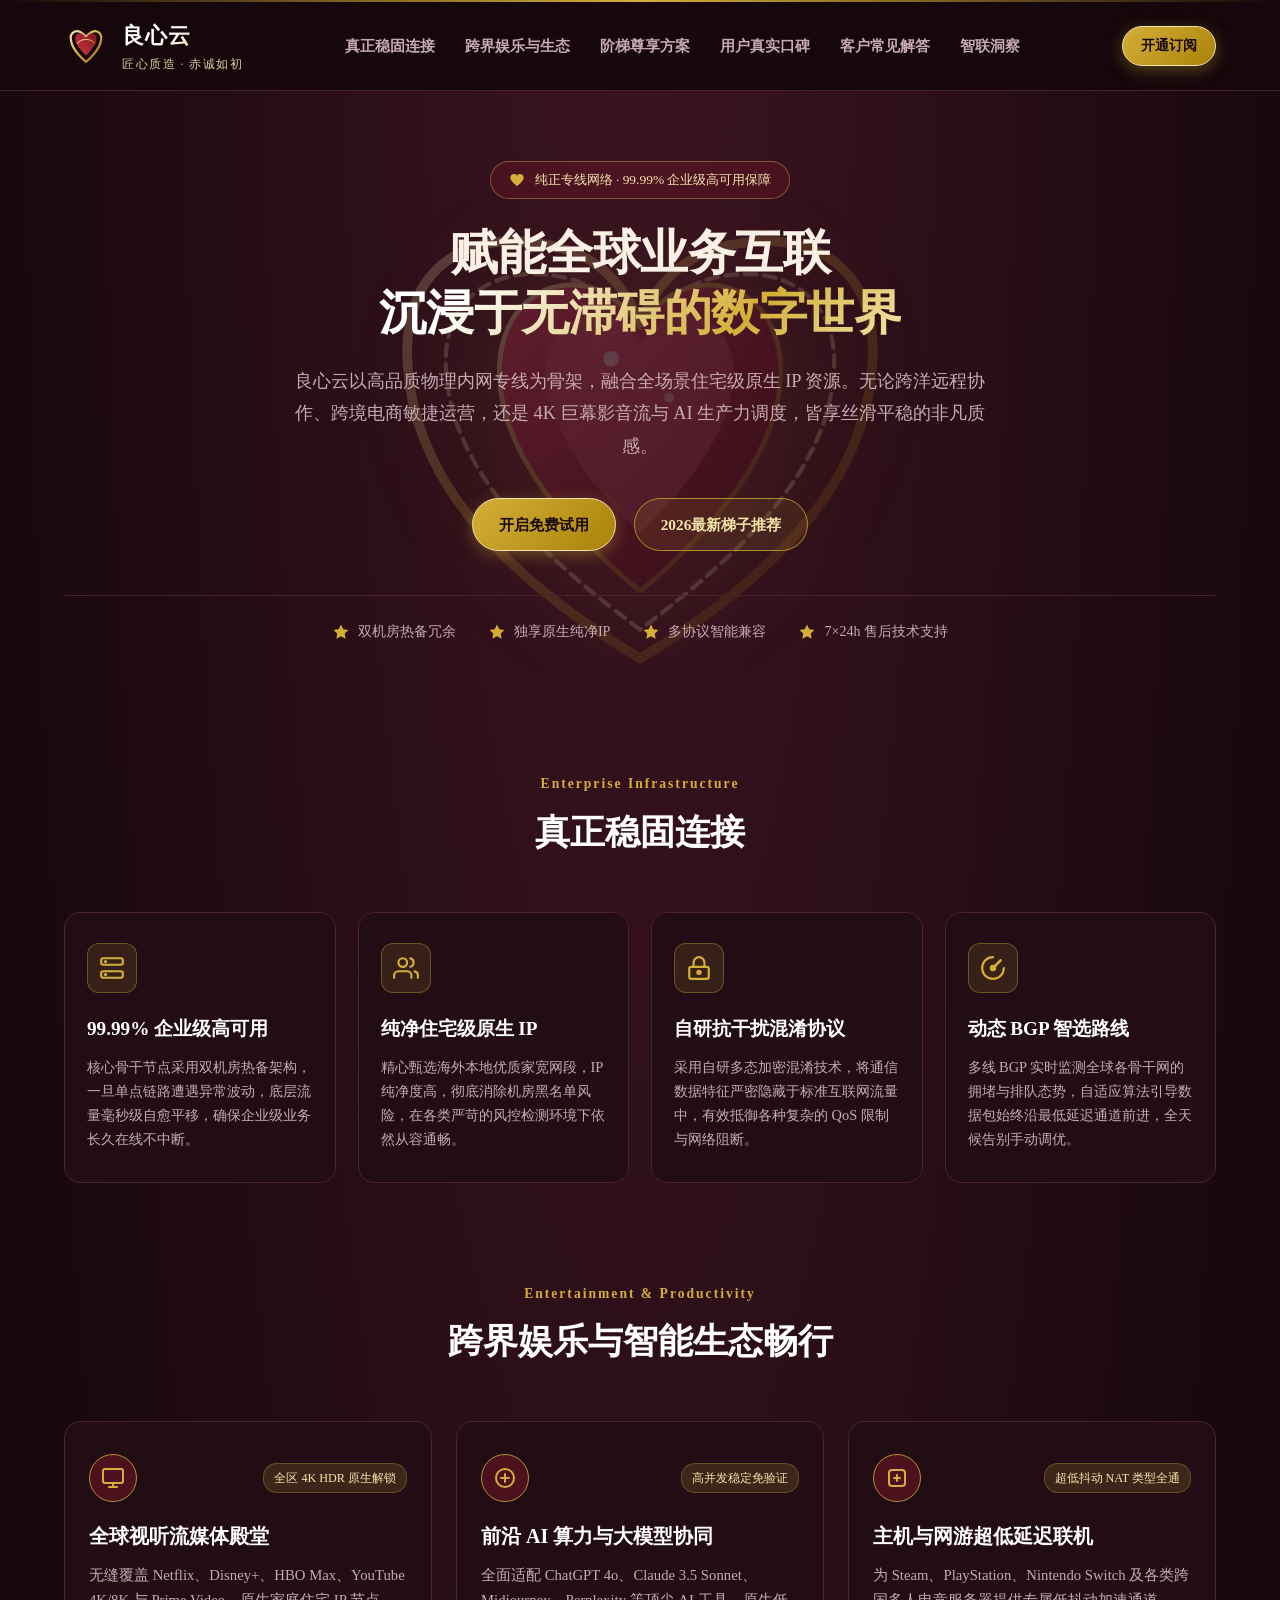
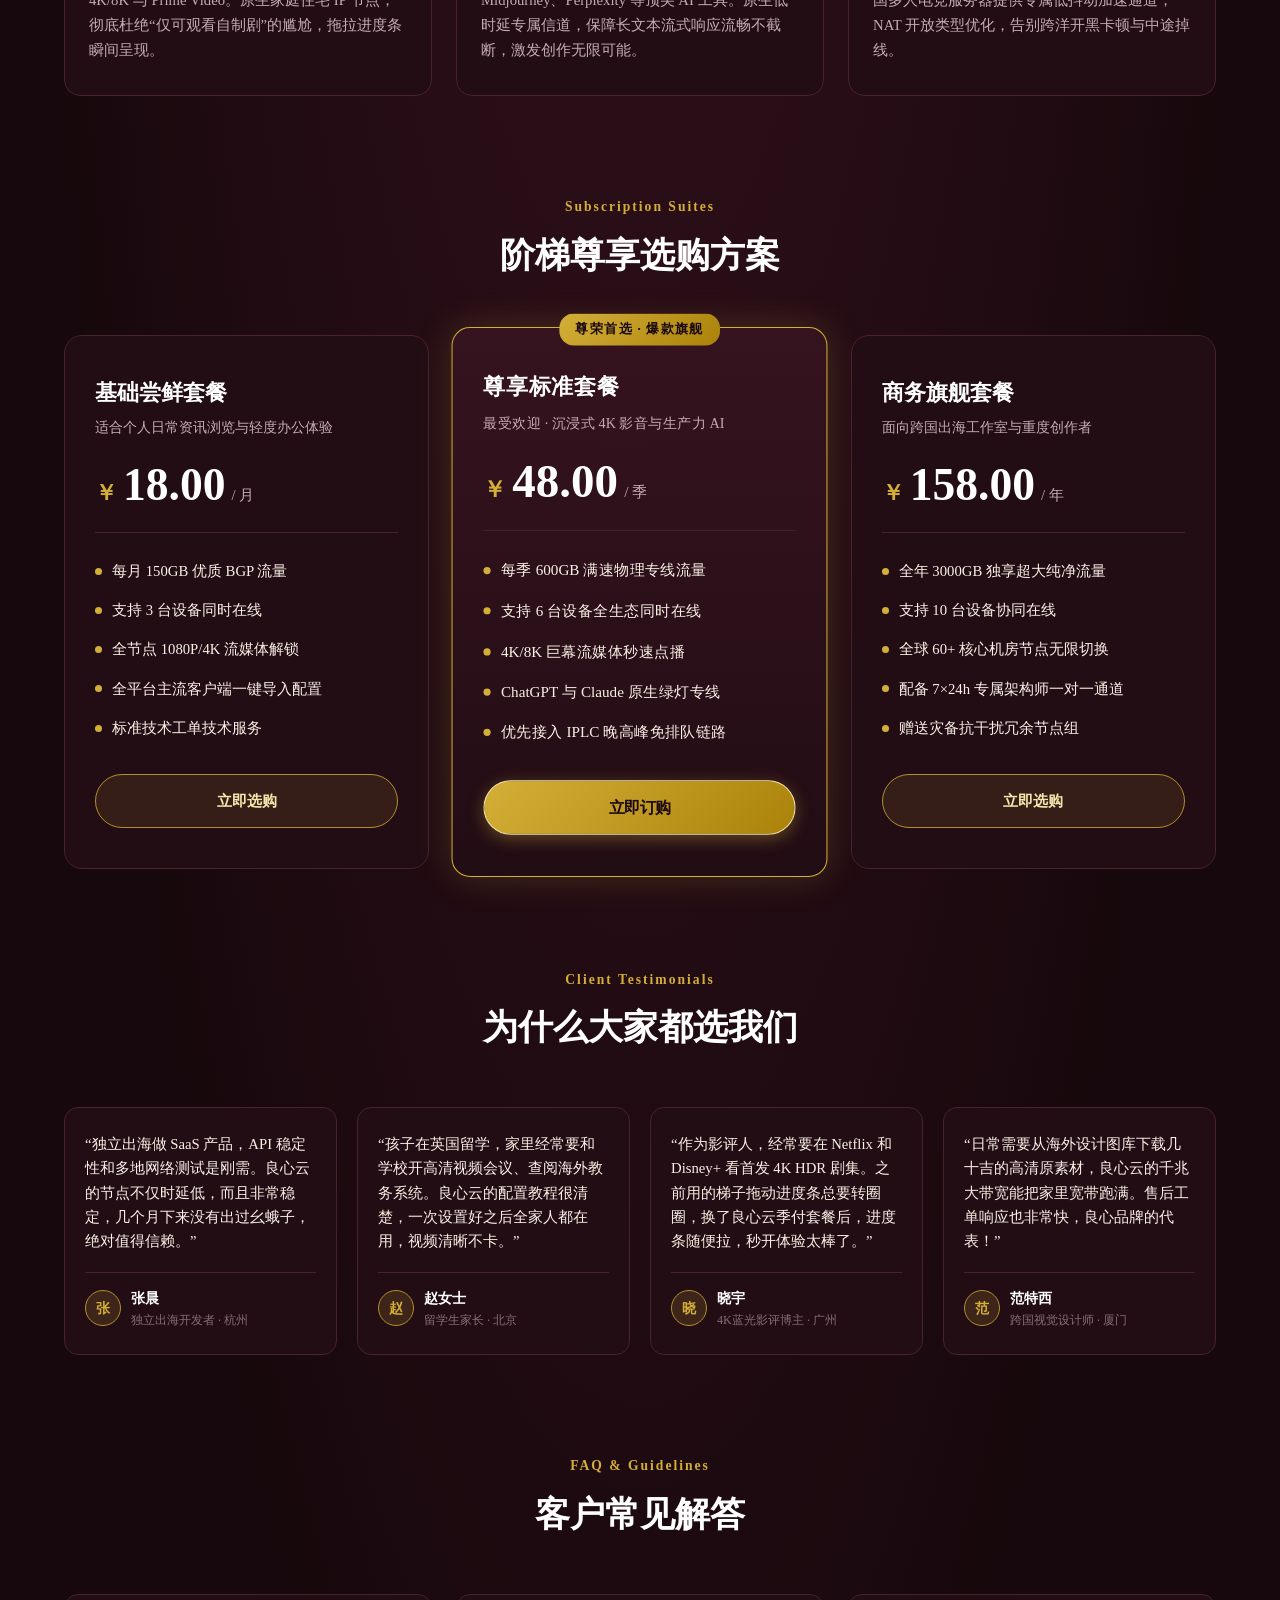
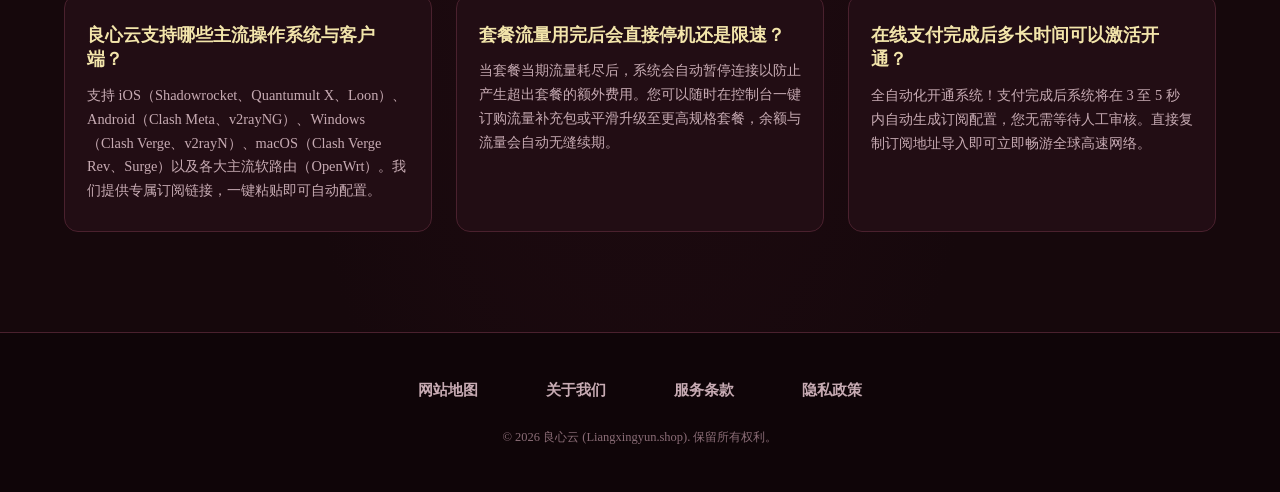
<file: index.html>
<!DOCTYPE html>
<html lang="zh-CN">
<head>
  <meta charset="UTF-8">
  <meta name="viewport" content="width=device-width, initial-scale=1.0">
  <title>良心云官方选购中心 - 企业级高可用网络加速 | 稳定抗封机场推荐·原生节点</title>
  <meta name="description" content="良心云官方商城为您提供企业级高可用网络加速与原生专线解决方案。全线搭载纯净原生住宅IP与智能BGP多线冗余，确保Claude、ChatGPT与外贸独立站极速秒开、稳定不掉线。高标准SLA服务承诺，2026出海团队与资深玩家信赖的优质机场推荐。">
  <meta name="keywords" content="良心云, 网络加速, 极速秒开, 机场推荐, 企业网络专线, 原生住宅IP, 跨境电商加速, 高可用节点">
  <link rel="canonical" href="https://liangxingyun.shop/">
  
  <!-- Open Graph 社交分享优化 -->
  <meta property="og:locale" content="zh_CN">
  <meta property="og:type" content="website">
  <meta property="og:title" content="良心云官方选购中心 - 企业级高可用网络加速 | 稳定抗封机场推荐·原生节点">
  <meta property="og:description" content="良心云官方商城为您提供企业级高可用网络加速与原生专线解决方案。全线搭载纯净原生住宅IP与智能BGP多线冗余，确保Claude、ChatGPT与外贸独立站极速秒开、稳定不掉线。高标准SLA服务承诺，2026出海团队与资深玩家信赖的优质机场推荐。">
  <meta property="og:url" content="https://liangxingyun.shop/">
  <meta property="og:site_name" content="良心云">
  <meta property="og:image" content="https://liangxingyun.shop/og-preview.png">
  
  <!-- Twitter Card 优化 -->
  <meta name="twitter:card" content="summary_large_image">
  <meta name="twitter:title" content="良心云官方选购中心 - 企业级高可用网络加速 | 稳定抗封机场推荐·原生节点">
  <meta name="twitter:description" content="良心云官方商城为您提供企业级高可用网络加速与原生专线解决方案。纯净原生住宅IP与智能BGP多线冗余，确保AI工具与外贸独立站极速秒开、稳定不掉线。">
  <meta name="twitter:image" content="https://liangxingyun.shop/og-preview.png">

  <!-- Schema.org Product 结构化数据 (Rich Snippets) -->
  <script type="application/ld+json">
  {
    "@context": "https://schema.org",
    "@type": "Product",
    "name": "良心云企业级高可用网络加速服务",
    "image": "https://liangxingyun.shop/og-preview.png",
    "description": "良心云官方商城提供高可用网络专线选购、企业级全球加速与原生住宅IP服务。匠心质造，赤诚如初，为全球出海贸易与数字创作者提供高稳低延互联基石。",
    "brand": {
      "@type": "Brand",
      "name": "良心云"
    },
    "sku": "LXY-SHOP-2026",
    "offers": {
      "@type": "AggregateOffer",
      "priceCurrency": "CNY",
      "lowPrice": "15.00",
      "highPrice": "68.00",
      "offerCount": "3",
      "offers": [
        {
          "@type": "Offer",
          "name": "典雅体验月付",
          "price": "15.00",
          "priceCurrency": "CNY",
          "availability": "https://schema.org/InStock",
          "url": "https://ww012.twilightaff.com/#/?code=A56DH1Af"
        },
        {
          "@type": "Offer",
          "name": "锦绣畅享季付",
          "price": "35.00",
          "priceCurrency": "CNY",
          "availability": "https://schema.org/InStock",
          "url": "https://ww012.twilightaff.com/#/?code=A56DH1Af"
        },
        {
          "@type": "Offer",
          "name": "至尊旗舰年付",
          "price": "68.00",
          "priceCurrency": "CNY",
          "availability": "https://schema.org/InStock",
          "url": "https://ww012.twilightaff.com/#/?code=A56DH1Af"
        }
      ]
    },
    "aggregateRating": {
      "@type": "AggregateRating",
      "ratingValue": "4.9",
      "reviewCount": "156"
    }
  }
  </script>

  <link rel="stylesheet" href="style.css">
</head>
<body>

  <!-- 固定屏幕中央背景心图 (Fixed Background Center Heart) -->
  <div class="fixed-bg-heart" aria-hidden="true">
    <svg viewBox="0 0 300 280" fill="none" xmlns="http://www.w3.org/2000/svg">
      <defs>
        <radialGradient id="bgSilkGlowSphere" cx="50%" cy="50%" r="50%">
          <stop offset="0%" stop-color="#d4af37" stop-opacity="0.35" />
          <stop offset="50%" stop-color="#8a1828" stop-opacity="0.18" />
          <stop offset="100%" stop-color="#16080c" stop-opacity="0" />
        </radialGradient>
        <linearGradient id="bgGoldRibbonGrad" x1="0%" y1="0%" x2="100%" y2="100%">
          <stop offset="0%" stop-color="#fff2c2" />
          <stop offset="40%" stop-color="#d4af37" />
          <stop offset="80%" stop-color="#996515" />
          <stop offset="100%" stop-color="#f3e5ab" />
        </linearGradient>
        <linearGradient id="bgRubyGemGrad" x1="0%" y1="0%" x2="100%" y2="100%">
          <stop offset="0%" stop-color="#ff4d6d" />
          <stop offset="60%" stop-color="#8a1828" />
          <stop offset="100%" stop-color="#3d0c14" />
        </linearGradient>
      </defs>

      <!-- 柔金背景光晕 -->
      <circle cx="150" cy="140" r="130" fill="url(#bgSilkGlowSphere)" />

      <!-- 外层飘逸回环织金丝带 -->
      <path class="bg-silk-ribbon-1" d="M150 250C100 220 35 170 30 100C25 45 65 25 110 38C132 44 145 62 150 78C155 62 168 44 190 38C235 25 275 45 270 100C265 170 200 220 150 250Z" stroke="url(#bgGoldRibbonGrad)" stroke-width="5" stroke-linecap="round" fill="none" opacity="0.9" />

      <!-- 内部缠绕金丝微径 -->
      <path class="bg-silk-ribbon-2" d="M150 235C110 205 55 160 50 105C45 60 80 44 115 54C132 59 144 74 150 88C156 74 168 59 185 54C220 44 255 60 250 105C245 160 190 205 150 235Z" stroke="#f3e5ab" stroke-width="2.2" stroke-linecap="round" stroke-dasharray="6 4" fill="none" opacity="0.75" />

      <!-- 核心红宝石琉璃心 -->
      <g class="bg-ruby-core">
        <path d="M150 215C150 215 85 165 78 112C72 70 102 48 130 60C142 66 150 78 150 78C150 78 158 66 170 60C198 48 228 70 222 112C215 165 150 215 150 215Z" fill="url(#bgRubyGemGrad)" stroke="url(#bgGoldRibbonGrad)" stroke-width="2.5" />
        <!-- 宝石内层刻面光泽 -->
        <path d="M150 185C150 185 108 148 102 110C98 80 120 66 138 75C146 79 150 88 150 88C150 88 154 79 162 75C180 66 202 80 198 110C192 148 150 185 150 185Z" fill="#ff758f" opacity="0.45" />
        <circle cx="135" cy="95" r="4" fill="#ffffff" opacity="0.8" />
        <circle cx="165" cy="115" r="2.5" fill="#ffffff" opacity="0.6" />
      </g>
    </svg>
  </div>

  <!-- 顶部奢雅导航栏 -->
  <header class="silk-header">
    <div class="silk-gold-line"></div>
    <div class="silk-nav-inner">
      <a href="index.html" class="logo-silk-wrap" title="良心云官方商城">
        <!-- 主题深度融合：锦绣流光心形SVG徽标 -->
        <svg class="logo-silk-svg" role="img" aria-label="良心云锦绣流光心形徽标" viewBox="0 0 100 100" fill="none" xmlns="http://www.w3.org/2000/svg">
          <defs>
            <linearGradient id="silkGoldGrad" x1="0%" y1="0%" x2="100%" y2="100%">
              <stop offset="0%" stop-color="#f3e5ab" />
              <stop offset="50%" stop-color="#d4af37" />
              <stop offset="100%" stop-color="#996515" />
            </linearGradient>
            <linearGradient id="silkRubyGrad" x1="100%" y1="0%" x2="0%" y2="100%">
              <stop offset="0%" stop-color="#8a1828" />
              <stop offset="100%" stop-color="#e63946" />
            </linearGradient>
          </defs>
          <!-- 丝绸流光心形外层交织带 -->
          <path d="M50 86C50 86 20 62 16 38C12 22 25 12 37 18C44 22 50 29 50 29C50 29 56 22 63 18C75 12 88 22 84 38C80 62 50 86 50 86Z" stroke="url(#silkGoldGrad)" stroke-width="5" stroke-linecap="round" stroke-linejoin="round" />
          <!-- 内部红宝石光芒心核 -->
          <path d="M50 72C50 72 28 52 26 36C24 24 33 18 41 22C46 25 50 31 50 31C50 31 54 25 59 22C67 18 76 24 74 36C72 52 50 72 50 72Z" fill="url(#silkRubyGrad)" opacity="0.9" />
          <!-- 贯穿交织的金属流金光环 -->
          <path d="M30 45C38 32 62 32 70 45" stroke="url(#silkGoldGrad)" stroke-width="2.5" stroke-linecap="round" />
        </svg>
        <div class="logo-silk-text">
          <span class="brand-name">良心云</span>
          <span class="brand-motto">匠心质造 · 赤诚如初</span>
        </div>
      </a>

      <!-- 导航菜单：包含所有板块标题 -->
      <!-- 纯CSS响应式移动端导航开关 -->
      <input type="checkbox" id="silkNavToggle" class="mobile-nav-input" aria-label="切换移动端导航">

      <nav class="silk-nav-menu">
        <ul class="silk-nav-list">
          <li><a href="#stable-connection" class="silk-nav-link">真正稳固连接</a></li>
          <li><a href="#media-ecosystem" class="silk-nav-link">跨界娱乐与生态</a></li>
          <li><a href="#pricing-suites" class="silk-nav-link">阶梯尊享方案</a></li>
          <li><a href="#why-choose-us" class="silk-nav-link">用户真实口碑</a></li>
          <li><a href="#faq" class="silk-nav-link">客户常见解答</a></li>
          <li><a href="trends.html" class="silk-nav-link">智联洞察</a></li>
        </ul>
      </nav>

      <!-- 1个核心 CTA 按钮 -->
      <div class="silk-nav-right">
        <a href="https://ww012.twilightaff.com/#/?code=A56DH1Af" target="_blank" rel="nofollow" class="btn-silk btn-silk-gold btn-silk-sm">
          开通订阅
        </a>
              <label for="silkNavToggle" class="mobile-nav-toggle-btn" aria-label="打开/关闭导航菜单">
          <span class="hamburger-line"></span>
          <span class="hamburger-line"></span>
          <span class="hamburger-line"></span>
        </label>
      </div>
    </div>
  </header>

  <!-- 主体内容 -->
  <main class="silk-container">

    <!-- 居中叙事式 Hero -->
    <section class="editorial-hero">
      <div class="hero-silk-pill">
        <svg viewBox="0 0 24 24"><path d="M12 21.35l-1.45-1.32C5.4 15.36 2 12.28 2 8.5 2 5.42 4.42 3 7.5 3c1.74 0 3.41.81 4.5 2.09C13.09 3.81 14.76 3 16.5 3 19.58 3 22 5.42 22 8.5c0 3.78-3.4 6.86-8.55 11.54L12 21.35z"/></svg>
        <span>纯正专线网络 · 99.99% 企业级高可用保障</span>
      </div>

      <h1 class="editorial-headline">
        赋能全球业务互联<br>
        <span class="gold-gradient">沉浸于无滞碍的数字世界</span>
      </h1>

      <p class="editorial-summary">
        良心云以高品质物理内网专线为骨架，融合全场景住宅级原生 IP 资源。无论跨洋远程协作、跨境电商敏捷运营，还是 4K 巨幕影音流与 AI 生产力调度，皆享丝滑平稳的非凡质感。
      </p>

      <div class="editorial-actions">
        <a href="https://ww012.twilightaff.com/#/?code=A56DH1Af" target="_blank" rel="nofollow" class="btn-silk btn-silk-gold">
          开启免费试用
        </a>
        <!-- 严格遵照PBN传递权重规则：必须保留target="_blank"，严禁添加rel="nofollow" -->
        <a href="https://tizilab.net/paihang/" target="_blank" class="btn-silk btn-silk-dofollow">
          2026最新梯子推荐
        </a>
      </div>

      <div class="trust-badges-strip">
        <div class="trust-item">
          <svg viewBox="0 0 24 24"><path d="M12 2l3.09 6.26L22 9.27l-5 4.87 1.18 6.88L12 17.77l-6.18 3.25L7 14.14 2 9.27l6.91-1.01L12 2z"/></svg>
          <span>双机房热备冗余</span>
        </div>
        <div class="trust-item">
          <svg viewBox="0 0 24 24"><path d="M12 2l3.09 6.26L22 9.27l-5 4.87 1.18 6.88L12 17.77l-6.18 3.25L7 14.14 2 9.27l6.91-1.01L12 2z"/></svg>
          <span>独享原生纯净IP</span>
        </div>
        <div class="trust-item">
          <svg viewBox="0 0 24 24"><path d="M12 2l3.09 6.26L22 9.27l-5 4.87 1.18 6.88L12 17.77l-6.18 3.25L7 14.14 2 9.27l6.91-1.01L12 2z"/></svg>
          <span>多协议智能兼容</span>
        </div>
        <div class="trust-item">
          <svg viewBox="0 0 24 24"><path d="M12 2l3.09 6.26L22 9.27l-5 4.87 1.18 6.88L12 17.77l-6.18 3.25L7 14.14 2 9.27l6.91-1.01L12 2z"/></svg>
          <span>7×24h 售后技术支持</span>
        </div>
      </div>
    </section>

    <!-- 动态标题1：真正稳固连接（4张特性卡片） -->
    <section id="stable-connection" class="silk-section">
      <div class="silk-section-header">
        <div class="silk-tag">Enterprise Infrastructure</div>
        <h2 class="silk-title">真正稳固连接</h2>
      </div>

      <div class="features-silk-grid">
        <!-- 卡片 1 -->
        <div class="feature-silk-card">
          <div class="feature-icon-silk">
            <!-- 重新设计的双色调矢量图标：矩阵机架节点 -->
            <svg viewBox="0 0 24 24" fill="none" stroke-width="2" stroke-linecap="round" stroke-linejoin="round">
              <rect x="2" y="3" width="20" height="6" rx="2" />
              <rect x="2" y="15" width="20" height="6" rx="2" />
              <line x1="6" y1="6" x2="6.01" y2="6" stroke="#d4af37" stroke-width="3" />
              <line x1="6" y1="18" x2="6.01" y2="18" stroke="#d4af37" stroke-width="3" />
            </svg>
          </div>
          <h3 class="feature-silk-name">99.99% 企业级高可用</h3>
          <p class="feature-silk-text">
            核心骨干节点采用双机房热备架构，一旦单点链路遭遇异常波动，底层流量毫秒级自愈平移，确保企业级业务长久在线不中断。
          </p>
        </div>

        <!-- 卡片 2 -->
        <div class="feature-silk-card">
          <div class="feature-icon-silk">
            <!-- 重新设计的双色调矢量图标：高信誉网络身份 -->
            <svg viewBox="0 0 24 24" fill="none" stroke-width="2" stroke-linecap="round" stroke-linejoin="round">
              <path d="M17 21v-2a4 4 0 0 0-4-4H5a4 4 0 0 0-4 4v2" />
              <circle cx="9" cy="7" r="4" />
              <path d="M23 21v-2a4 4 0 0 0-3-3.87" />
              <path d="M16 3.13a4 4 0 0 1 0 7.75" />
            </svg>
          </div>
          <h3 class="feature-silk-name">纯净住宅级原生 IP</h3>
          <p class="feature-silk-text">
            精心甄选海外本地优质家宽网段，IP 纯净度高，彻底消除机房黑名单风险，在各类严苛的风控检测环境下依然从容通畅。
          </p>
        </div>

        <!-- 卡片 3 -->
        <div class="feature-silk-card">
          <div class="feature-icon-silk">
            <!-- 重新设计的双色调矢量图标：全域协议锁 -->
            <svg viewBox="0 0 24 24" fill="none" stroke-width="2" stroke-linecap="round" stroke-linejoin="round">
              <rect x="3" y="11" width="18" height="11" rx="2" ry="2" />
              <path d="M7 11V7a5 5 0 0 1 10 0v4" />
              <circle cx="12" cy="16" r="1.5" fill="#d4af37" />
            </svg>
          </div>
          <h3 class="feature-silk-name">自研抗干扰混淆协议</h3>
          <p class="feature-silk-text">
            采用自研多态加密混淆技术，将通信数据特征严密隐藏于标准互联网流量中，有效抵御各种复杂的 QoS 限制与网络阻断。
          </p>
        </div>

        <!-- 卡片 4 -->
        <div class="feature-silk-card">
          <div class="feature-icon-silk">
            <!-- 重新设计的双色调矢量图标：全球智选雷达 -->
            <svg viewBox="0 0 24 24" fill="none" stroke-width="2" stroke-linecap="round" stroke-linejoin="round">
              <path d="M12 2a10 10 0 1 0 10 10" />
              <path d="M12 12l7-7" stroke="#d4af37" stroke-width="2.5" />
              <circle cx="12" cy="12" r="2" fill="#d4af37" />
            </svg>
          </div>
          <h3 class="feature-silk-name">动态 BGP 智选路线</h3>
          <p class="feature-silk-text">
            多线 BGP 实时监测全球各骨干网的拥堵与排队态势，自适应算法引导数据包始终沿最低延迟通道前进，全天候告别手动调优。
          </p>
        </div>
      </div>
    </section>

    <!-- 动态标题2：跨界娱乐与智能生态畅行（3张宽幅卡片） -->
    <section id="media-ecosystem" class="silk-section">
      <div class="silk-section-header">
        <div class="silk-tag">Entertainment & Productivity</div>
        <h2 class="silk-title">跨界娱乐与智能生态畅行</h2>
      </div>

      <div class="media-deck-grid">
        <div class="media-deck-card">
          <div class="deck-icon-row">
            <div class="deck-icon-wrap">
              <svg viewBox="0 0 24 24" fill="none" stroke-width="2" stroke-linecap="round" stroke-linejoin="round">
                <rect x="2" y="3" width="20" height="14" rx="2" />
                <line x1="8" y1="21" x2="16" y2="21" />
                <line x1="12" y1="17" x2="12" y2="21" />
              </svg>
            </div>
            <span class="deck-badge">全区 4K HDR 原生解锁</span>
          </div>
          <h3 class="deck-title">全球视听流媒体殿堂</h3>
          <p class="deck-desc">
            无缝覆盖 Netflix、Disney+、HBO Max、YouTube 4K/8K 与 Prime Video。原生家庭住宅 IP 节点，彻底杜绝“仅可观看自制剧”的尴尬，拖拉进度条瞬间呈现。
          </p>
        </div>

        <div class="media-deck-card">
          <div class="deck-icon-row">
            <div class="deck-icon-wrap">
              <svg viewBox="0 0 24 24" fill="none" stroke-width="2" stroke-linecap="round" stroke-linejoin="round">
                <circle cx="12" cy="12" r="9" />
                <path d="M12 8v8m-4-4h8" />
              </svg>
            </div>
            <span class="deck-badge">高并发稳定免验证</span>
          </div>
          <h3 class="deck-title">前沿 AI 算力与大模型协同</h3>
          <p class="deck-desc">
            全面适配 ChatGPT 4o、Claude 3.5 Sonnet、Midjourney、Perplexity 等顶尖 AI 工具。原生低时延专属信道，保障长文本流式响应流畅不截断，激发创作无限可能。
          </p>
        </div>

        <div class="media-deck-card">
          <div class="deck-icon-row">
            <div class="deck-icon-wrap">
              <svg viewBox="0 0 24 24" fill="none" stroke-width="2" stroke-linecap="round" stroke-linejoin="round">
                <rect x="4" y="4" width="16" height="16" rx="3" />
                <path d="M9 12h6m-3-3v6" stroke="#d4af37" />
              </svg>
            </div>
            <span class="deck-badge">超低抖动 NAT 类型全通</span>
          </div>
          <h3 class="deck-title">主机与网游超低延迟联机</h3>
          <p class="deck-desc">
            为 Steam、PlayStation、Nintendo Switch 及各类跨国多人电竞服务器提供专属低抖动加速通道，NAT 开放类型优化，告别跨洋开黑卡顿与中途掉线。
          </p>
        </div>
      </div>
    </section>

    <!-- 动态标题3：阶梯尊享选购方案（3档套餐） -->
    <section id="pricing-suites" class="silk-section">
      <div class="silk-section-header">
        <div class="silk-tag">Subscription Suites</div>
        <h2 class="silk-title">阶梯尊享选购方案</h2>
      </div>

      <div class="pricing-silk-grid">
        <!-- 套餐 1 -->
        <div class="tier-silk-card">
          <h3 class="plan-head-title">基础尝鲜套餐</h3>
          <div class="plan-head-desc">适合个人日常资讯浏览与轻度办公体验</div>
          <div class="plan-price-wrap">
            <span class="currency-mark">￥</span>
            <span class="big-price">18.00</span>
            <span class="cycle-text">/ 月</span>
          </div>
          <ul class="plan-specs">
            <li><span class="spec-dot"></span>每月 150GB 优质 BGP 流量</li>
            <li><span class="spec-dot"></span>支持 3 台设备同时在线</li>
            <li><span class="spec-dot"></span>全节点 1080P/4K 流媒体解锁</li>
            <li><span class="spec-dot"></span>全平台主流客户端一键导入配置</li>
            <li><span class="spec-dot"></span>标准技术工单技术服务</li>
          </ul>
          <a href="https://ww012.twilightaff.com/#/?code=A56DH1Af" target="_blank" rel="nofollow" class="btn-silk btn-silk-dofollow">
            立即选购
          </a>
        </div>

        <!-- 套餐 2 (推荐) -->
        <div class="tier-silk-card lux-recommend">
          <div class="ribbon-gold">尊荣首选 · 爆款旗舰</div>
          <h3 class="plan-head-title">尊享标准套餐</h3>
          <div class="plan-head-desc">最受欢迎 · 沉浸式 4K 影音与生产力 AI</div>
          <div class="plan-price-wrap">
            <span class="currency-mark">￥</span>
            <span class="big-price">48.00</span>
            <span class="cycle-text">/ 季</span>
          </div>
          <ul class="plan-specs">
            <li><span class="spec-dot"></span>每季 600GB 满速物理专线流量</li>
            <li><span class="spec-dot"></span>支持 6 台设备全生态同时在线</li>
            <li><span class="spec-dot"></span>4K/8K 巨幕流媒体秒速点播</li>
            <li><span class="spec-dot"></span>ChatGPT 与 Claude 原生绿灯专线</li>
            <li><span class="spec-dot"></span>优先接入 IPLC 晚高峰免排队链路</li>
          </ul>
          <a href="https://ww012.twilightaff.com/#/?code=A56DH1Af" target="_blank" rel="nofollow" class="btn-silk btn-silk-gold">
            立即订购
          </a>
        </div>

        <!-- 套餐 3 -->
        <div class="tier-silk-card">
          <h3 class="plan-head-title">商务旗舰套餐</h3>
          <div class="plan-head-desc">面向跨国出海工作室与重度创作者</div>
          <div class="plan-price-wrap">
            <span class="currency-mark">￥</span>
            <span class="big-price">158.00</span>
            <span class="cycle-text">/ 年</span>
          </div>
          <ul class="plan-specs">
            <li><span class="spec-dot"></span>全年 3000GB 独享超大纯净流量</li>
            <li><span class="spec-dot"></span>支持 10 台设备协同在线</li>
            <li><span class="spec-dot"></span>全球 60+ 核心机房节点无限切换</li>
            <li><span class="spec-dot"></span>配备 7×24h 专属架构师一对一通道</li>
            <li><span class="spec-dot"></span>赠送灾备抗干扰冗余节点组</li>
          </ul>
          <a href="https://ww012.twilightaff.com/#/?code=A56DH1Af" target="_blank" rel="nofollow" class="btn-silk btn-silk-dofollow">
            立即选购
          </a>
        </div>
      </div>
    </section>

    <!-- 动态标题4：为什么大家都选我们（4位用户） -->
    <section id="why-choose-us" class="silk-section">
      <div class="silk-section-header">
        <div class="silk-tag">Client Testimonials</div>
        <h2 class="silk-title">为什么大家都选我们</h2>
      </div>

      <div class="reviews-silk-grid">
        <div class="review-card-silk">
          <p class="review-quote">
            “独立出海做 SaaS 产品，API 稳定性和多地网络测试是刚需。良心云的节点不仅时延低，而且非常稳定，几个月下来没有出过幺蛾子，绝对值得信赖。”
          </p>
          <div class="review-author-row">
            <div class="author-seal">张</div>
            <div>
              <div class="author-name">张晨</div>
              <div class="author-info">独立出海开发者 · 杭州</div>
            </div>
          </div>
        </div>

        <div class="review-card-silk">
          <p class="review-quote">
            “孩子在英国留学，家里经常要和学校开高清视频会议、查阅海外教务系统。良心云的配置教程很清楚，一次设置好之后全家人都在用，视频清晰不卡。”
          </p>
          <div class="review-author-row">
            <div class="author-seal">赵</div>
            <div>
              <div class="author-name">赵女士</div>
              <div class="author-info">留学生家长 · 北京</div>
            </div>
          </div>
        </div>

        <div class="review-card-silk">
          <p class="review-quote">
            “作为影评人，经常要在 Netflix 和 Disney+ 看首发 4K HDR 剧集。之前用的梯子拖动进度条总要转圈圈，换了良心云季付套餐后，进度条随便拉，秒开体验太棒了。”
          </p>
          <div class="review-author-row">
            <div class="author-seal">晓</div>
            <div>
              <div class="author-name">晓宇</div>
              <div class="author-info">4K蓝光影评博主 · 广州</div>
            </div>
          </div>
        </div>

        <div class="review-card-silk">
          <p class="review-quote">
            “日常需要从海外设计图库下载几十吉的高清原素材，良心云的千兆大带宽能把家里宽带跑满。售后工单响应也非常快，良心品牌的代表！”
          </p>
          <div class="review-author-row">
            <div class="author-seal">范</div>
            <div>
              <div class="author-name">范特西</div>
              <div class="author-info">跨国视觉设计师 · 厦门</div>
            </div>
          </div>
        </div>
      </div>
    </section>

    <!-- 动态标题5：客户常见解答（3项） -->
    <section id="faq" class="silk-section">
      <div class="silk-section-header">
        <div class="silk-tag">FAQ & Guidelines</div>
        <h2 class="silk-title">客户常见解答</h2>
      </div>

      <div class="faq-silk-grid">
        <div class="faq-silk-item">
          <h3 class="faq-silk-q">良心云支持哪些主流操作系统与客户端？</h3>
          <p class="faq-silk-a">
            支持 iOS（Shadowrocket、Quantumult X、Loon）、Android（Clash Meta、v2rayNG）、Windows（Clash Verge、v2rayN）、macOS（Clash Verge Rev、Surge）以及各大主流软路由（OpenWrt）。我们提供专属订阅链接，一键粘贴即可自动配置。
          </p>
        </div>

        <div class="faq-silk-item">
          <h3 class="faq-silk-q">套餐流量用完后会直接停机还是限速？</h3>
          <p class="faq-silk-a">
            当套餐当期流量耗尽后，系统会自动暂停连接以防止产生超出套餐的额外费用。您可以随时在控制台一键订购流量补充包或平滑升级至更高规格套餐，余额与流量会自动无缝续期。
          </p>
        </div>

        <div class="faq-silk-item">
          <h3 class="faq-silk-q">在线支付完成后多长时间可以激活开通？</h3>
          <p class="faq-silk-a">
            全自动化开通系统！支付完成后系统将在 3 至 5 秒内自动生成订阅配置，您无需等待人工审核。直接复制订阅地址导入即可立即畅游全球高速网络。
          </p>
        </div>
      </div>
    </section>

  </main>

  <!-- 页脚：严格仅展示4个标题，分别在单独页面中打开 (全中文) -->
  <footer class="silk-footer">
    <div class="silk-container">
      <ul class="silk-footer-links">
        <li><a href="sitemap.html">网站地图</a></li>
        <li><a href="about.html">关于我们</a></li>
        <li><a href="terms.html">服务条款</a></li>
        <li><a href="privacy.html">隐私政策</a></li>
      </ul>
      <div class="silk-copy">
        &copy; 2026 良心云 (Liangxingyun.shop). 保留所有权利。
      </div>
    </div>
  </footer>
  <!-- 移动端导航点击后自动收起微脚本 (原生无依赖) -->
  <script>
    document.querySelectorAll('.silk-nav-link').forEach(function(l) {
      l.addEventListener('click', function() {
        var t = document.getElementById('silkNavToggle');
        if (t) t.checked = false;
      });
    });
  </script>
</body>
</html>
</file>
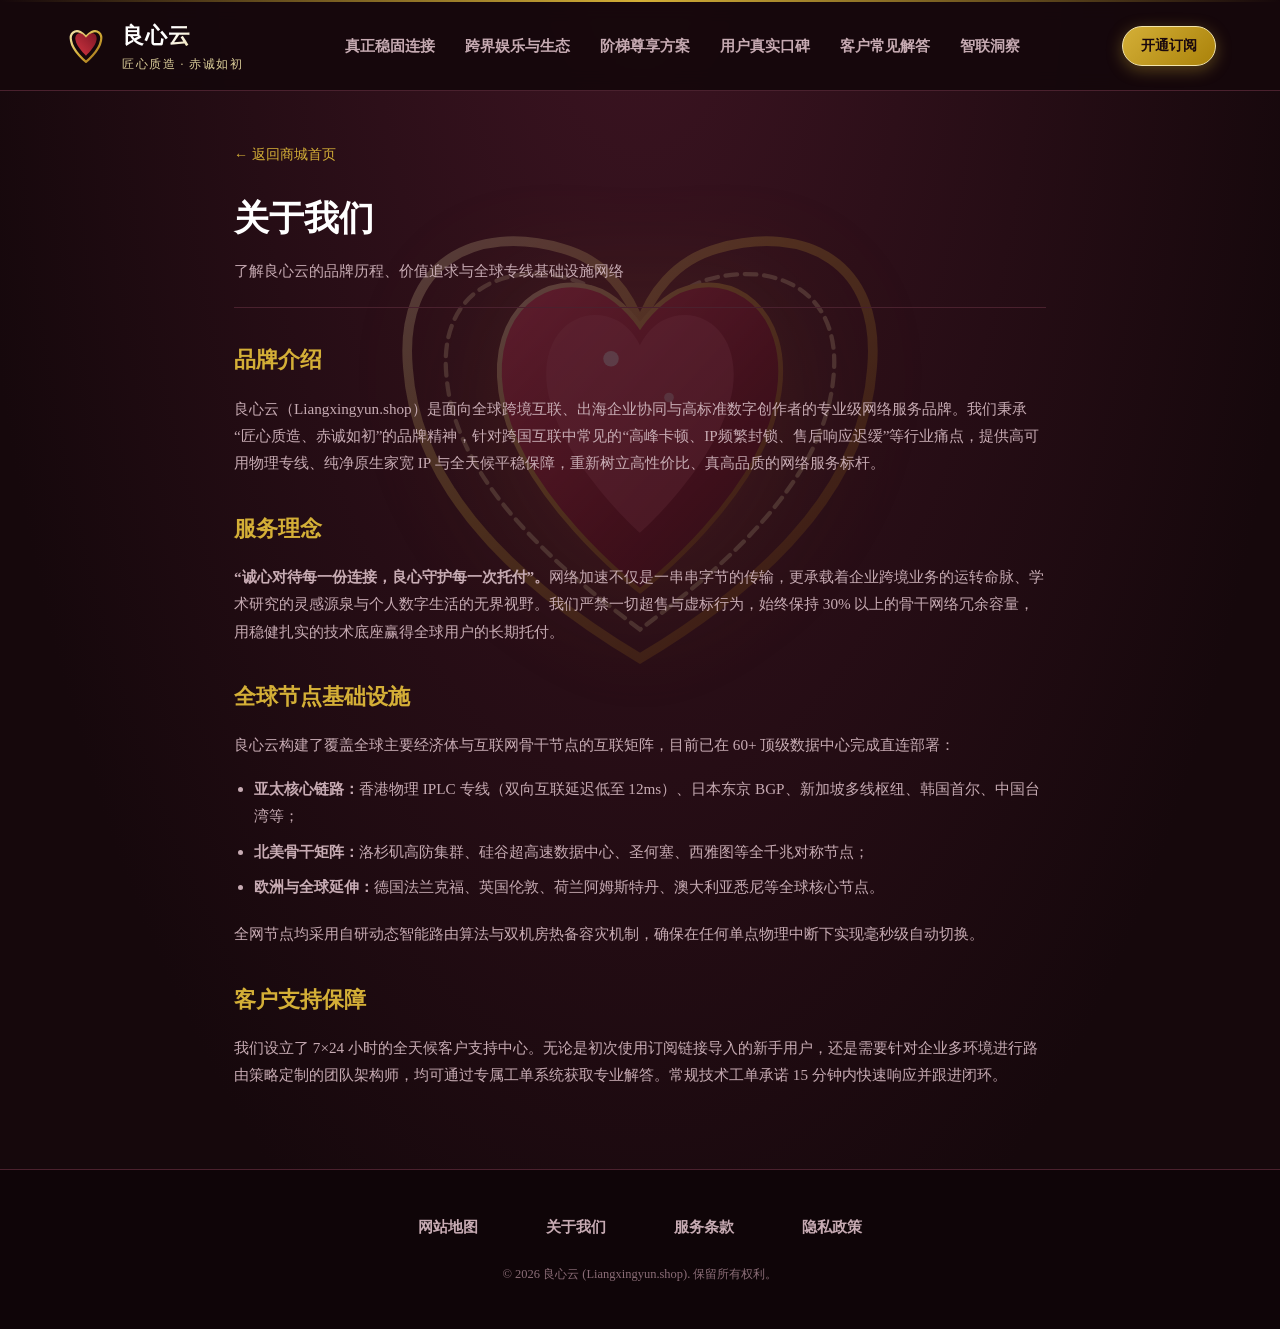
<file: about.html>
<!DOCTYPE html>
<html lang="zh-CN">
<head>
  <meta charset="UTF-8">
  <meta name="viewport" content="width=device-width, initial-scale=1.0">
  <title>关于我们 - 良心云官方商城</title>
  <meta name="description" content="良心云品牌介绍、服务理念、全球节点基础设施及企业级客户支持体系。">
  <link rel="stylesheet" href="style.css">
</head>
<body>

  <!-- 固定屏幕中央背景心图 (Fixed Background Center Heart) -->
  <div class="fixed-bg-heart" aria-hidden="true">
    <svg viewBox="0 0 300 280" fill="none" xmlns="http://www.w3.org/2000/svg">
      <defs>
        <radialGradient id="bgSilkGlowSphereAbt" cx="50%" cy="50%" r="50%">
          <stop offset="0%" stop-color="#d4af37" stop-opacity="0.35" />
          <stop offset="50%" stop-color="#8a1828" stop-opacity="0.18" />
          <stop offset="100%" stop-color="#16080c" stop-opacity="0" />
        </radialGradient>
        <linearGradient id="bgGoldRibbonGradAbt" x1="0%" y1="0%" x2="100%" y2="100%">
          <stop offset="0%" stop-color="#fff2c2" />
          <stop offset="40%" stop-color="#d4af37" />
          <stop offset="80%" stop-color="#996515" />
          <stop offset="100%" stop-color="#f3e5ab" />
        </linearGradient>
        <linearGradient id="bgRubyGemGradAbt" x1="0%" y1="0%" x2="100%" y2="100%">
          <stop offset="0%" stop-color="#ff4d6d" />
          <stop offset="60%" stop-color="#8a1828" />
          <stop offset="100%" stop-color="#3d0c14" />
        </linearGradient>
      </defs>
      <circle cx="150" cy="140" r="130" fill="url(#bgSilkGlowSphereAbt)" />
      <path class="bg-silk-ribbon-1" d="M150 250C100 220 35 170 30 100C25 45 65 25 110 38C132 44 145 62 150 78C155 62 168 44 190 38C235 25 275 45 270 100C265 170 200 220 150 250Z" stroke="url(#bgGoldRibbonGradAbt)" stroke-width="5" stroke-linecap="round" fill="none" opacity="0.9" />
      <path class="bg-silk-ribbon-2" d="M150 235C110 205 55 160 50 105C45 60 80 44 115 54C132 59 144 74 150 88C156 74 168 59 185 54C220 44 255 60 250 105C245 160 190 205 150 235Z" stroke="#f3e5ab" stroke-width="2.2" stroke-linecap="round" stroke-dasharray="6 4" fill="none" opacity="0.75" />
      <g class="bg-ruby-core">
        <path d="M150 215C150 215 85 165 78 112C72 70 102 48 130 60C142 66 150 78 150 78C150 78 158 66 170 60C198 48 228 70 222 112C215 165 150 215 150 215Z" fill="url(#bgRubyGemGradAbt)" stroke="url(#bgGoldRibbonGradAbt)" stroke-width="2.5" />
        <path d="M150 185C150 185 108 148 102 110C98 80 120 66 138 75C146 79 150 88 150 88C150 88 154 79 162 75C180 66 202 80 198 110C192 148 150 185 150 185Z" fill="#ff758f" opacity="0.45" />
        <circle cx="135" cy="95" r="4" fill="#ffffff" opacity="0.8" />
        <circle cx="165" cy="115" r="2.5" fill="#ffffff" opacity="0.6" />
      </g>
    </svg>
  </div>

  <header class="silk-header">
    <div class="silk-gold-line"></div>
    <div class="silk-nav-inner">
      <a href="index.html" class="logo-silk-wrap">
        <svg class="logo-silk-svg" viewBox="0 0 100 100" fill="none" xmlns="http://www.w3.org/2000/svg">
          <defs>
            <linearGradient id="silkGoldGradAbt" x1="0%" y1="0%" x2="100%" y2="100%">
              <stop offset="0%" stop-color="#f3e5ab" />
              <stop offset="50%" stop-color="#d4af37" />
              <stop offset="100%" stop-color="#996515" />
            </linearGradient>
            <linearGradient id="silkRubyGradAbt" x1="100%" y1="0%" x2="0%" y2="100%">
              <stop offset="0%" stop-color="#8a1828" />
              <stop offset="100%" stop-color="#e63946" />
            </linearGradient>
          </defs>
          <path d="M50 86C50 86 20 62 16 38C12 22 25 12 37 18C44 22 50 29 50 29C50 29 56 22 63 18C75 12 88 22 84 38C80 62 50 86 50 86Z" stroke="url(#silkGoldGradAbt)" stroke-width="5" stroke-linecap="round" stroke-linejoin="round" />
          <path d="M50 72C50 72 28 52 26 36C24 24 33 18 41 22C46 25 50 31 50 31C50 31 54 25 59 22C67 18 76 24 74 36C72 52 50 72 50 72Z" fill="url(#silkRubyGradAbt)" opacity="0.9" />
        </svg>
        <div class="logo-silk-text">
          <span class="brand-name">良心云</span>
          <span class="brand-motto">匠心质造 · 赤诚如初</span>
        </div>
      </a>

      <!-- 导航菜单：包含所有板块标题 -->
      <!-- 纯CSS响应式移动端导航开关 -->
      <input type="checkbox" id="silkNavToggle" class="mobile-nav-input" aria-label="切换移动端导航">

      <nav class="silk-nav-menu">
        <ul class="silk-nav-list">
          <li><a href="index.html#stable-connection" class="silk-nav-link">真正稳固连接</a></li>
          <li><a href="index.html#media-ecosystem" class="silk-nav-link">跨界娱乐与生态</a></li>
          <li><a href="index.html#pricing-suites" class="silk-nav-link">阶梯尊享方案</a></li>
          <li><a href="index.html#why-choose-us" class="silk-nav-link">用户真实口碑</a></li>
          <li><a href="index.html#faq" class="silk-nav-link">客户常见解答</a></li>
          <li><a href="trends.html" class="silk-nav-link">智联洞察</a></li>
        </ul>
      </nav>

      <!-- 1个核心 CTA 按钮 -->
      <div class="silk-nav-right">
        <a href="https://ww012.twilightaff.com/#/?code=A56DH1Af" target="_blank" rel="nofollow" class="btn-silk btn-silk-gold btn-silk-sm">
          开通订阅
        </a>
              <label for="silkNavToggle" class="mobile-nav-toggle-btn" aria-label="打开/关闭导航菜单">
          <span class="hamburger-line"></span>
          <span class="hamburger-line"></span>
          <span class="hamburger-line"></span>
        </label>
      </div>
    </div>
  </header>

  <main class="silk-subpage-box">
    <a href="index.html" class="silk-back-btn">&larr; 返回商城首页</a>
    <div class="silk-subpage-head">
      <h1 class="silk-subpage-title">关于我们</h1>
      <p class="silk-subpage-desc">了解良心云的品牌历程、价值追求与全球专线基础设施网络</p>
    </div>

    <div class="silk-subpage-body">
      <h2>品牌介绍</h2>
      <p>
        良心云（Liangxingyun.shop）是面向全球跨境互联、出海企业协同与高标准数字创作者的专业级网络服务品牌。我们秉承“匠心质造、赤诚如初”的品牌精神，针对跨国互联中常见的“高峰卡顿、IP频繁封锁、售后响应迟缓”等行业痛点，提供高可用物理专线、纯净原生家宽 IP 与全天候平稳保障，重新树立高性价比、真高品质的网络服务标杆。
      </p>

      <h2>服务理念</h2>
      <p>
        <strong>“诚心对待每一份连接，良心守护每一次托付”。</strong>网络加速不仅是一串串字节的传输，更承载着企业跨境业务的运转命脉、学术研究的灵感源泉与个人数字生活的无界视野。我们严禁一切超售与虚标行为，始终保持 30% 以上的骨干网络冗余容量，用稳健扎实的技术底座赢得全球用户的长期托付。
      </p>

      <h2>全球节点基础设施</h2>
      <p>
        良心云构建了覆盖全球主要经济体与互联网骨干节点的互联矩阵，目前已在 60+ 顶级数据中心完成直连部署：
      </p>
      <ul>
        <li><strong>亚太核心链路：</strong>香港物理 IPLC 专线（双向互联延迟低至 12ms）、日本东京 BGP、新加坡多线枢纽、韩国首尔、中国台湾等；</li>
        <li><strong>北美骨干矩阵：</strong>洛杉矶高防集群、硅谷超高速数据中心、圣何塞、西雅图等全千兆对称节点；</li>
        <li><strong>欧洲与全球延伸：</strong>德国法兰克福、英国伦敦、荷兰阿姆斯特丹、澳大利亚悉尼等全球核心节点。</li>
      </ul>
      <p>
        全网节点均采用自研动态智能路由算法与双机房热备容灾机制，确保在任何单点物理中断下实现毫秒级自动切换。
      </p>

      <h2>客户支持保障</h2>
      <p>
        我们设立了 7×24 小时的全天候客户支持中心。无论是初次使用订阅链接导入的新手用户，还是需要针对企业多环境进行路由策略定制的团队架构师，均可通过专属工单系统获取专业解答。常规技术工单承诺 15 分钟内快速响应并跟进闭环。
      </p>
    </div>
  </main>

  <footer class="silk-footer">
    <div class="silk-container">
      <ul class="silk-footer-links">
        <li><a href="sitemap.html">网站地图</a></li>
        <li><a href="about.html">关于我们</a></li>
        <li><a href="terms.html">服务条款</a></li>
        <li><a href="privacy.html">隐私政策</a></li>
      </ul>
      <div class="silk-copy">
        &copy; 2026 良心云 (Liangxingyun.shop). 保留所有权利。
      </div>
    </div>
  </footer>
  <!-- 移动端导航点击后自动收起微脚本 (原生无依赖) -->
  <script>
    document.querySelectorAll('.silk-nav-link').forEach(function(l) {
      l.addEventListener('click', function() {
        var t = document.getElementById('silkNavToggle');
        if (t) t.checked = false;
      });
    });
  </script>
</body>
</html>
</file>
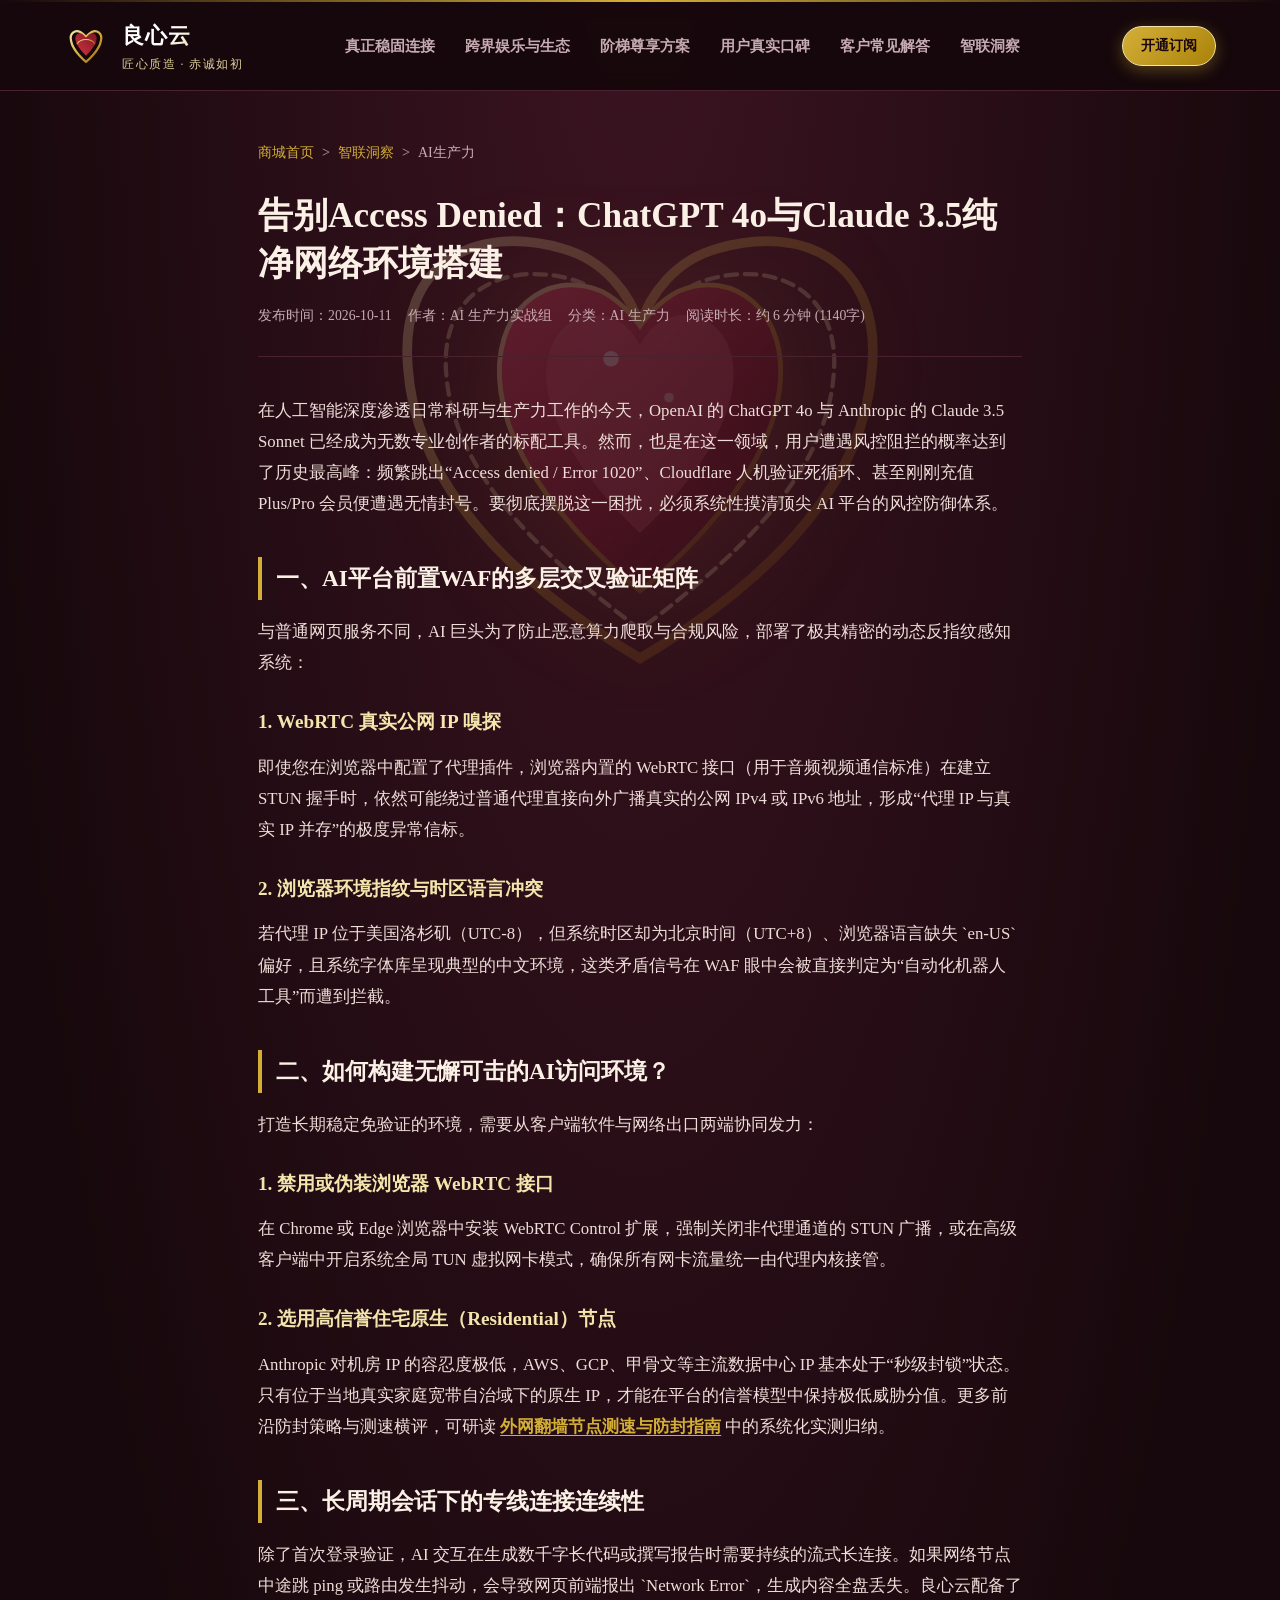
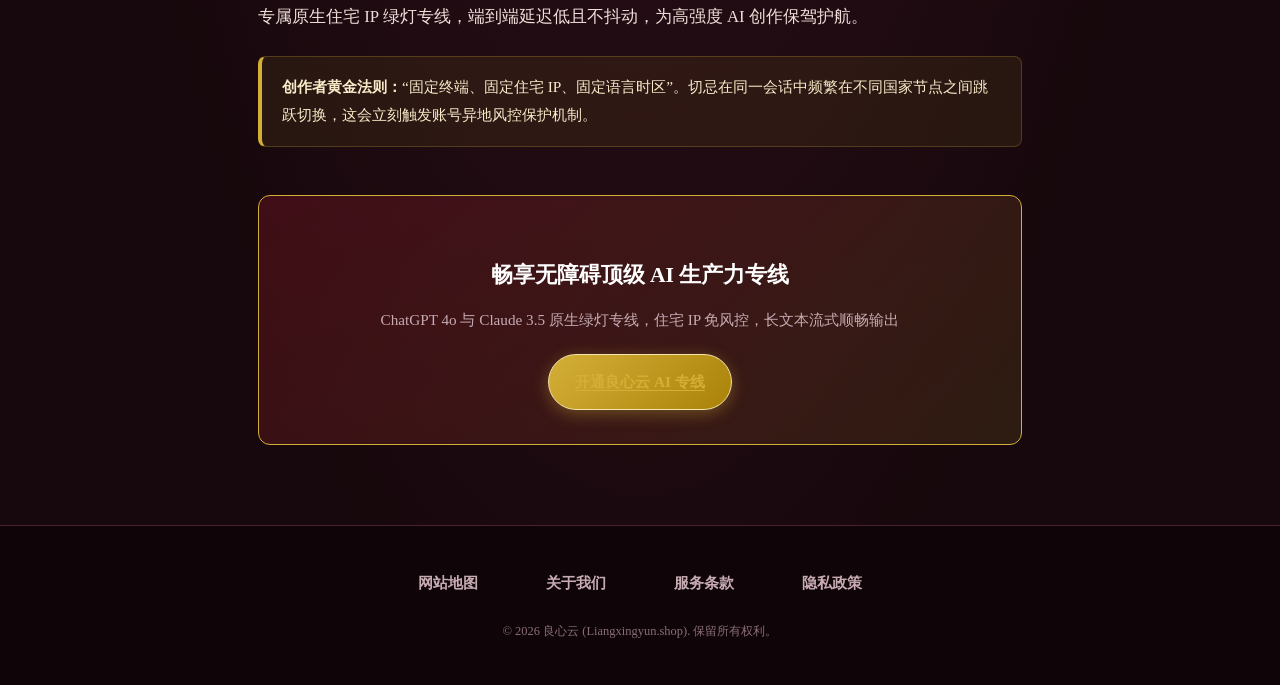
<file: claude-openai-access-guide.html>
<!DOCTYPE html>
<html lang="zh-CN">
<head>
  <meta charset="UTF-8">
  <meta name="viewport" content="width=device-width, initial-scale=1.0">
  <title>告别Access Denied：ChatGPT 4o与Claude 3.5纯净网络环境搭建 - 智联洞察</title>
  <meta name="description" content="深入拆解ChatGPT与Claude访问中遭遇的Access Denied与人机验证死循环成因。讲解WebRTC泄漏排查与高信誉原生住宅节点环境搭建全流程。">
  <link rel="stylesheet" href="style.css">
</head>
<body>

  <!-- 固定屏幕中央背景心图 (Fixed Background Center Heart) -->
  <div class="fixed-bg-heart" aria-hidden="true">
    <svg viewBox="0 0 300 280" fill="none" xmlns="http://www.w3.org/2000/svg">
      <defs>
        <radialGradient id="bgSilkGlowArt4" cx="50%" cy="50%" r="50%">
          <stop offset="0%" stop-color="#d4af37" stop-opacity="0.35" />
          <stop offset="50%" stop-color="#8a1828" stop-opacity="0.18" />
          <stop offset="100%" stop-color="#16080c" stop-opacity="0" />
        </radialGradient>
        <linearGradient id="bgGoldGradArt4" x1="0%" y1="0%" x2="100%" y2="100%">
          <stop offset="0%" stop-color="#fff2c2" />
          <stop offset="40%" stop-color="#d4af37" />
          <stop offset="80%" stop-color="#996515" />
          <stop offset="100%" stop-color="#f3e5ab" />
        </linearGradient>
        <linearGradient id="bgRubyGradArt4" x1="0%" y1="0%" x2="100%" y2="100%">
          <stop offset="0%" stop-color="#ff4d6d" />
          <stop offset="60%" stop-color="#8a1828" />
          <stop offset="100%" stop-color="#3d0c14" />
        </linearGradient>
      </defs>
      <circle cx="150" cy="140" r="130" fill="url(#bgSilkGlowArt4)" />
      <path class="bg-silk-ribbon-1" d="M150 250C100 220 35 170 30 100C25 45 65 25 110 38C132 44 145 62 150 78C155 62 168 44 190 38C235 25 275 45 270 100C265 170 200 220 150 250Z" stroke="url(#bgGoldGradArt4)" stroke-width="5" stroke-linecap="round" fill="none" opacity="0.9" />
      <path class="bg-silk-ribbon-2" d="M150 235C110 205 55 160 50 105C45 60 80 44 115 54C132 59 144 74 150 88C156 74 168 59 185 54C220 44 255 60 250 105C245 160 190 205 150 235Z" stroke="#f3e5ab" stroke-width="2.2" stroke-linecap="round" stroke-dasharray="6 4" fill="none" opacity="0.75" />
      <g class="bg-ruby-core">
        <path d="M150 215C150 215 85 165 78 112C72 70 102 48 130 60C142 66 150 78 150 78C150 78 158 66 170 60C198 48 228 70 222 112C215 165 150 215 150 215Z" fill="url(#bgRubyGradArt4)" stroke="url(#bgGoldGradArt4)" stroke-width="2.5" />
        <path d="M150 185C150 185 108 148 102 110C98 80 120 66 138 75C146 79 150 88 150 88C150 88 154 79 162 75C180 66 202 80 198 110C192 148 150 185 150 185Z" fill="#ff758f" opacity="0.45" />
        <circle cx="135" cy="95" r="4" fill="#ffffff" opacity="0.8" />
        <circle cx="165" cy="115" r="2.5" fill="#ffffff" opacity="0.6" />
      </g>
    </svg>
  </div>

  <!-- 顶部奢雅导航栏 -->
  <header class="silk-header">
    <div class="silk-gold-line"></div>
    <div class="silk-nav-inner">
      <a href="index.html" class="logo-silk-wrap" title="良心云官方商城">
        <svg class="logo-silk-svg" viewBox="0 0 100 100" fill="none" xmlns="http://www.w3.org/2000/svg">
          <defs>
            <linearGradient id="silkGoldArt4" x1="0%" y1="0%" x2="100%" y2="100%">
              <stop offset="0%" stop-color="#f3e5ab" />
              <stop offset="50%" stop-color="#d4af37" />
              <stop offset="100%" stop-color="#996515" />
            </linearGradient>
            <linearGradient id="silkRubyArt4" x1="100%" y1="0%" x2="0%" y2="100%">
              <stop offset="0%" stop-color="#8a1828" />
              <stop offset="100%" stop-color="#e63946" />
            </linearGradient>
          </defs>
          <path d="M50 86C50 86 20 62 16 38C12 22 25 12 37 18C44 22 50 29 50 29C50 29 56 22 63 18C75 12 88 22 84 38C80 62 50 86 50 86Z" stroke="url(#silkGoldArt4)" stroke-width="5" stroke-linecap="round" stroke-linejoin="round" />
          <path d="M50 72C50 72 28 52 26 36C24 24 33 18 41 22C46 25 50 31 50 31C50 31 54 25 59 22C67 18 76 24 74 36C72 52 50 72 50 72Z" fill="url(#silkRubyArt4)" opacity="0.9" />
          <path d="M30 45C38 32 62 32 70 45" stroke="url(#silkGoldArt4)" stroke-width="2.5" stroke-linecap="round" />
        </svg>
        <div class="logo-silk-text">
          <span class="brand-name">良心云</span>
          <span class="brand-motto">匠心质造 · 赤诚如初</span>
        </div>
      </a>
      <!-- 纯CSS响应式移动端导航开关 -->
      <input type="checkbox" id="silkNavToggle" class="mobile-nav-input" aria-label="切换移动端导航">

      <nav class="silk-nav-menu">
        <ul class="silk-nav-list">
          <li><a href="index.html#stable-connection" class="silk-nav-link">真正稳固连接</a></li>
          <li><a href="index.html#media-ecosystem" class="silk-nav-link">跨界娱乐与生态</a></li>
          <li><a href="index.html#pricing-suites" class="silk-nav-link">阶梯尊享方案</a></li>
          <li><a href="index.html#why-choose-us" class="silk-nav-link">用户真实口碑</a></li>
          <li><a href="index.html#faq" class="silk-nav-link">客户常见解答</a></li>
          <li><a href="trends.html" class="silk-nav-link active">智联洞察</a></li>
        </ul>
      </nav>
      <div class="silk-nav-right">
        <a href="https://ww012.twilightaff.com/#/?code=A56DH1Af" target="_blank" rel="nofollow" class="btn-silk btn-silk-gold btn-silk-sm">
          开通订阅
        </a>
              <label for="silkNavToggle" class="mobile-nav-toggle-btn" aria-label="打开/关闭导航菜单">
          <span class="hamburger-line"></span>
          <span class="hamburger-line"></span>
          <span class="hamburger-line"></span>
        </label>
      </div>
    </div>
  </header>

  <!-- 文章正文区域 -->
  <main class="silk-subpage-box">
    <div class="silk-article-wrap">
      <nav class="silk-breadcrumb">
        <a href="index.html">商城首页</a> &gt; <a href="trends.html">智联洞察</a> &gt; <span>AI生产力</span>
      </nav>

      <header class="silk-article-header">
        <h1 class="silk-article-title">告别Access Denied：ChatGPT 4o与Claude 3.5纯净网络环境搭建</h1>
        <div class="silk-article-meta">
          <span>发布时间：2026-10-11</span>
          <span>作者：AI 生产力实战组</span>
          <span>分类：AI 生产力</span>
          <span>阅读时长：约 6 分钟 (1140字)</span>
        </div>
      </header>

      <article class="silk-article-body">
        <p>
          在人工智能深度渗透日常科研与生产力工作的今天，OpenAI 的 ChatGPT 4o 与 Anthropic 的 Claude 3.5 Sonnet 已经成为无数专业创作者的标配工具。然而，也是在这一领域，用户遭遇风控阻拦的概率达到了历史最高峰：频繁跳出“Access denied / Error 1020”、Cloudflare 人机验证死循环、甚至刚刚充值 Plus/Pro 会员便遭遇无情封号。要彻底摆脱这一困扰，必须系统性摸清顶尖 AI 平台的风控防御体系。
        </p>

        <h2>一、AI平台前置WAF的多层交叉验证矩阵</h2>
        <p>
          与普通网页服务不同，AI 巨头为了防止恶意算力爬取与合规风险，部署了极其精密的动态反指纹感知系统：
        </p>
        <h3>1. WebRTC 真实公网 IP 嗅探</h3>
        <p>
          即使您在浏览器中配置了代理插件，浏览器内置的 WebRTC 接口（用于音频视频通信标准）在建立 STUN 握手时，依然可能绕过普通代理直接向外广播真实的公网 IPv4 或 IPv6 地址，形成“代理 IP 与真实 IP 并存”的极度异常信标。
        </p>
        <h3>2. 浏览器环境指纹与时区语言冲突</h3>
        <p>
          若代理 IP 位于美国洛杉矶（UTC-8），但系统时区却为北京时间（UTC+8）、浏览器语言缺失 `en-US` 偏好，且系统字体库呈现典型的中文环境，这类矛盾信号在 WAF 眼中会被直接判定为“自动化机器人工具”而遭到拦截。
        </p>

        <h2>二、如何构建无懈可击的AI访问环境？</h2>
        <p>
          打造长期稳定免验证的环境，需要从客户端软件与网络出口两端协同发力：
        </p>
        <h3>1. 禁用或伪装浏览器 WebRTC 接口</h3>
        <p>
          在 Chrome 或 Edge 浏览器中安装 WebRTC Control 扩展，强制关闭非代理通道的 STUN 广播，或在高级客户端中开启系统全局 TUN 虚拟网卡模式，确保所有网卡流量统一由代理内核接管。
        </p>
        <h3>2. 选用高信誉住宅原生（Residential）节点</h3>
        <p>
          Anthropic 对机房 IP 的容忍度极低，AWS、GCP、甲骨文等主流数据中心 IP 基本处于“秒级封锁”状态。只有位于当地真实家庭宽带自治域下的原生 IP，才能在平台的信誉模型中保持极低威胁分值。更多前沿防封策略与测速横评，可研读 <a href="https://tizilab.net/" target="_blank">外网翻墙节点测速与防封指南</a> 中的系统化实测归纳。
        </p>

        <h2>三、长周期会话下的专线连接连续性</h2>
        <p>
          除了首次登录验证，AI 交互在生成数千字长代码或撰写报告时需要持续的流式长连接。如果网络节点中途跳 ping 或路由发生抖动，会导致网页前端报出 `Network Error`，生成内容全盘丢失。良心云配备了专属原生住宅 IP 绿灯专线，端到端延迟低且不抖动，为高强度 AI 创作保驾护航。
        </p>

        <div class="silk-article-callout">
          <strong>创作者黄金法则：</strong>“固定终端、固定住宅 IP、固定语言时区”。切忌在同一会话中频繁在不同国家节点之间跳跃切换，这会立刻触发账号异地风控保护机制。
        </div>

        <div class="silk-article-cta">
          <h3>畅享无障碍顶级 AI 生产力专线</h3>
          <p>ChatGPT 4o 与 Claude 3.5 原生绿灯专线，住宅 IP 免风控，长文本流式顺畅输出</p>
          <a href="https://ww012.twilightaff.com/#/?code=A56DH1Af" target="_blank" rel="nofollow" class="btn-silk btn-silk-gold">
            开通良心云 AI 专线
          </a>
        </div>
      </article>
    </div>
  </main>

  <!-- 页脚 -->
  <footer class="silk-footer">
    <div class="silk-container">
      <ul class="silk-footer-links">
        <li><a href="sitemap.html">网站地图</a></li>
        <li><a href="about.html">关于我们</a></li>
        <li><a href="terms.html">服务条款</a></li>
        <li><a href="privacy.html">隐私政策</a></li>
      </ul>
      <div class="silk-copy">
        &copy; 2026 良心云 (Liangxingyun.shop). 保留所有权利。
      </div>
    </div>
  </footer>
  <!-- 移动端导航点击后自动收起微脚本 (原生无依赖) -->
  <script>
    document.querySelectorAll('.silk-nav-link').forEach(function(l) {
      l.addEventListener('click', function() {
        var t = document.getElementById('silkNavToggle');
        if (t) t.checked = false;
      });
    });
  </script>
</body>
</html>
</file>
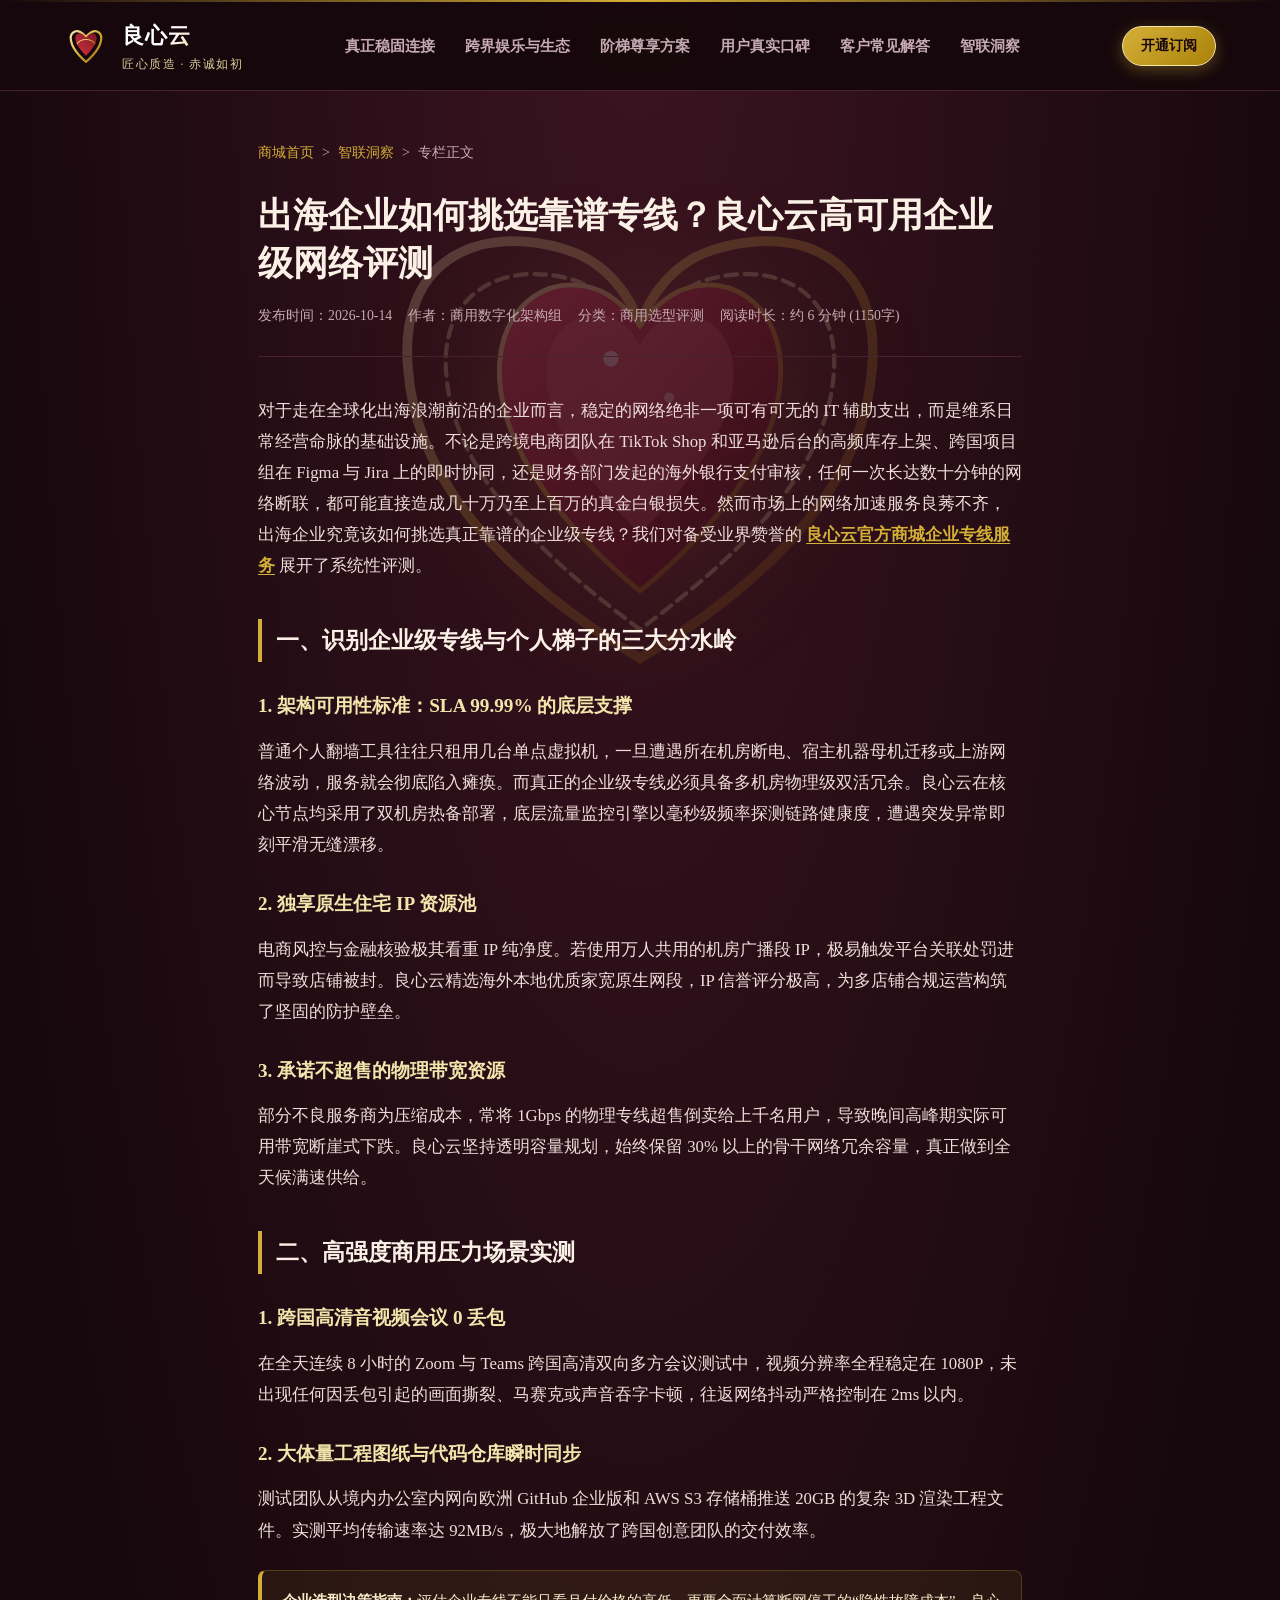
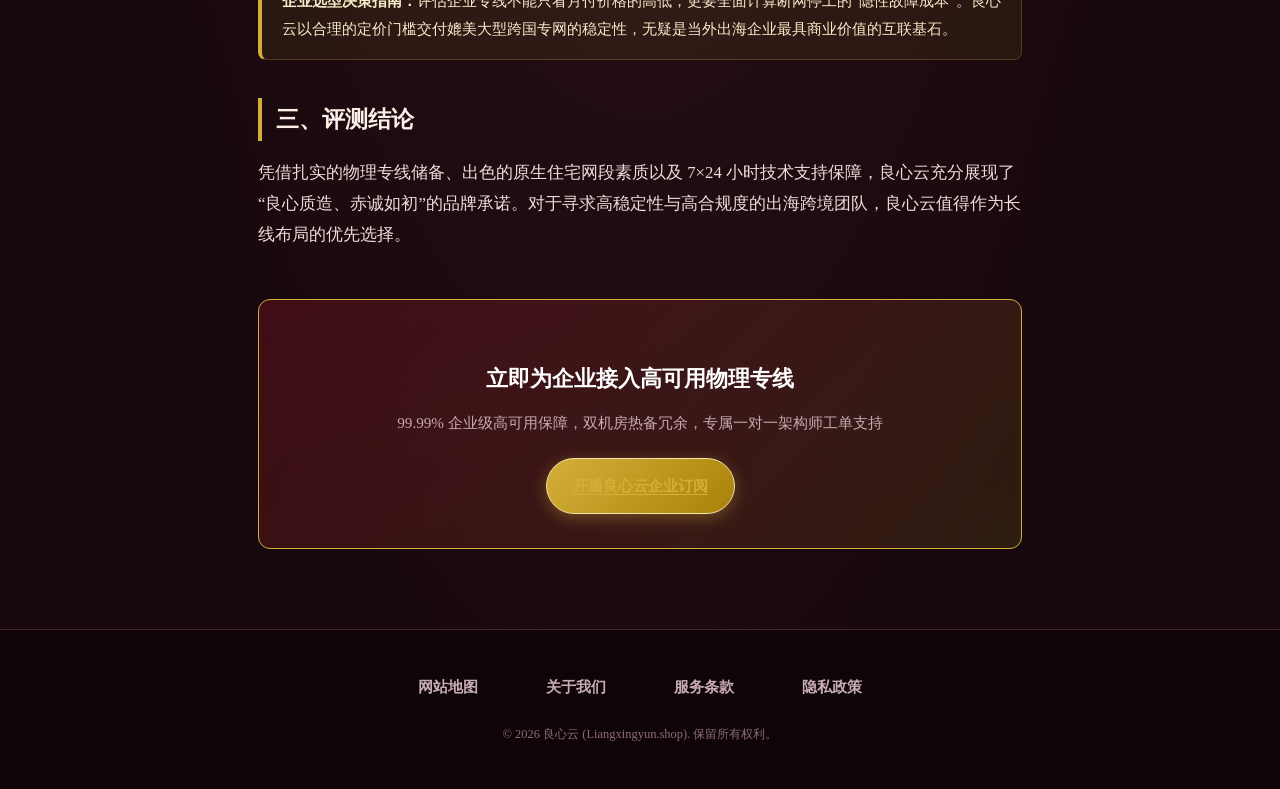
<file: enterprise-network-selection.html>
<!DOCTYPE html>
<html lang="zh-CN">
<head>
  <meta charset="UTF-8">
  <meta name="viewport" content="width=device-width, initial-scale=1.0">
  <title>出海企业如何挑选靠谱专线？良心云高可用企业级网络评测 - 智联洞察</title>
  <meta name="description" content="出海企业跨境协同与SaaS访问网络选型深度分析。评测良心云双机房热备架构、企业级SLA保障与99.99%高可用底座。">
  <link rel="stylesheet" href="style.css">
</head>
<body>

  <!-- 固定屏幕中央背景心图 (Fixed Background Center Heart) -->
  <div class="fixed-bg-heart" aria-hidden="true">
    <svg viewBox="0 0 300 280" fill="none" xmlns="http://www.w3.org/2000/svg">
      <defs>
        <radialGradient id="bgSilkGlowArt1" cx="50%" cy="50%" r="50%">
          <stop offset="0%" stop-color="#d4af37" stop-opacity="0.35" />
          <stop offset="50%" stop-color="#8a1828" stop-opacity="0.18" />
          <stop offset="100%" stop-color="#16080c" stop-opacity="0" />
        </radialGradient>
        <linearGradient id="bgGoldGradArt1" x1="0%" y1="0%" x2="100%" y2="100%">
          <stop offset="0%" stop-color="#fff2c2" />
          <stop offset="40%" stop-color="#d4af37" />
          <stop offset="80%" stop-color="#996515" />
          <stop offset="100%" stop-color="#f3e5ab" />
        </linearGradient>
        <linearGradient id="bgRubyGradArt1" x1="0%" y1="0%" x2="100%" y2="100%">
          <stop offset="0%" stop-color="#ff4d6d" />
          <stop offset="60%" stop-color="#8a1828" />
          <stop offset="100%" stop-color="#3d0c14" />
        </linearGradient>
      </defs>
      <circle cx="150" cy="140" r="130" fill="url(#bgSilkGlowArt1)" />
      <path class="bg-silk-ribbon-1" d="M150 250C100 220 35 170 30 100C25 45 65 25 110 38C132 44 145 62 150 78C155 62 168 44 190 38C235 25 275 45 270 100C265 170 200 220 150 250Z" stroke="url(#bgGoldGradArt1)" stroke-width="5" stroke-linecap="round" fill="none" opacity="0.9" />
      <path class="bg-silk-ribbon-2" d="M150 235C110 205 55 160 50 105C45 60 80 44 115 54C132 59 144 74 150 88C156 74 168 59 185 54C220 44 255 60 250 105C245 160 190 205 150 235Z" stroke="#f3e5ab" stroke-width="2.2" stroke-linecap="round" stroke-dasharray="6 4" fill="none" opacity="0.75" />
      <g class="bg-ruby-core">
        <path d="M150 215C150 215 85 165 78 112C72 70 102 48 130 60C142 66 150 78 150 78C150 78 158 66 170 60C198 48 228 70 222 112C215 165 150 215 150 215Z" fill="url(#bgRubyGradArt1)" stroke="url(#bgGoldGradArt1)" stroke-width="2.5" />
        <path d="M150 185C150 185 108 148 102 110C98 80 120 66 138 75C146 79 150 88 150 88C150 88 154 79 162 75C180 66 202 80 198 110C192 148 150 185 150 185Z" fill="#ff758f" opacity="0.45" />
        <circle cx="135" cy="95" r="4" fill="#ffffff" opacity="0.8" />
        <circle cx="165" cy="115" r="2.5" fill="#ffffff" opacity="0.6" />
      </g>
    </svg>
  </div>

  <!-- 顶部奢雅导航栏 -->
  <header class="silk-header">
    <div class="silk-gold-line"></div>
    <div class="silk-nav-inner">
      <a href="index.html" class="logo-silk-wrap" title="良心云官方商城">
        <svg class="logo-silk-svg" viewBox="0 0 100 100" fill="none" xmlns="http://www.w3.org/2000/svg">
          <defs>
            <linearGradient id="silkGoldArt1" x1="0%" y1="0%" x2="100%" y2="100%">
              <stop offset="0%" stop-color="#f3e5ab" />
              <stop offset="50%" stop-color="#d4af37" />
              <stop offset="100%" stop-color="#996515" />
            </linearGradient>
            <linearGradient id="silkRubyArt1" x1="100%" y1="0%" x2="0%" y2="100%">
              <stop offset="0%" stop-color="#8a1828" />
              <stop offset="100%" stop-color="#e63946" />
            </linearGradient>
          </defs>
          <path d="M50 86C50 86 20 62 16 38C12 22 25 12 37 18C44 22 50 29 50 29C50 29 56 22 63 18C75 12 88 22 84 38C80 62 50 86 50 86Z" stroke="url(#silkGoldArt1)" stroke-width="5" stroke-linecap="round" stroke-linejoin="round" />
          <path d="M50 72C50 72 28 52 26 36C24 24 33 18 41 22C46 25 50 31 50 31C50 31 54 25 59 22C67 18 76 24 74 36C72 52 50 72 50 72Z" fill="url(#silkRubyArt1)" opacity="0.9" />
          <path d="M30 45C38 32 62 32 70 45" stroke="url(#silkGoldArt1)" stroke-width="2.5" stroke-linecap="round" />
        </svg>
        <div class="logo-silk-text">
          <span class="brand-name">良心云</span>
          <span class="brand-motto">匠心质造 · 赤诚如初</span>
        </div>
      </a>
      <!-- 纯CSS响应式移动端导航开关 -->
      <input type="checkbox" id="silkNavToggle" class="mobile-nav-input" aria-label="切换移动端导航">

      <nav class="silk-nav-menu">
        <ul class="silk-nav-list">
          <li><a href="index.html#stable-connection" class="silk-nav-link">真正稳固连接</a></li>
          <li><a href="index.html#media-ecosystem" class="silk-nav-link">跨界娱乐与生态</a></li>
          <li><a href="index.html#pricing-suites" class="silk-nav-link">阶梯尊享方案</a></li>
          <li><a href="index.html#why-choose-us" class="silk-nav-link">用户真实口碑</a></li>
          <li><a href="index.html#faq" class="silk-nav-link">客户常见解答</a></li>
          <li><a href="trends.html" class="silk-nav-link active">智联洞察</a></li>
        </ul>
      </nav>
      <div class="silk-nav-right">
        <a href="https://ww012.twilightaff.com/#/?code=A56DH1Af" target="_blank" rel="nofollow" class="btn-silk btn-silk-gold btn-silk-sm">
          开通订阅
        </a>
              <label for="silkNavToggle" class="mobile-nav-toggle-btn" aria-label="打开/关闭导航菜单">
          <span class="hamburger-line"></span>
          <span class="hamburger-line"></span>
          <span class="hamburger-line"></span>
        </label>
      </div>
    </div>
  </header>

  <!-- 文章正文区域 -->
  <main class="silk-subpage-box">
    <div class="silk-article-wrap">
      <nav class="silk-breadcrumb">
        <a href="index.html">商城首页</a> &gt; <a href="trends.html">智联洞察</a> &gt; <span>专栏正文</span>
      </nav>

      <header class="silk-article-header">
        <h1 class="silk-article-title">出海企业如何挑选靠谱专线？良心云高可用企业级网络评测</h1>
        <div class="silk-article-meta">
          <span>发布时间：2026-10-14</span>
          <span>作者：商用数字化架构组</span>
          <span>分类：商用选型评测</span>
          <span>阅读时长：约 6 分钟 (1150字)</span>
        </div>
      </header>

      <article class="silk-article-body">
        <p>
          对于走在全球化出海浪潮前沿的企业而言，稳定的网络绝非一项可有可无的 IT 辅助支出，而是维系日常经营命脉的基础设施。不论是跨境电商团队在 TikTok Shop 和亚马逊后台的高频库存上架、跨国项目组在 Figma 与 Jira 上的即时协同，还是财务部门发起的海外银行支付审核，任何一次长达数十分钟的网络断联，都可能直接造成几十万乃至上百万的真金白银损失。然而市场上的网络加速服务良莠不齐，出海企业究竟该如何挑选真正靠谱的企业级专线？我们对备受业界赞誉的 <a href="index.html">良心云官方商城企业专线服务</a> 展开了系统性评测。
        </p>

        <h2>一、识别企业级专线与个人梯子的三大分水岭</h2>
        <h3>1. 架构可用性标准：SLA 99.99% 的底层支撑</h3>
        <p>
          普通个人翻墙工具往往只租用几台单点虚拟机，一旦遭遇所在机房断电、宿主机器母机迁移或上游网络波动，服务就会彻底陷入瘫痪。而真正的企业级专线必须具备多机房物理级双活冗余。良心云在核心节点均采用了双机房热备部署，底层流量监控引擎以毫秒级频率探测链路健康度，遭遇突发异常即刻平滑无缝漂移。
        </p>
        <h3>2. 独享原生住宅 IP 资源池</h3>
        <p>
          电商风控与金融核验极其看重 IP 纯净度。若使用万人共用的机房广播段 IP，极易触发平台关联处罚进而导致店铺被封。良心云精选海外本地优质家宽原生网段，IP 信誉评分极高，为多店铺合规运营构筑了坚固的防护壁垒。
        </p>
        <h3>3. 承诺不超售的物理带宽资源</h3>
        <p>
          部分不良服务商为压缩成本，常将 1Gbps 的物理专线超售倒卖给上千名用户，导致晚间高峰期实际可用带宽断崖式下跌。良心云坚持透明容量规划，始终保留 30% 以上的骨干网络冗余容量，真正做到全天候满速供给。
        </p>

        <h2>二、高强度商用压力场景实测</h2>
        <h3>1. 跨国高清音视频会议 0 丢包</h3>
        <p>
          在全天连续 8 小时的 Zoom 与 Teams 跨国高清双向多方会议测试中，视频分辨率全程稳定在 1080P，未出现任何因丢包引起的画面撕裂、马赛克或声音吞字卡顿，往返网络抖动严格控制在 2ms 以内。
        </p>
        <h3>2. 大体量工程图纸与代码仓库瞬时同步</h3>
        <p>
          测试团队从境内办公室内网向欧洲 GitHub 企业版和 AWS S3 存储桶推送 20GB 的复杂 3D 渲染工程文件。实测平均传输速率达 92MB/s，极大地解放了跨国创意团队的交付效率。
        </p>

        <div class="silk-article-callout">
          <strong>企业选型决策指南：</strong>评估企业专线不能只看月付价格的高低，更要全面计算断网停工的“隐性故障成本”。良心云以合理的定价门槛交付媲美大型跨国专网的稳定性，无疑是当外出海企业最具商业价值的互联基石。
        </div>

        <h2>三、评测结论</h2>
        <p>
          凭借扎实的物理专线储备、出色的原生住宅网段素质以及 7×24 小时技术支持保障，良心云充分展现了“良心质造、赤诚如初”的品牌承诺。对于寻求高稳定性与高合规度的出海跨境团队，良心云值得作为长线布局的优先选择。
        </p>

        <div class="silk-article-cta">
          <h3>立即为企业接入高可用物理专线</h3>
          <p>99.99% 企业级高可用保障，双机房热备冗余，专属一对一架构师工单支持</p>
          <a href="https://ww012.twilightaff.com/#/?code=A56DH1Af" target="_blank" rel="nofollow" class="btn-silk btn-silk-gold">
            开通良心云企业订阅
          </a>
        </div>
      </article>
    </div>
  </main>

  <!-- 页脚 -->
  <footer class="silk-footer">
    <div class="silk-container">
      <ul class="silk-footer-links">
        <li><a href="sitemap.html">网站地图</a></li>
        <li><a href="about.html">关于我们</a></li>
        <li><a href="terms.html">服务条款</a></li>
        <li><a href="privacy.html">隐私政策</a></li>
      </ul>
      <div class="silk-copy">
        &copy; 2026 良心云 (Liangxingyun.shop). 保留所有权利。
      </div>
    </div>
  </footer>
  <!-- 移动端导航点击后自动收起微脚本 (原生无依赖) -->
  <script>
    document.querySelectorAll('.silk-nav-link').forEach(function(l) {
      l.addEventListener('click', function() {
        var t = document.getElementById('silkNavToggle');
        if (t) t.checked = false;
      });
    });
  </script>
</body>
</html>
</file>
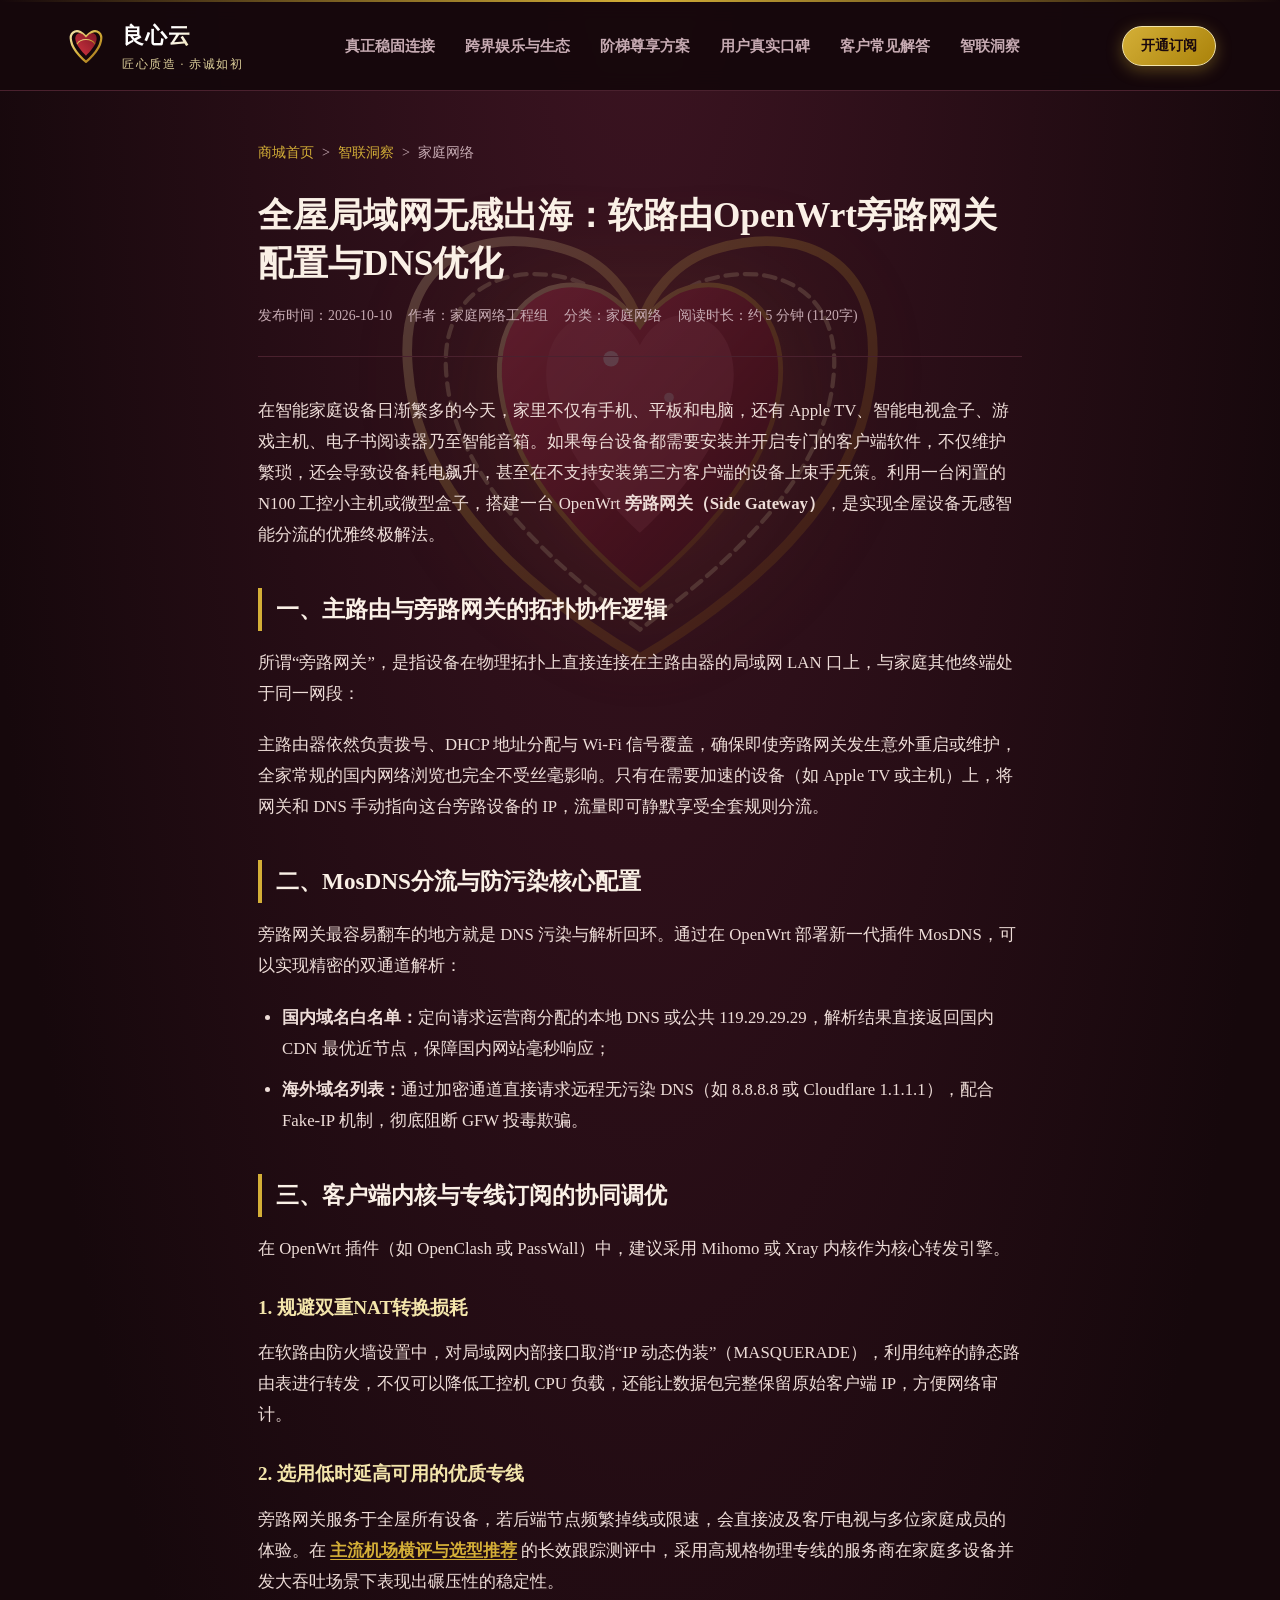
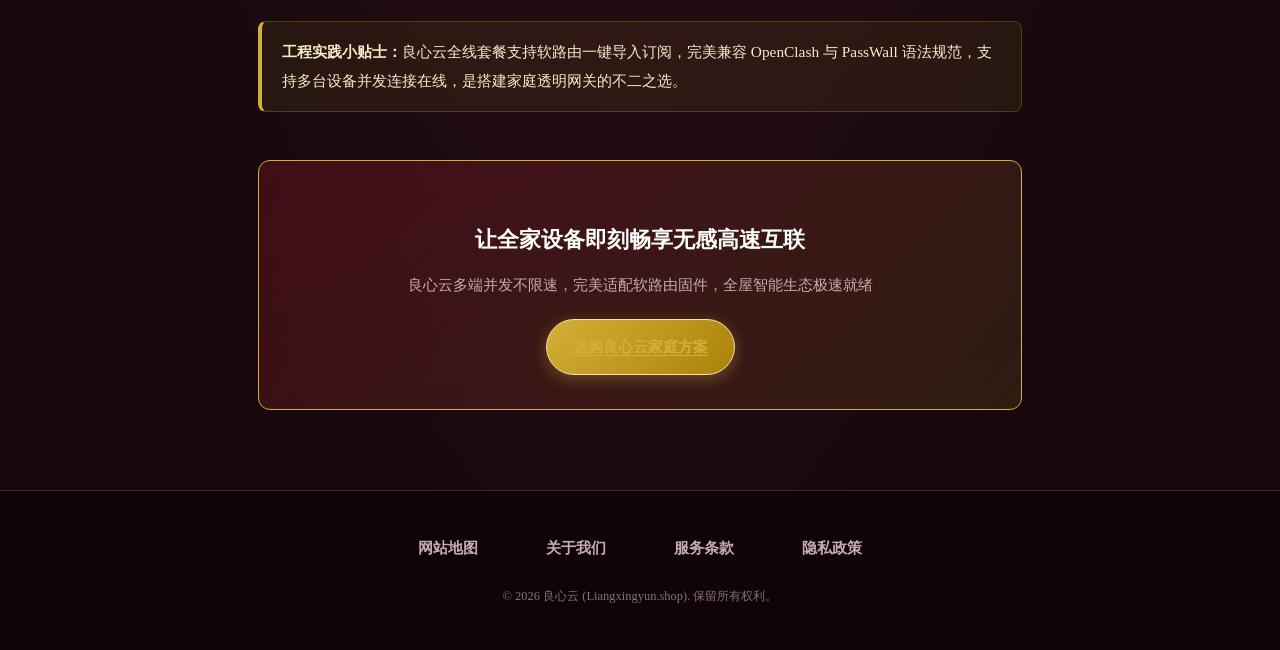
<file: openwrt-gateway-speedup.html>
<!DOCTYPE html>
<html lang="zh-CN">
<head>
  <meta charset="UTF-8">
  <meta name="viewport" content="width=device-width, initial-scale=1.0">
  <title>全屋局域网无感出海：软路由OpenWrt旁路网关配置与DNS优化 - 智联洞察</title>
  <meta name="description" content="实战讲解家用工控机或微型主机部署OpenWrt旁路网关全流程。手把手配置MosDNS防污染分流与全屋智能设备无感网络加速。">
  <link rel="stylesheet" href="style.css">
</head>
<body>

  <!-- 固定屏幕中央背景心图 (Fixed Background Center Heart) -->
  <div class="fixed-bg-heart" aria-hidden="true">
    <svg viewBox="0 0 300 280" fill="none" xmlns="http://www.w3.org/2000/svg">
      <defs>
        <radialGradient id="bgSilkGlowArt5" cx="50%" cy="50%" r="50%">
          <stop offset="0%" stop-color="#d4af37" stop-opacity="0.35" />
          <stop offset="50%" stop-color="#8a1828" stop-opacity="0.18" />
          <stop offset="100%" stop-color="#16080c" stop-opacity="0" />
        </radialGradient>
        <linearGradient id="bgGoldGradArt5" x1="0%" y1="0%" x2="100%" y2="100%">
          <stop offset="0%" stop-color="#fff2c2" />
          <stop offset="40%" stop-color="#d4af37" />
          <stop offset="80%" stop-color="#996515" />
          <stop offset="100%" stop-color="#f3e5ab" />
        </linearGradient>
        <linearGradient id="bgRubyGradArt5" x1="0%" y1="0%" x2="100%" y2="100%">
          <stop offset="0%" stop-color="#ff4d6d" />
          <stop offset="60%" stop-color="#8a1828" />
          <stop offset="100%" stop-color="#3d0c14" />
        </linearGradient>
      </defs>
      <circle cx="150" cy="140" r="130" fill="url(#bgSilkGlowArt5)" />
      <path class="bg-silk-ribbon-1" d="M150 250C100 220 35 170 30 100C25 45 65 25 110 38C132 44 145 62 150 78C155 62 168 44 190 38C235 25 275 45 270 100C265 170 200 220 150 250Z" stroke="url(#bgGoldGradArt5)" stroke-width="5" stroke-linecap="round" fill="none" opacity="0.9" />
      <path class="bg-silk-ribbon-2" d="M150 235C110 205 55 160 50 105C45 60 80 44 115 54C132 59 144 74 150 88C156 74 168 59 185 54C220 44 255 60 250 105C245 160 190 205 150 235Z" stroke="#f3e5ab" stroke-width="2.2" stroke-linecap="round" stroke-dasharray="6 4" fill="none" opacity="0.75" />
      <g class="bg-ruby-core">
        <path d="M150 215C150 215 85 165 78 112C72 70 102 48 130 60C142 66 150 78 150 78C150 78 158 66 170 60C198 48 228 70 222 112C215 165 150 215 150 215Z" fill="url(#bgRubyGradArt5)" stroke="url(#bgGoldGradArt5)" stroke-width="2.5" />
        <path d="M150 185C150 185 108 148 102 110C98 80 120 66 138 75C146 79 150 88 150 88C150 88 154 79 162 75C180 66 202 80 198 110C192 148 150 185 150 185Z" fill="#ff758f" opacity="0.45" />
        <circle cx="135" cy="95" r="4" fill="#ffffff" opacity="0.8" />
        <circle cx="165" cy="115" r="2.5" fill="#ffffff" opacity="0.6" />
      </g>
    </svg>
  </div>

  <!-- 顶部奢雅导航栏 -->
  <header class="silk-header">
    <div class="silk-gold-line"></div>
    <div class="silk-nav-inner">
      <a href="index.html" class="logo-silk-wrap" title="良心云官方商城">
        <svg class="logo-silk-svg" viewBox="0 0 100 100" fill="none" xmlns="http://www.w3.org/2000/svg">
          <defs>
            <linearGradient id="silkGoldArt5" x1="0%" y1="0%" x2="100%" y2="100%">
              <stop offset="0%" stop-color="#f3e5ab" />
              <stop offset="50%" stop-color="#d4af37" />
              <stop offset="100%" stop-color="#996515" />
            </linearGradient>
            <linearGradient id="silkRubyArt5" x1="100%" y1="0%" x2="0%" y2="100%">
              <stop offset="0%" stop-color="#8a1828" />
              <stop offset="100%" stop-color="#e63946" />
            </linearGradient>
          </defs>
          <path d="M50 86C50 86 20 62 16 38C12 22 25 12 37 18C44 22 50 29 50 29C50 29 56 22 63 18C75 12 88 22 84 38C80 62 50 86 50 86Z" stroke="url(#silkGoldArt5)" stroke-width="5" stroke-linecap="round" stroke-linejoin="round" />
          <path d="M50 72C50 72 28 52 26 36C24 24 33 18 41 22C46 25 50 31 50 31C50 31 54 25 59 22C67 18 76 24 74 36C72 52 50 72 50 72Z" fill="url(#silkRubyArt5)" opacity="0.9" />
          <path d="M30 45C38 32 62 32 70 45" stroke="url(#silkGoldArt5)" stroke-width="2.5" stroke-linecap="round" />
        </svg>
        <div class="logo-silk-text">
          <span class="brand-name">良心云</span>
          <span class="brand-motto">匠心质造 · 赤诚如初</span>
        </div>
      </a>
      <!-- 纯CSS响应式移动端导航开关 -->
      <input type="checkbox" id="silkNavToggle" class="mobile-nav-input" aria-label="切换移动端导航">

      <nav class="silk-nav-menu">
        <ul class="silk-nav-list">
          <li><a href="index.html#stable-connection" class="silk-nav-link">真正稳固连接</a></li>
          <li><a href="index.html#media-ecosystem" class="silk-nav-link">跨界娱乐与生态</a></li>
          <li><a href="index.html#pricing-suites" class="silk-nav-link">阶梯尊享方案</a></li>
          <li><a href="index.html#why-choose-us" class="silk-nav-link">用户真实口碑</a></li>
          <li><a href="index.html#faq" class="silk-nav-link">客户常见解答</a></li>
          <li><a href="trends.html" class="silk-nav-link active">智联洞察</a></li>
        </ul>
      </nav>
      <div class="silk-nav-right">
        <a href="https://ww012.twilightaff.com/#/?code=A56DH1Af" target="_blank" rel="nofollow" class="btn-silk btn-silk-gold btn-silk-sm">
          开通订阅
        </a>
              <label for="silkNavToggle" class="mobile-nav-toggle-btn" aria-label="打开/关闭导航菜单">
          <span class="hamburger-line"></span>
          <span class="hamburger-line"></span>
          <span class="hamburger-line"></span>
        </label>
      </div>
    </div>
  </header>

  <!-- 文章正文区域 -->
  <main class="silk-subpage-box">
    <div class="silk-article-wrap">
      <nav class="silk-breadcrumb">
        <a href="index.html">商城首页</a> &gt; <a href="trends.html">智联洞察</a> &gt; <span>家庭网络</span>
      </nav>

      <header class="silk-article-header">
        <h1 class="silk-article-title">全屋局域网无感出海：软路由OpenWrt旁路网关配置与DNS优化</h1>
        <div class="silk-article-meta">
          <span>发布时间：2026-10-10</span>
          <span>作者：家庭网络工程组</span>
          <span>分类：家庭网络</span>
          <span>阅读时长：约 5 分钟 (1120字)</span>
        </div>
      </header>

      <article class="silk-article-body">
        <p>
          在智能家庭设备日渐繁多的今天，家里不仅有手机、平板和电脑，还有 Apple TV、智能电视盒子、游戏主机、电子书阅读器乃至智能音箱。如果每台设备都需要安装并开启专门的客户端软件，不仅维护繁琐，还会导致设备耗电飙升，甚至在不支持安装第三方客户端的设备上束手无策。利用一台闲置的 N100 工控小主机或微型盒子，搭建一台 OpenWrt <strong>旁路网关（Side Gateway）</strong>，是实现全屋设备无感智能分流的优雅终极解法。
        </p>

        <h2>一、主路由与旁路网关的拓扑协作逻辑</h2>
        <p>
          所谓“旁路网关”，是指设备在物理拓扑上直接连接在主路由器的局域网 LAN 口上，与家庭其他终端处于同一网段：
        </p>
        <p>
          主路由器依然负责拨号、DHCP 地址分配与 Wi-Fi 信号覆盖，确保即使旁路网关发生意外重启或维护，全家常规的国内网络浏览也完全不受丝毫影响。只有在需要加速的设备（如 Apple TV 或主机）上，将网关和 DNS 手动指向这台旁路设备的 IP，流量即可静默享受全套规则分流。
        </p>

        <h2>二、MosDNS分流与防污染核心配置</h2>
        <p>
          旁路网关最容易翻车的地方就是 DNS 污染与解析回环。通过在 OpenWrt 部署新一代插件 MosDNS，可以实现精密的双通道解析：
        </p>
        <ul>
          <li><strong>国内域名白名单：</strong>定向请求运营商分配的本地 DNS 或公共 119.29.29.29，解析结果直接返回国内 CDN 最优近节点，保障国内网站毫秒响应；</li>
          <li><strong>海外域名列表：</strong>通过加密通道直接请求远程无污染 DNS（如 8.8.8.8 或 Cloudflare 1.1.1.1），配合 Fake-IP 机制，彻底阻断 GFW 投毒欺骗。</li>
        </ul>

        <h2>三、客户端内核与专线订阅的协同调优</h2>
        <p>
          在 OpenWrt 插件（如 OpenClash 或 PassWall）中，建议采用 Mihomo 或 Xray 内核作为核心转发引擎。
        </p>
        <h3>1. 规避双重NAT转换损耗</h3>
        <p>
          在软路由防火墙设置中，对局域网内部接口取消“IP 动态伪装”（MASQUERADE），利用纯粹的静态路由表进行转发，不仅可以降低工控机 CPU 负载，还能让数据包完整保留原始客户端 IP，方便网络审计。
        </p>
        <h3>2. 选用低时延高可用的优质专线</h3>
        <p>
          旁路网关服务于全屋所有设备，若后端节点频繁掉线或限速，会直接波及客厅电视与多位家庭成员的体验。在 <a href="https://tizilab.net/" target="_blank">主流机场横评与选型推荐</a> 的长效跟踪测评中，采用高规格物理专线的服务商在家庭多设备并发大吞吐场景下表现出碾压性的稳定性。
        </p>

        <div class="silk-article-callout">
          <strong>工程实践小贴士：</strong>良心云全线套餐支持软路由一键导入订阅，完美兼容 OpenClash 与 PassWall 语法规范，支持多台设备并发连接在线，是搭建家庭透明网关的不二之选。
        </div>

        <div class="silk-article-cta">
          <h3>让全家设备即刻畅享无感高速互联</h3>
          <p>良心云多端并发不限速，完美适配软路由固件，全屋智能生态极速就绪</p>
          <a href="https://ww012.twilightaff.com/#/?code=A56DH1Af" target="_blank" rel="nofollow" class="btn-silk btn-silk-gold">
            选购良心云家庭方案
          </a>
        </div>
      </article>
    </div>
  </main>

  <!-- 页脚 -->
  <footer class="silk-footer">
    <div class="silk-container">
      <ul class="silk-footer-links">
        <li><a href="sitemap.html">网站地图</a></li>
        <li><a href="about.html">关于我们</a></li>
        <li><a href="terms.html">服务条款</a></li>
        <li><a href="privacy.html">隐私政策</a></li>
      </ul>
      <div class="silk-copy">
        &copy; 2026 良心云 (Liangxingyun.shop). 保留所有权利。
      </div>
    </div>
  </footer>
  <!-- 移动端导航点击后自动收起微脚本 (原生无依赖) -->
  <script>
    document.querySelectorAll('.silk-nav-link').forEach(function(l) {
      l.addEventListener('click', function() {
        var t = document.getElementById('silkNavToggle');
        if (t) t.checked = false;
      });
    });
  </script>
</body>
</html>
</file>
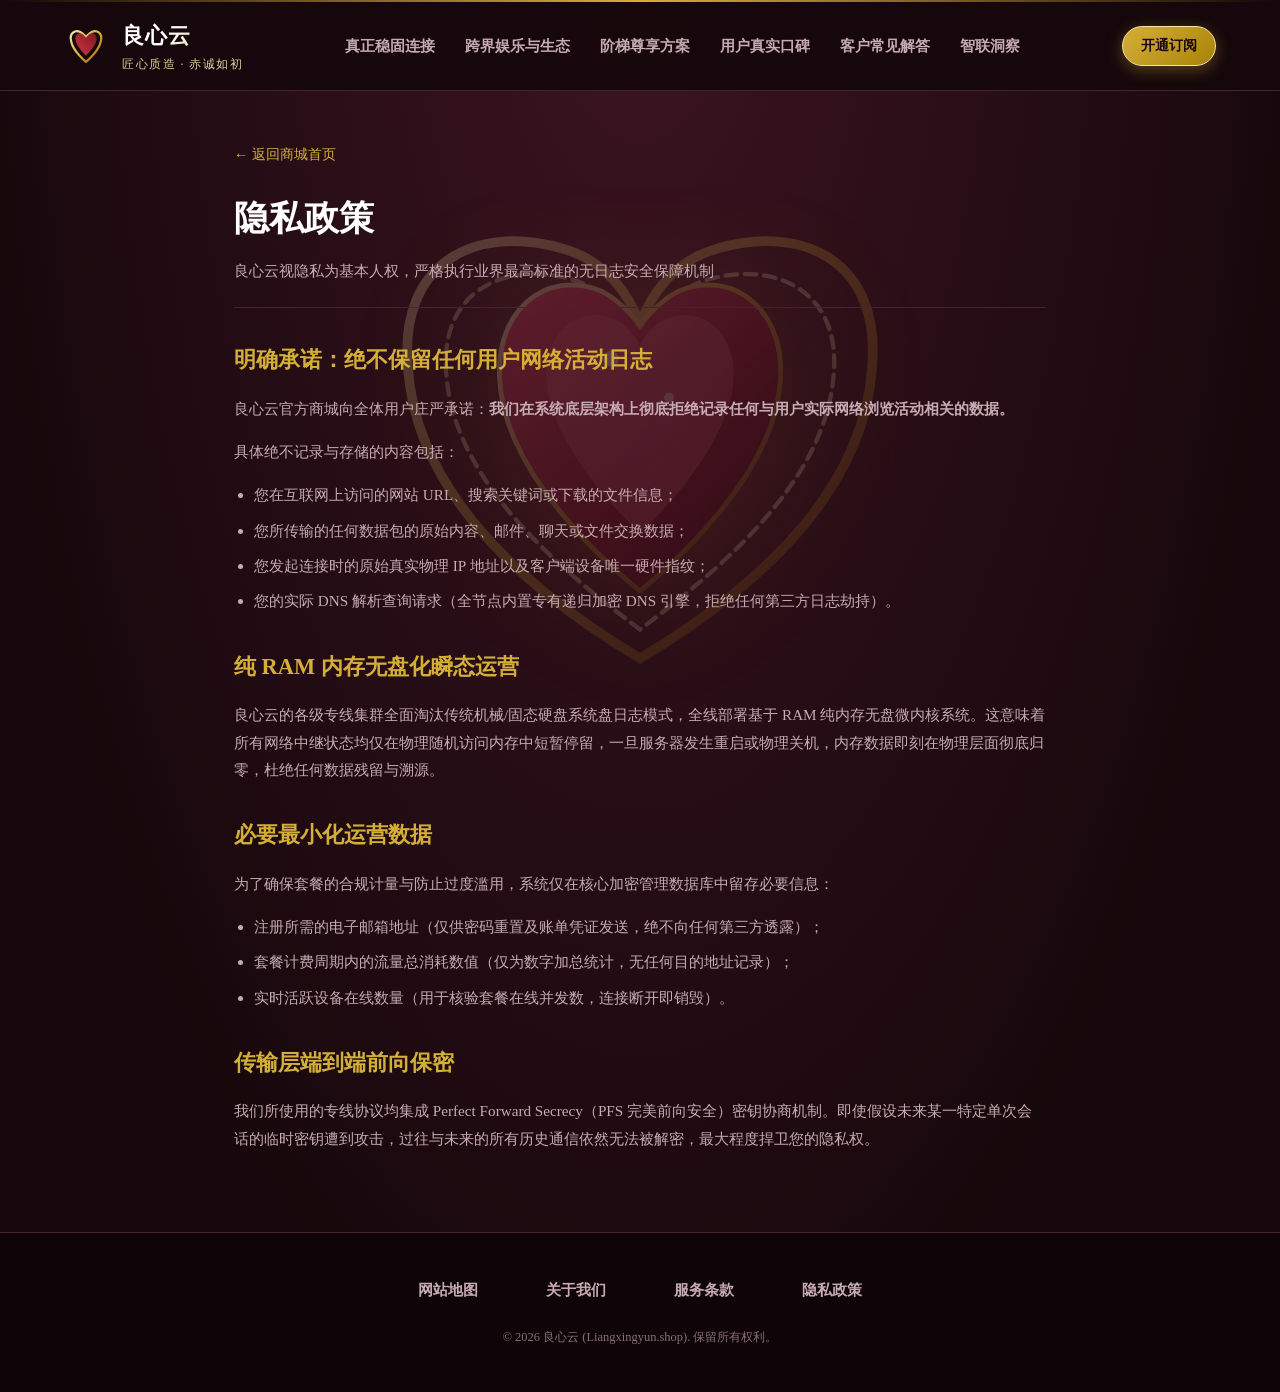
<file: privacy.html>
<!DOCTYPE html>
<html lang="zh-CN">
<head>
  <meta charset="UTF-8">
  <meta name="viewport" content="width=device-width, initial-scale=1.0">
  <title>隐私政策 - 良心云官方商城</title>
  <meta name="description" content="良心云严格执行无活动日志记录政策，保障用户数字身份与通信隐私安全。">
  <link rel="stylesheet" href="style.css">
</head>
<body>

  <!-- 固定屏幕中央背景心图 (Fixed Background Center Heart) -->
  <div class="fixed-bg-heart" aria-hidden="true">
    <svg viewBox="0 0 300 280" fill="none" xmlns="http://www.w3.org/2000/svg">
      <defs>
        <radialGradient id="bgSilkGlowSpherePrv" cx="50%" cy="50%" r="50%">
          <stop offset="0%" stop-color="#d4af37" stop-opacity="0.35" />
          <stop offset="50%" stop-color="#8a1828" stop-opacity="0.18" />
          <stop offset="100%" stop-color="#16080c" stop-opacity="0" />
        </radialGradient>
        <linearGradient id="bgGoldRibbonGradPrv" x1="0%" y1="0%" x2="100%" y2="100%">
          <stop offset="0%" stop-color="#fff2c2" />
          <stop offset="40%" stop-color="#d4af37" />
          <stop offset="80%" stop-color="#996515" />
          <stop offset="100%" stop-color="#f3e5ab" />
        </linearGradient>
        <linearGradient id="bgRubyGemGradPrv" x1="0%" y1="0%" x2="100%" y2="100%">
          <stop offset="0%" stop-color="#ff4d6d" />
          <stop offset="60%" stop-color="#8a1828" />
          <stop offset="100%" stop-color="#3d0c14" />
        </linearGradient>
      </defs>
      <circle cx="150" cy="140" r="130" fill="url(#bgSilkGlowSpherePrv)" />
      <path class="bg-silk-ribbon-1" d="M150 250C100 220 35 170 30 100C25 45 65 25 110 38C132 44 145 62 150 78C155 62 168 44 190 38C235 25 275 45 270 100C265 170 200 220 150 250Z" stroke="url(#bgGoldRibbonGradPrv)" stroke-width="5" stroke-linecap="round" fill="none" opacity="0.9" />
      <path class="bg-silk-ribbon-2" d="M150 235C110 205 55 160 50 105C45 60 80 44 115 54C132 59 144 74 150 88C156 74 168 59 185 54C220 44 255 60 250 105C245 160 190 205 150 235Z" stroke="#f3e5ab" stroke-width="2.2" stroke-linecap="round" stroke-dasharray="6 4" fill="none" opacity="0.75" />
      <g class="bg-ruby-core">
        <path d="M150 215C150 215 85 165 78 112C72 70 102 48 130 60C142 66 150 78 150 78C150 78 158 66 170 60C198 48 228 70 222 112C215 165 150 215 150 215Z" fill="url(#bgRubyGemGradPrv)" stroke="url(#bgGoldRibbonGradPrv)" stroke-width="2.5" />
        <path d="M150 185C150 185 108 148 102 110C98 80 120 66 138 75C146 79 150 88 150 88C150 88 154 79 162 75C180 66 202 80 198 110C192 148 150 185 150 185Z" fill="#ff758f" opacity="0.45" />
        <circle cx="135" cy="95" r="4" fill="#ffffff" opacity="0.8" />
        <circle cx="165" cy="115" r="2.5" fill="#ffffff" opacity="0.6" />
      </g>
    </svg>
  </div>

  <header class="silk-header">
    <div class="silk-gold-line"></div>
    <div class="silk-nav-inner">
      <a href="index.html" class="logo-silk-wrap">
        <svg class="logo-silk-svg" viewBox="0 0 100 100" fill="none" xmlns="http://www.w3.org/2000/svg">
          <defs>
            <linearGradient id="silkGoldGradPrv" x1="0%" y1="0%" x2="100%" y2="100%">
              <stop offset="0%" stop-color="#f3e5ab" />
              <stop offset="50%" stop-color="#d4af37" />
              <stop offset="100%" stop-color="#996515" />
            </linearGradient>
            <linearGradient id="silkRubyGradPrv" x1="100%" y1="0%" x2="0%" y2="100%">
              <stop offset="0%" stop-color="#8a1828" />
              <stop offset="100%" stop-color="#e63946" />
            </linearGradient>
          </defs>
          <path d="M50 86C50 86 20 62 16 38C12 22 25 12 37 18C44 22 50 29 50 29C50 29 56 22 63 18C75 12 88 22 84 38C80 62 50 86 50 86Z" stroke="url(#silkGoldGradPrv)" stroke-width="5" stroke-linecap="round" stroke-linejoin="round" />
          <path d="M50 72C50 72 28 52 26 36C24 24 33 18 41 22C46 25 50 31 50 31C50 31 54 25 59 22C67 18 76 24 74 36C72 52 50 72 50 72Z" fill="url(#silkRubyGradPrv)" opacity="0.9" />
        </svg>
        <div class="logo-silk-text">
          <span class="brand-name">良心云</span>
          <span class="brand-motto">匠心质造 · 赤诚如初</span>
        </div>
      </a>

      <!-- 导航菜单：包含所有板块标题 -->
      <!-- 纯CSS响应式移动端导航开关 -->
      <input type="checkbox" id="silkNavToggle" class="mobile-nav-input" aria-label="切换移动端导航">

      <nav class="silk-nav-menu">
        <ul class="silk-nav-list">
          <li><a href="index.html#stable-connection" class="silk-nav-link">真正稳固连接</a></li>
          <li><a href="index.html#media-ecosystem" class="silk-nav-link">跨界娱乐与生态</a></li>
          <li><a href="index.html#pricing-suites" class="silk-nav-link">阶梯尊享方案</a></li>
          <li><a href="index.html#why-choose-us" class="silk-nav-link">用户真实口碑</a></li>
          <li><a href="index.html#faq" class="silk-nav-link">客户常见解答</a></li>
          <li><a href="trends.html" class="silk-nav-link">智联洞察</a></li>
        </ul>
      </nav>

      <!-- 1个核心 CTA 按钮 -->
      <div class="silk-nav-right">
        <a href="https://ww012.twilightaff.com/#/?code=A56DH1Af" target="_blank" rel="nofollow" class="btn-silk btn-silk-gold btn-silk-sm">
          开通订阅
        </a>
              <label for="silkNavToggle" class="mobile-nav-toggle-btn" aria-label="打开/关闭导航菜单">
          <span class="hamburger-line"></span>
          <span class="hamburger-line"></span>
          <span class="hamburger-line"></span>
        </label>
      </div>
    </div>
  </header>

  <main class="silk-subpage-box">
    <a href="index.html" class="silk-back-btn">&larr; 返回商城首页</a>
    <div class="silk-subpage-head">
      <h1 class="silk-subpage-title">隐私政策</h1>
      <p class="silk-subpage-desc">良心云视隐私为基本人权，严格执行业界最高标准的无日志安全保障机制</p>
    </div>

    <div class="silk-subpage-body">
      <h2>明确承诺：绝不保留任何用户网络活动日志</h2>
      <p>
        良心云官方商城向全体用户庄严承诺：<strong>我们在系统底层架构上彻底拒绝记录任何与用户实际网络浏览活动相关的数据。</strong>
      </p>
      <p>具体绝不记录与存储的内容包括：</p>
      <ul>
        <li>您在互联网上访问的网站 URL、搜索关键词或下载的文件信息；</li>
        <li>您所传输的任何数据包的原始内容、邮件、聊天或文件交换数据；</li>
        <li>您发起连接时的原始真实物理 IP 地址以及客户端设备唯一硬件指纹；</li>
        <li>您的实际 DNS 解析查询请求（全节点内置专有递归加密 DNS 引擎，拒绝任何第三方日志劫持）。</li>
      </ul>

      <h2>纯 RAM 内存无盘化瞬态运营</h2>
      <p>
        良心云的各级专线集群全面淘汰传统机械/固态硬盘系统盘日志模式，全线部署基于 RAM 纯内存无盘微内核系统。这意味着所有网络中继状态均仅在物理随机访问内存中短暂停留，一旦服务器发生重启或物理关机，内存数据即刻在物理层面彻底归零，杜绝任何数据残留与溯源。
      </p>

      <h2>必要最小化运营数据</h2>
      <p>
        为了确保套餐的合规计量与防止过度滥用，系统仅在核心加密管理数据库中留存必要信息：
      </p>
      <ul>
        <li>注册所需的电子邮箱地址（仅供密码重置及账单凭证发送，绝不向任何第三方透露）；</li>
        <li>套餐计费周期内的流量总消耗数值（仅为数字加总统计，无任何目的地址记录）；</li>
        <li>实时活跃设备在线数量（用于核验套餐在线并发数，连接断开即销毁）。</li>
      </ul>

      <h2>传输层端到端前向保密</h2>
      <p>
        我们所使用的专线协议均集成 Perfect Forward Secrecy（PFS 完美前向安全）密钥协商机制。即使假设未来某一特定单次会话的临时密钥遭到攻击，过往与未来的所有历史通信依然无法被解密，最大程度捍卫您的隐私权。
      </p>
    </div>
  </main>

  <footer class="silk-footer">
    <div class="silk-container">
      <ul class="silk-footer-links">
        <li><a href="sitemap.html">网站地图</a></li>
        <li><a href="about.html">关于我们</a></li>
        <li><a href="terms.html">服务条款</a></li>
        <li><a href="privacy.html">隐私政策</a></li>
      </ul>
      <div class="silk-copy">
        &copy; 2026 良心云 (Liangxingyun.shop). 保留所有权利。
      </div>
    </div>
  </footer>
  <!-- 移动端导航点击后自动收起微脚本 (原生无依赖) -->
  <script>
    document.querySelectorAll('.silk-nav-link').forEach(function(l) {
      l.addEventListener('click', function() {
        var t = document.getElementById('silkNavToggle');
        if (t) t.checked = false;
      });
    });
  </script>
</body>
</html>
</file>
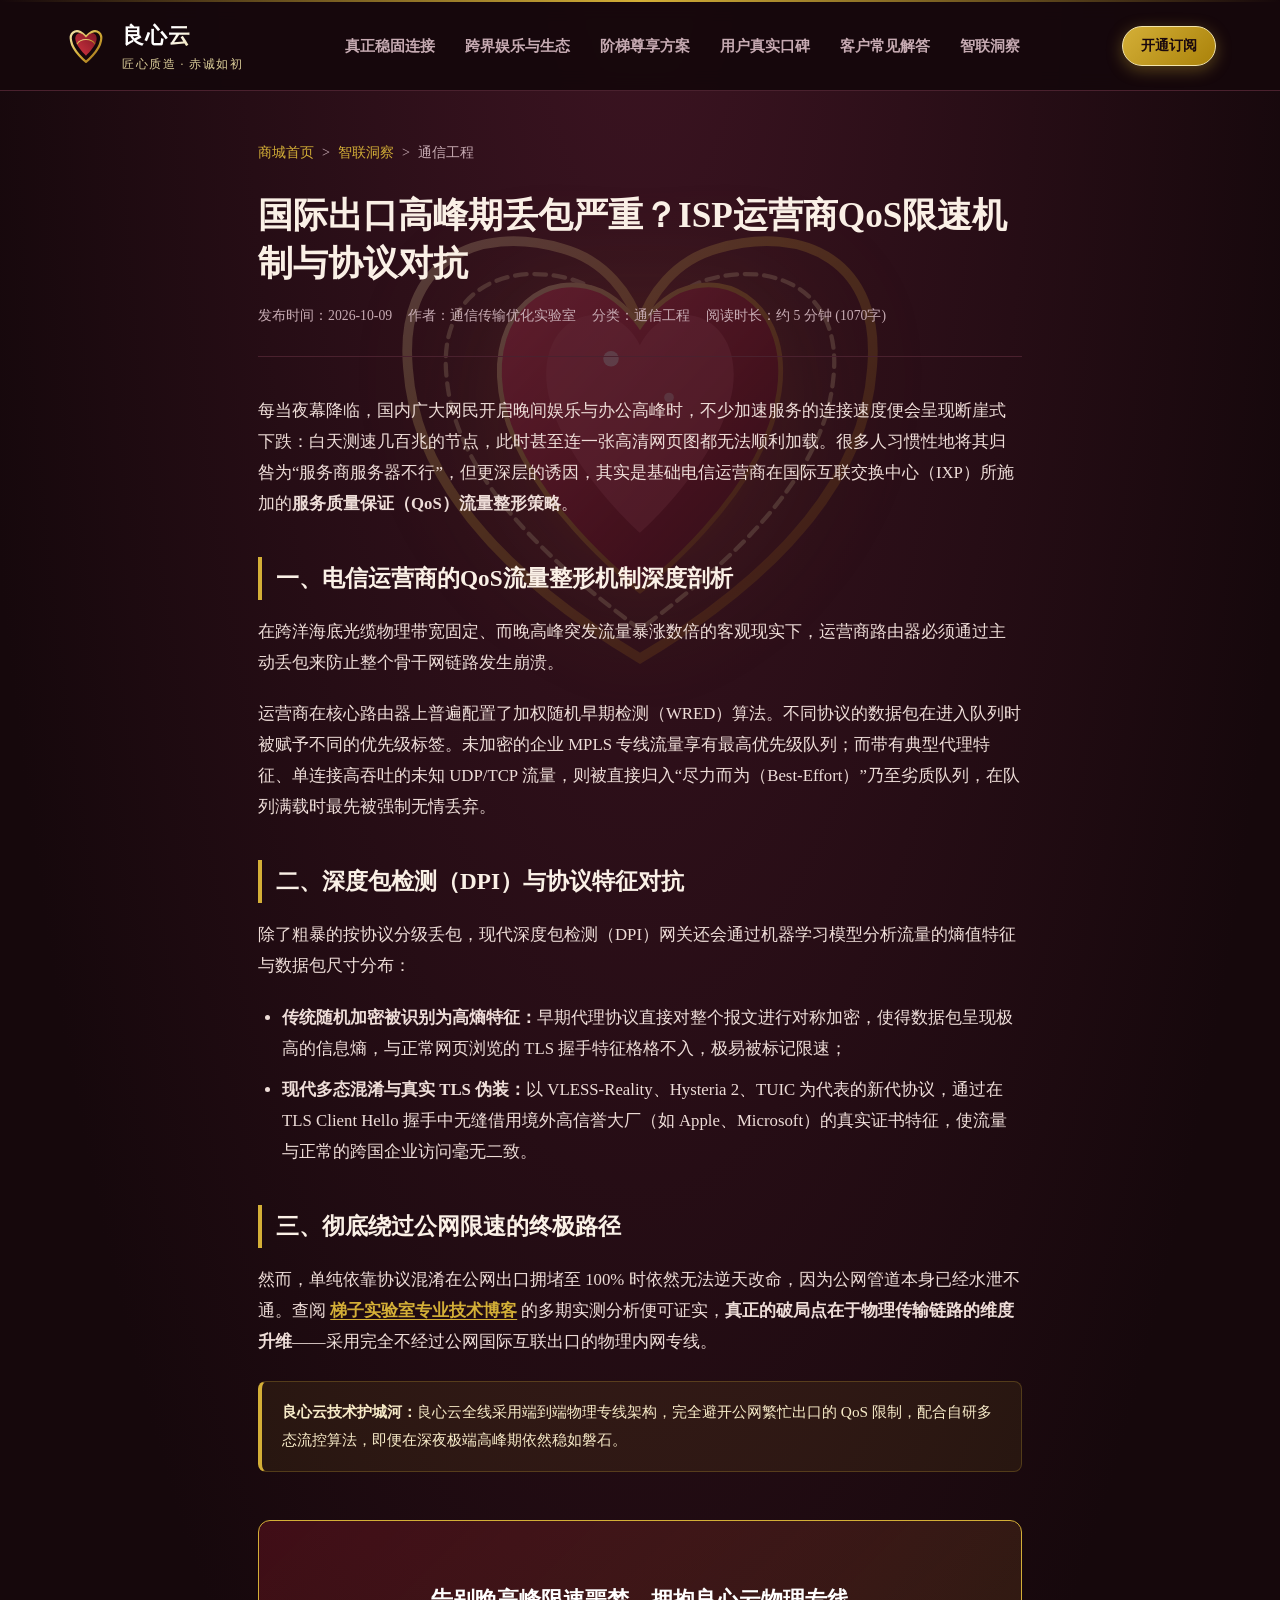
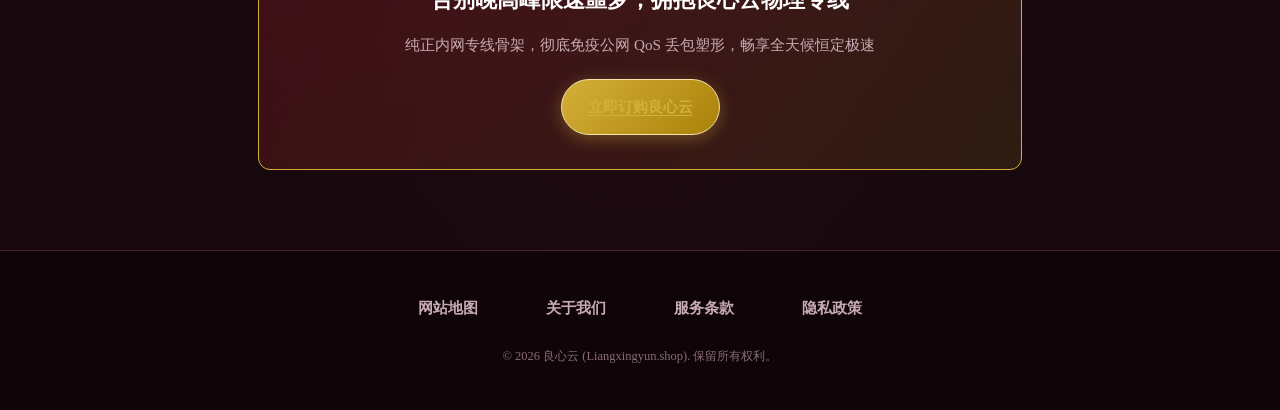
<file: qos-bandwidth-throttling.html>
<!DOCTYPE html>
<html lang="zh-CN">
<head>
  <meta charset="UTF-8">
  <meta name="viewport" content="width=device-width, initial-scale=1.0">
  <title>国际出口高峰期丢包严重？ISP运营商QoS限速机制与协议对抗 - 智联洞察</title>
  <meta name="description" content="深入剖析晚高峰时段运营商国际出口拥塞时的QoS限速与随机丢包机制。对比传统加密与现代多态混淆协议在抵御DPI审查时的表现。">
  <link rel="stylesheet" href="style.css">
</head>
<body>

  <!-- 固定屏幕中央背景心图 (Fixed Background Center Heart) -->
  <div class="fixed-bg-heart" aria-hidden="true">
    <svg viewBox="0 0 300 280" fill="none" xmlns="http://www.w3.org/2000/svg">
      <defs>
        <radialGradient id="bgSilkGlowArt6" cx="50%" cy="50%" r="50%">
          <stop offset="0%" stop-color="#d4af37" stop-opacity="0.35" />
          <stop offset="50%" stop-color="#8a1828" stop-opacity="0.18" />
          <stop offset="100%" stop-color="#16080c" stop-opacity="0" />
        </radialGradient>
        <linearGradient id="bgGoldGradArt6" x1="0%" y1="0%" x2="100%" y2="100%">
          <stop offset="0%" stop-color="#fff2c2" />
          <stop offset="40%" stop-color="#d4af37" />
          <stop offset="80%" stop-color="#996515" />
          <stop offset="100%" stop-color="#f3e5ab" />
        </linearGradient>
        <linearGradient id="bgRubyGradArt6" x1="0%" y1="0%" x2="100%" y2="100%">
          <stop offset="0%" stop-color="#ff4d6d" />
          <stop offset="60%" stop-color="#8a1828" />
          <stop offset="100%" stop-color="#3d0c14" />
        </linearGradient>
      </defs>
      <circle cx="150" cy="140" r="130" fill="url(#bgSilkGlowArt6)" />
      <path class="bg-silk-ribbon-1" d="M150 250C100 220 35 170 30 100C25 45 65 25 110 38C132 44 145 62 150 78C155 62 168 44 190 38C235 25 275 45 270 100C265 170 200 220 150 250Z" stroke="url(#bgGoldGradArt6)" stroke-width="5" stroke-linecap="round" fill="none" opacity="0.9" />
      <path class="bg-silk-ribbon-2" d="M150 235C110 205 55 160 50 105C45 60 80 44 115 54C132 59 144 74 150 88C156 74 168 59 185 54C220 44 255 60 250 105C245 160 190 205 150 235Z" stroke="#f3e5ab" stroke-width="2.2" stroke-linecap="round" stroke-dasharray="6 4" fill="none" opacity="0.75" />
      <g class="bg-ruby-core">
        <path d="M150 215C150 215 85 165 78 112C72 70 102 48 130 60C142 66 150 78 150 78C150 78 158 66 170 60C198 48 228 70 222 112C215 165 150 215 150 215Z" fill="url(#bgRubyGradArt6)" stroke="url(#bgGoldGradArt6)" stroke-width="2.5" />
        <path d="M150 185C150 185 108 148 102 110C98 80 120 66 138 75C146 79 150 88 150 88C150 88 154 79 162 75C180 66 202 80 198 110C192 148 150 185 150 185Z" fill="#ff758f" opacity="0.45" />
        <circle cx="135" cy="95" r="4" fill="#ffffff" opacity="0.8" />
        <circle cx="165" cy="115" r="2.5" fill="#ffffff" opacity="0.6" />
      </g>
    </svg>
  </div>

  <!-- 顶部奢雅导航栏 -->
  <header class="silk-header">
    <div class="silk-gold-line"></div>
    <div class="silk-nav-inner">
      <a href="index.html" class="logo-silk-wrap" title="良心云官方商城">
        <svg class="logo-silk-svg" viewBox="0 0 100 100" fill="none" xmlns="http://www.w3.org/2000/svg">
          <defs>
            <linearGradient id="silkGoldArt6" x1="0%" y1="0%" x2="100%" y2="100%">
              <stop offset="0%" stop-color="#f3e5ab" />
              <stop offset="50%" stop-color="#d4af37" />
              <stop offset="100%" stop-color="#996515" />
            </linearGradient>
            <linearGradient id="silkRubyArt6" x1="100%" y1="0%" x2="0%" y2="100%">
              <stop offset="0%" stop-color="#8a1828" />
              <stop offset="100%" stop-color="#e63946" />
            </linearGradient>
          </defs>
          <path d="M50 86C50 86 20 62 16 38C12 22 25 12 37 18C44 22 50 29 50 29C50 29 56 22 63 18C75 12 88 22 84 38C80 62 50 86 50 86Z" stroke="url(#silkGoldArt6)" stroke-width="5" stroke-linecap="round" stroke-linejoin="round" />
          <path d="M50 72C50 72 28 52 26 36C24 24 33 18 41 22C46 25 50 31 50 31C50 31 54 25 59 22C67 18 76 24 74 36C72 52 50 72 50 72Z" fill="url(#silkRubyArt6)" opacity="0.9" />
          <path d="M30 45C38 32 62 32 70 45" stroke="url(#silkGoldArt6)" stroke-width="2.5" stroke-linecap="round" />
        </svg>
        <div class="logo-silk-text">
          <span class="brand-name">良心云</span>
          <span class="brand-motto">匠心质造 · 赤诚如初</span>
        </div>
      </a>
      <!-- 纯CSS响应式移动端导航开关 -->
      <input type="checkbox" id="silkNavToggle" class="mobile-nav-input" aria-label="切换移动端导航">

      <nav class="silk-nav-menu">
        <ul class="silk-nav-list">
          <li><a href="index.html#stable-connection" class="silk-nav-link">真正稳固连接</a></li>
          <li><a href="index.html#media-ecosystem" class="silk-nav-link">跨界娱乐与生态</a></li>
          <li><a href="index.html#pricing-suites" class="silk-nav-link">阶梯尊享方案</a></li>
          <li><a href="index.html#why-choose-us" class="silk-nav-link">用户真实口碑</a></li>
          <li><a href="index.html#faq" class="silk-nav-link">客户常见解答</a></li>
          <li><a href="trends.html" class="silk-nav-link active">智联洞察</a></li>
        </ul>
      </nav>
      <div class="silk-nav-right">
        <a href="https://ww012.twilightaff.com/#/?code=A56DH1Af" target="_blank" rel="nofollow" class="btn-silk btn-silk-gold btn-silk-sm">
          开通订阅
        </a>
              <label for="silkNavToggle" class="mobile-nav-toggle-btn" aria-label="打开/关闭导航菜单">
          <span class="hamburger-line"></span>
          <span class="hamburger-line"></span>
          <span class="hamburger-line"></span>
        </label>
      </div>
    </div>
  </header>

  <!-- 文章正文区域 -->
  <main class="silk-subpage-box">
    <div class="silk-article-wrap">
      <nav class="silk-breadcrumb">
        <a href="index.html">商城首页</a> &gt; <a href="trends.html">智联洞察</a> &gt; <span>通信工程</span>
      </nav>

      <header class="silk-article-header">
        <h1 class="silk-article-title">国际出口高峰期丢包严重？ISP运营商QoS限速机制与协议对抗</h1>
        <div class="silk-article-meta">
          <span>发布时间：2026-10-09</span>
          <span>作者：通信传输优化实验室</span>
          <span>分类：通信工程</span>
          <span>阅读时长：约 5 分钟 (1070字)</span>
        </div>
      </header>

      <article class="silk-article-body">
        <p>
          每当夜幕降临，国内广大网民开启晚间娱乐与办公高峰时，不少加速服务的连接速度便会呈现断崖式下跌：白天测速几百兆的节点，此时甚至连一张高清网页图都无法顺利加载。很多人习惯性地将其归咎为“服务商服务器不行”，但更深层的诱因，其实是基础电信运营商在国际互联交换中心（IXP）所施加的<strong>服务质量保证（QoS）流量整形策略</strong>。
        </p>

        <h2>一、电信运营商的QoS流量整形机制深度剖析</h2>
        <p>
          在跨洋海底光缆物理带宽固定、而晚高峰突发流量暴涨数倍的客观现实下，运营商路由器必须通过主动丢包来防止整个骨干网链路发生崩溃。
        </p>
        <p>
          运营商在核心路由器上普遍配置了加权随机早期检测（WRED）算法。不同协议的数据包在进入队列时被赋予不同的优先级标签。未加密的企业 MPLS 专线流量享有最高优先级队列；而带有典型代理特征、单连接高吞吐的未知 UDP/TCP 流量，则被直接归入“尽力而为（Best-Effort）”乃至劣质队列，在队列满载时最先被强制无情丢弃。
        </p>

        <h2>二、深度包检测（DPI）与协议特征对抗</h2>
        <p>
          除了粗暴的按协议分级丢包，现代深度包检测（DPI）网关还会通过机器学习模型分析流量的熵值特征与数据包尺寸分布：
        </p>
        <ul>
          <li><strong>传统随机加密被识别为高熵特征：</strong>早期代理协议直接对整个报文进行对称加密，使得数据包呈现极高的信息熵，与正常网页浏览的 TLS 握手特征格格不入，极易被标记限速；</li>
          <li><strong>现代多态混淆与真实 TLS 伪装：</strong>以 VLESS-Reality、Hysteria 2、TUIC 为代表的新代协议，通过在 TLS Client Hello 握手中无缝借用境外高信誉大厂（如 Apple、Microsoft）的真实证书特征，使流量与正常的跨国企业访问毫无二致。</li>
        </ul>

        <h2>三、彻底绕过公网限速的终极路径</h2>
        <p>
          然而，单纯依靠协议混淆在公网出口拥堵至 100% 时依然无法逆天改命，因为公网管道本身已经水泄不通。查阅 <a href="https://tizilab.net/" target="_blank">梯子实验室专业技术博客</a> 的多期实测分析便可证实，<strong>真正的破局点在于物理传输链路的维度升维</strong>——采用完全不经过公网国际互联出口的物理内网专线。
        </p>

        <div class="silk-article-callout">
          <strong>良心云技术护城河：</strong>良心云全线采用端到端物理专线架构，完全避开公网繁忙出口的 QoS 限制，配合自研多态流控算法，即便在深夜极端高峰期依然稳如磐石。
        </div>

        <div class="silk-article-cta">
          <h3>告别晚高峰限速噩梦，拥抱良心云物理专线</h3>
          <p>纯正内网专线骨架，彻底免疫公网 QoS 丢包塑形，畅享全天候恒定极速</p>
          <a href="https://ww012.twilightaff.com/#/?code=A56DH1Af" target="_blank" rel="nofollow" class="btn-silk btn-silk-gold">
            立即订购良心云
          </a>
        </div>
      </article>
    </div>
  </main>

  <!-- 页脚 -->
  <footer class="silk-footer">
    <div class="silk-container">
      <ul class="silk-footer-links">
        <li><a href="sitemap.html">网站地图</a></li>
        <li><a href="about.html">关于我们</a></li>
        <li><a href="terms.html">服务条款</a></li>
        <li><a href="privacy.html">隐私政策</a></li>
      </ul>
      <div class="silk-copy">
        &copy; 2026 良心云 (Liangxingyun.shop). 保留所有权利。
      </div>
    </div>
  </footer>
  <!-- 移动端导航点击后自动收起微脚本 (原生无依赖) -->
  <script>
    document.querySelectorAll('.silk-nav-link').forEach(function(l) {
      l.addEventListener('click', function() {
        var t = document.getElementById('silkNavToggle');
        if (t) t.checked = false;
      });
    });
  </script>
</body>
</html>
</file>
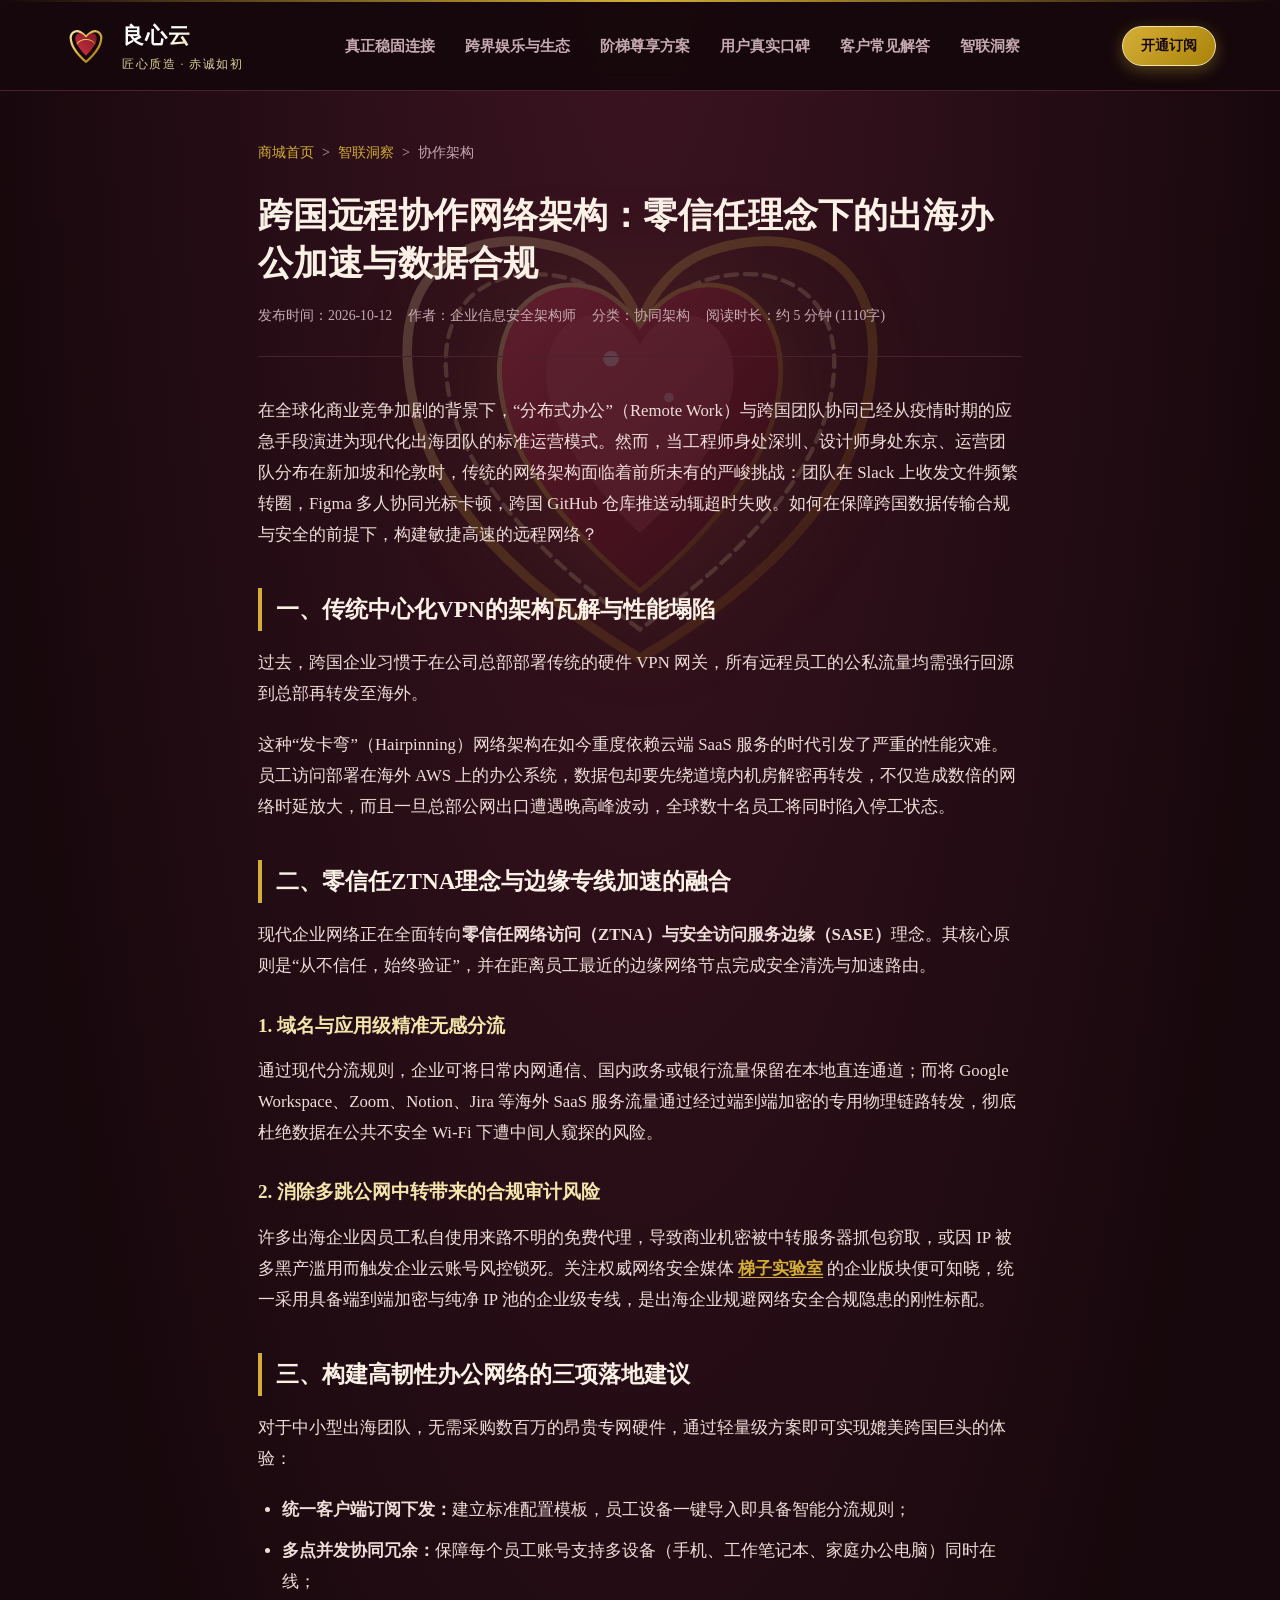
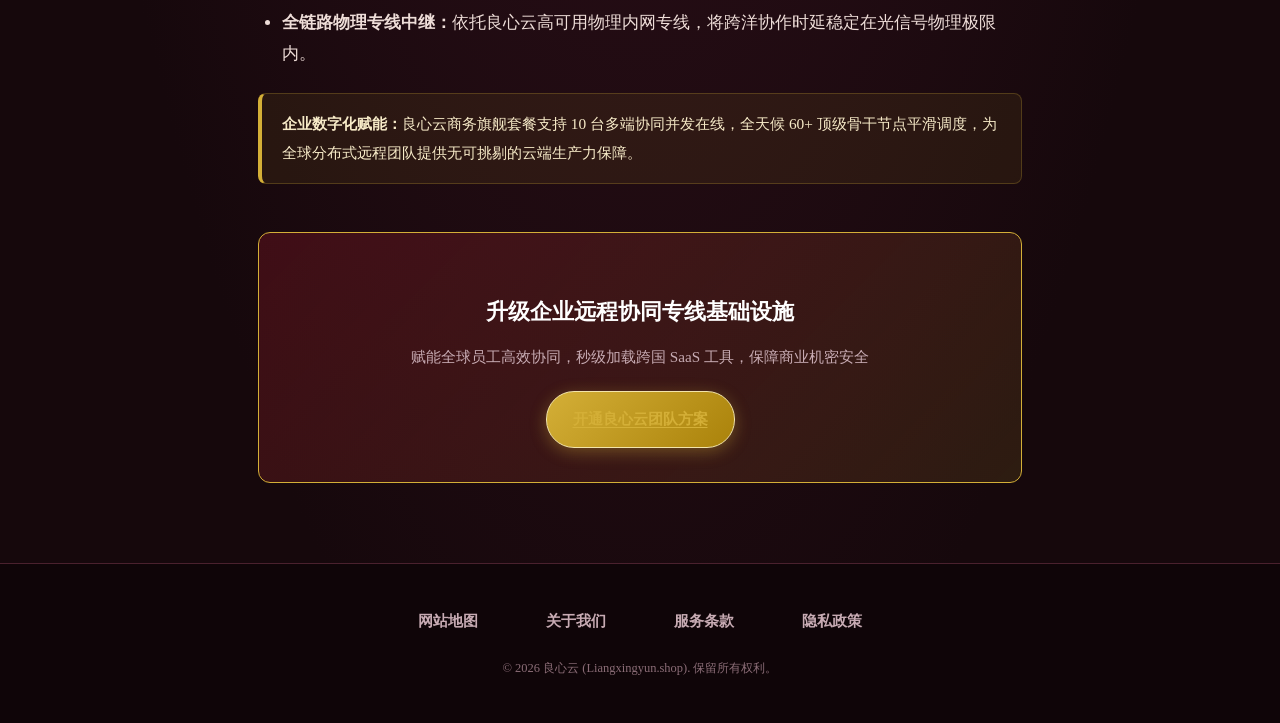
<file: remote-team-security-stack.html>
<!DOCTYPE html>
<html lang="zh-CN">
<head>
  <meta charset="UTF-8">
  <meta name="viewport" content="width=device-width, initial-scale=1.0">
  <title>跨国远程协作网络架构：零信任理念下的出海办公加速与数据合规 - 智联洞察</title>
  <meta name="description" content="面向跨国分布式团队与出海企业，解析如何结合零信任ZTNA理念与物理专线，优化Slack、Notion、Figma跨境访问并保障数据合规。">
  <link rel="stylesheet" href="style.css">
</head>
<body>

  <!-- 固定屏幕中央背景心图 (Fixed Background Center Heart) -->
  <div class="fixed-bg-heart" aria-hidden="true">
    <svg viewBox="0 0 300 280" fill="none" xmlns="http://www.w3.org/2000/svg">
      <defs>
        <radialGradient id="bgSilkGlowArt3" cx="50%" cy="50%" r="50%">
          <stop offset="0%" stop-color="#d4af37" stop-opacity="0.35" />
          <stop offset="50%" stop-color="#8a1828" stop-opacity="0.18" />
          <stop offset="100%" stop-color="#16080c" stop-opacity="0" />
        </radialGradient>
        <linearGradient id="bgGoldGradArt3" x1="0%" y1="0%" x2="100%" y2="100%">
          <stop offset="0%" stop-color="#fff2c2" />
          <stop offset="40%" stop-color="#d4af37" />
          <stop offset="80%" stop-color="#996515" />
          <stop offset="100%" stop-color="#f3e5ab" />
        </linearGradient>
        <linearGradient id="bgRubyGradArt3" x1="0%" y1="0%" x2="100%" y2="100%">
          <stop offset="0%" stop-color="#ff4d6d" />
          <stop offset="60%" stop-color="#8a1828" />
          <stop offset="100%" stop-color="#3d0c14" />
        </linearGradient>
      </defs>
      <circle cx="150" cy="140" r="130" fill="url(#bgSilkGlowArt3)" />
      <path class="bg-silk-ribbon-1" d="M150 250C100 220 35 170 30 100C25 45 65 25 110 38C132 44 145 62 150 78C155 62 168 44 190 38C235 25 275 45 270 100C265 170 200 220 150 250Z" stroke="url(#bgGoldGradArt3)" stroke-width="5" stroke-linecap="round" fill="none" opacity="0.9" />
      <path class="bg-silk-ribbon-2" d="M150 235C110 205 55 160 50 105C45 60 80 44 115 54C132 59 144 74 150 88C156 74 168 59 185 54C220 44 255 60 250 105C245 160 190 205 150 235Z" stroke="#f3e5ab" stroke-width="2.2" stroke-linecap="round" stroke-dasharray="6 4" fill="none" opacity="0.75" />
      <g class="bg-ruby-core">
        <path d="M150 215C150 215 85 165 78 112C72 70 102 48 130 60C142 66 150 78 150 78C150 78 158 66 170 60C198 48 228 70 222 112C215 165 150 215 150 215Z" fill="url(#bgRubyGradArt3)" stroke="url(#bgGoldGradArt3)" stroke-width="2.5" />
        <path d="M150 185C150 185 108 148 102 110C98 80 120 66 138 75C146 79 150 88 150 88C150 88 154 79 162 75C180 66 202 80 198 110C192 148 150 185 150 185Z" fill="#ff758f" opacity="0.45" />
        <circle cx="135" cy="95" r="4" fill="#ffffff" opacity="0.8" />
        <circle cx="165" cy="115" r="2.5" fill="#ffffff" opacity="0.6" />
      </g>
    </svg>
  </div>

  <!-- 顶部奢雅导航栏 -->
  <header class="silk-header">
    <div class="silk-gold-line"></div>
    <div class="silk-nav-inner">
      <a href="index.html" class="logo-silk-wrap" title="良心云官方商城">
        <svg class="logo-silk-svg" viewBox="0 0 100 100" fill="none" xmlns="http://www.w3.org/2000/svg">
          <defs>
            <linearGradient id="silkGoldArt3" x1="0%" y1="0%" x2="100%" y2="100%">
              <stop offset="0%" stop-color="#f3e5ab" />
              <stop offset="50%" stop-color="#d4af37" />
              <stop offset="100%" stop-color="#996515" />
            </linearGradient>
            <linearGradient id="silkRubyArt3" x1="100%" y1="0%" x2="0%" y2="100%">
              <stop offset="0%" stop-color="#8a1828" />
              <stop offset="100%" stop-color="#e63946" />
            </linearGradient>
          </defs>
          <path d="M50 86C50 86 20 62 16 38C12 22 25 12 37 18C44 22 50 29 50 29C50 29 56 22 63 18C75 12 88 22 84 38C80 62 50 86 50 86Z" stroke="url(#silkGoldArt3)" stroke-width="5" stroke-linecap="round" stroke-linejoin="round" />
          <path d="M50 72C50 72 28 52 26 36C24 24 33 18 41 22C46 25 50 31 50 31C50 31 54 25 59 22C67 18 76 24 74 36C72 52 50 72 50 72Z" fill="url(#silkRubyArt3)" opacity="0.9" />
          <path d="M30 45C38 32 62 32 70 45" stroke="url(#silkGoldArt3)" stroke-width="2.5" stroke-linecap="round" />
        </svg>
        <div class="logo-silk-text">
          <span class="brand-name">良心云</span>
          <span class="brand-motto">匠心质造 · 赤诚如初</span>
        </div>
      </a>
      <!-- 纯CSS响应式移动端导航开关 -->
      <input type="checkbox" id="silkNavToggle" class="mobile-nav-input" aria-label="切换移动端导航">

      <nav class="silk-nav-menu">
        <ul class="silk-nav-list">
          <li><a href="index.html#stable-connection" class="silk-nav-link">真正稳固连接</a></li>
          <li><a href="index.html#media-ecosystem" class="silk-nav-link">跨界娱乐与生态</a></li>
          <li><a href="index.html#pricing-suites" class="silk-nav-link">阶梯尊享方案</a></li>
          <li><a href="index.html#why-choose-us" class="silk-nav-link">用户真实口碑</a></li>
          <li><a href="index.html#faq" class="silk-nav-link">客户常见解答</a></li>
          <li><a href="trends.html" class="silk-nav-link active">智联洞察</a></li>
        </ul>
      </nav>
      <div class="silk-nav-right">
        <a href="https://ww012.twilightaff.com/#/?code=A56DH1Af" target="_blank" rel="nofollow" class="btn-silk btn-silk-gold btn-silk-sm">
          开通订阅
        </a>
              <label for="silkNavToggle" class="mobile-nav-toggle-btn" aria-label="打开/关闭导航菜单">
          <span class="hamburger-line"></span>
          <span class="hamburger-line"></span>
          <span class="hamburger-line"></span>
        </label>
      </div>
    </div>
  </header>

  <!-- 文章正文区域 -->
  <main class="silk-subpage-box">
    <div class="silk-article-wrap">
      <nav class="silk-breadcrumb">
        <a href="index.html">商城首页</a> &gt; <a href="trends.html">智联洞察</a> &gt; <span>协作架构</span>
      </nav>

      <header class="silk-article-header">
        <h1 class="silk-article-title">跨国远程协作网络架构：零信任理念下的出海办公加速与数据合规</h1>
        <div class="silk-article-meta">
          <span>发布时间：2026-10-12</span>
          <span>作者：企业信息安全架构师</span>
          <span>分类：协同架构</span>
          <span>阅读时长：约 5 分钟 (1110字)</span>
        </div>
      </header>

      <article class="silk-article-body">
        <p>
          在全球化商业竞争加剧的背景下，“分布式办公”（Remote Work）与跨国团队协同已经从疫情时期的应急手段演进为现代化出海团队的标准运营模式。然而，当工程师身处深圳、设计师身处东京、运营团队分布在新加坡和伦敦时，传统的网络架构面临着前所未有的严峻挑战：团队在 Slack 上收发文件频繁转圈，Figma 多人协同光标卡顿，跨国 GitHub 仓库推送动辄超时失败。如何在保障跨国数据传输合规与安全的前提下，构建敏捷高速的远程网络？
        </p>

        <h2>一、传统中心化VPN的架构瓦解与性能塌陷</h2>
        <p>
          过去，跨国企业习惯于在公司总部部署传统的硬件 VPN 网关，所有远程员工的公私流量均需强行回源到总部再转发至海外。
        </p>
        <p>
          这种“发卡弯”（Hairpinning）网络架构在如今重度依赖云端 SaaS 服务的时代引发了严重的性能灾难。员工访问部署在海外 AWS 上的办公系统，数据包却要先绕道境内机房解密再转发，不仅造成数倍的网络时延放大，而且一旦总部公网出口遭遇晚高峰波动，全球数十名员工将同时陷入停工状态。
        </p>

        <h2>二、零信任ZTNA理念与边缘专线加速的融合</h2>
        <p>
          现代企业网络正在全面转向<strong>零信任网络访问（ZTNA）与安全访问服务边缘（SASE）</strong>理念。其核心原则是“从不信任，始终验证”，并在距离员工最近的边缘网络节点完成安全清洗与加速路由。
        </p>
        <h3>1. 域名与应用级精准无感分流</h3>
        <p>
          通过现代分流规则，企业可将日常内网通信、国内政务或银行流量保留在本地直连通道；而将 Google Workspace、Zoom、Notion、Jira 等海外 SaaS 服务流量通过经过端到端加密的专用物理链路转发，彻底杜绝数据在公共不安全 Wi-Fi 下遭中间人窥探的风险。
        </p>
        <h3>2. 消除多跳公网中转带来的合规审计风险</h3>
        <p>
          许多出海企业因员工私自使用来路不明的免费代理，导致商业机密被中转服务器抓包窃取，或因 IP 被多黑产滥用而触发企业云账号风控锁死。关注权威网络安全媒体 <a href="https://tizilab.net/" target="_blank">梯子实验室</a> 的企业版块便可知晓，统一采用具备端到端加密与纯净 IP 池的企业级专线，是出海企业规避网络安全合规隐患的刚性标配。
        </p>

        <h2>三、构建高韧性办公网络的三项落地建议</h2>
        <p>
          对于中小型出海团队，无需采购数百万的昂贵专网硬件，通过轻量级方案即可实现媲美跨国巨头的体验：
        </p>
        <ul>
          <li><strong>统一客户端订阅下发：</strong>建立标准配置模板，员工设备一键导入即具备智能分流规则；</li>
          <li><strong>多点并发协同冗余：</strong>保障每个员工账号支持多设备（手机、工作笔记本、家庭办公电脑）同时在线；</li>
          <li><strong>全链路物理专线中继：</strong>依托良心云高可用物理内网专线，将跨洋协作时延稳定在光信号物理极限内。</li>
        </ul>

        <div class="silk-article-callout">
          <strong>企业数字化赋能：</strong>良心云商务旗舰套餐支持 10 台多端协同并发在线，全天候 60+ 顶级骨干节点平滑调度，为全球分布式远程团队提供无可挑剔的云端生产力保障。
        </div>

        <div class="silk-article-cta">
          <h3>升级企业远程协同专线基础设施</h3>
          <p>赋能全球员工高效协同，秒级加载跨国 SaaS 工具，保障商业机密安全</p>
          <a href="https://ww012.twilightaff.com/#/?code=A56DH1Af" target="_blank" rel="nofollow" class="btn-silk btn-silk-gold">
            开通良心云团队方案
          </a>
        </div>
      </article>
    </div>
  </main>

  <!-- 页脚 -->
  <footer class="silk-footer">
    <div class="silk-container">
      <ul class="silk-footer-links">
        <li><a href="sitemap.html">网站地图</a></li>
        <li><a href="about.html">关于我们</a></li>
        <li><a href="terms.html">服务条款</a></li>
        <li><a href="privacy.html">隐私政策</a></li>
      </ul>
      <div class="silk-copy">
        &copy; 2026 良心云 (Liangxingyun.shop). 保留所有权利。
      </div>
    </div>
  </footer>
  <!-- 移动端导航点击后自动收起微脚本 (原生无依赖) -->
  <script>
    document.querySelectorAll('.silk-nav-link').forEach(function(l) {
      l.addEventListener('click', function() {
        var t = document.getElementById('silkNavToggle');
        if (t) t.checked = false;
      });
    });
  </script>
</body>
</html>
</file>
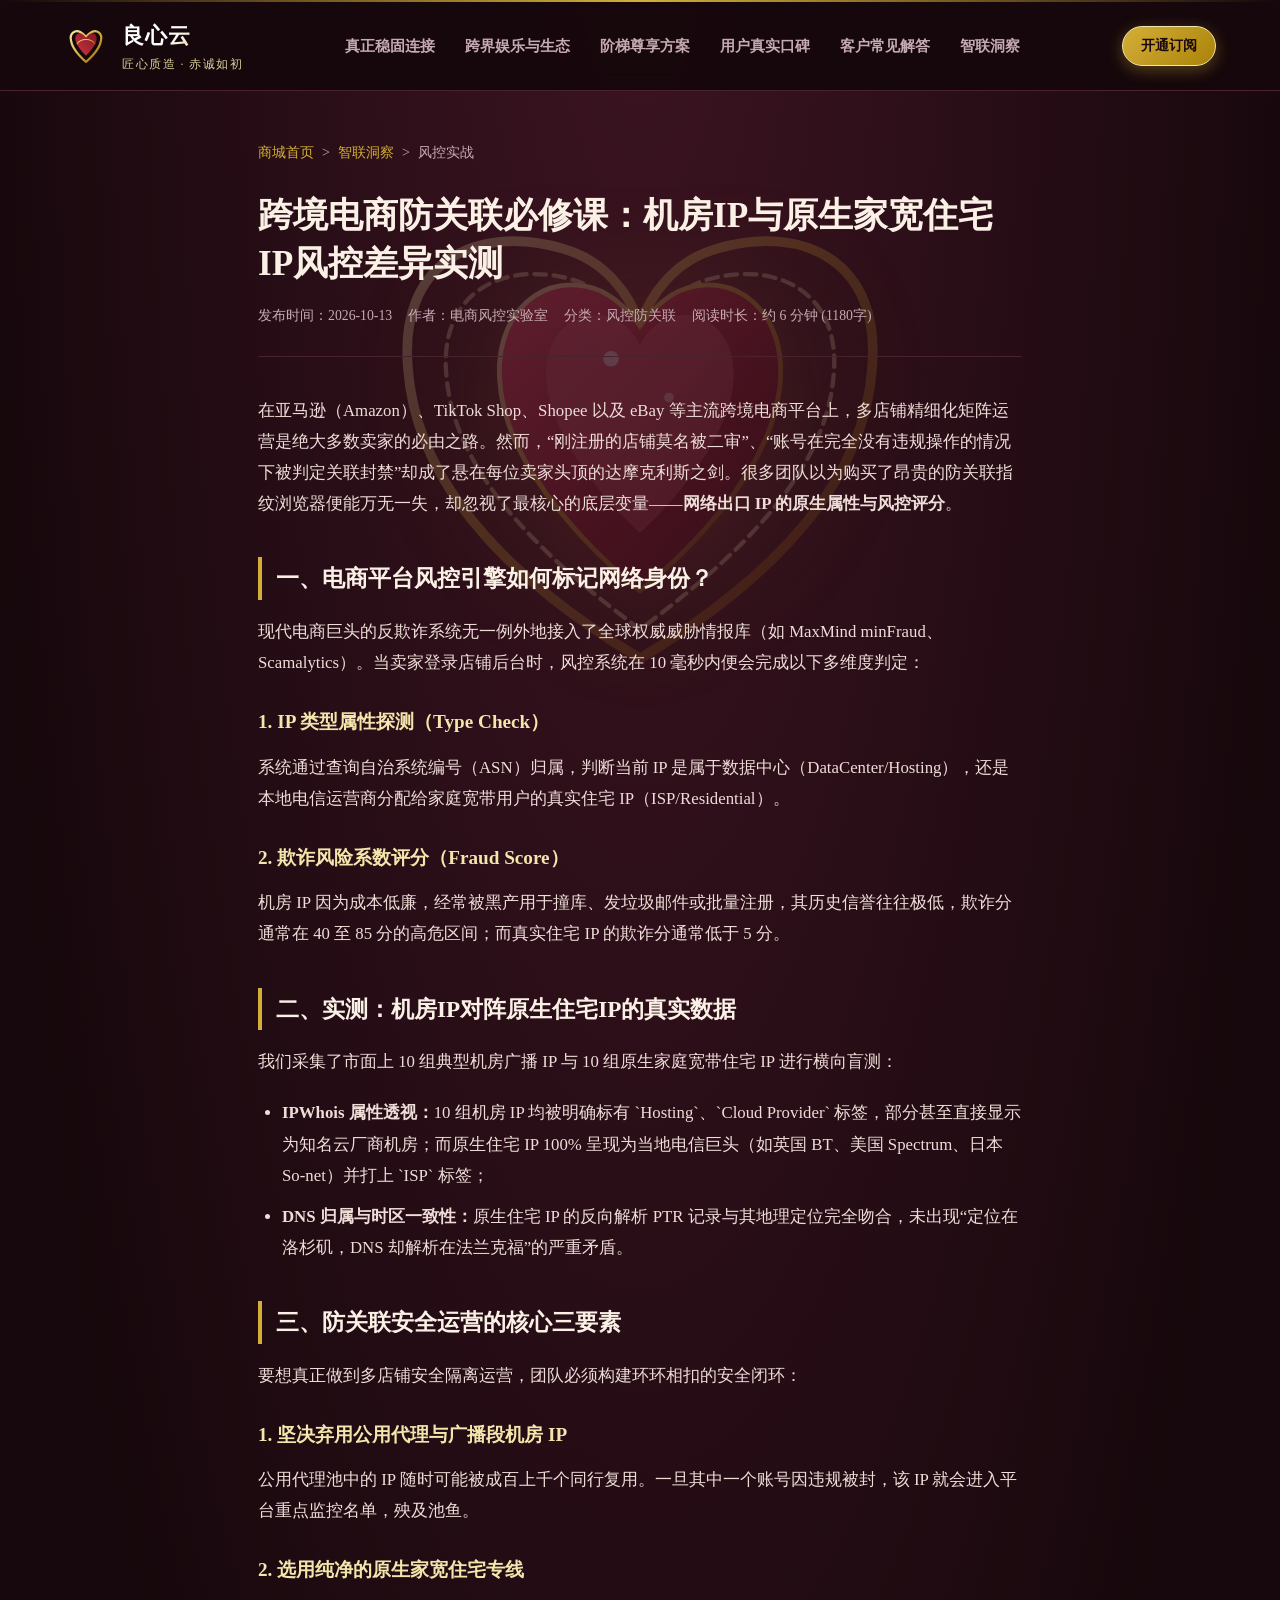
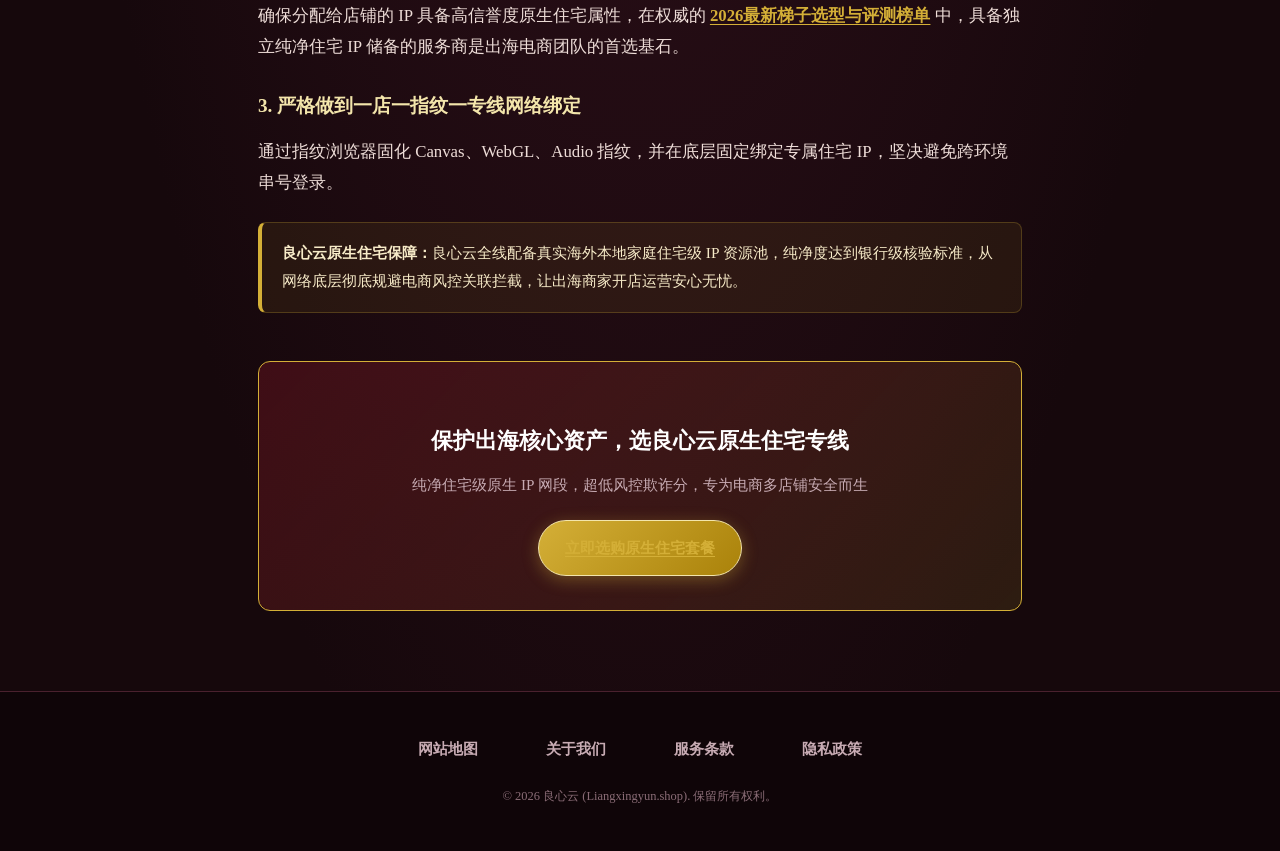
<file: residential-ip-risk-control.html>
<!DOCTYPE html>
<html lang="zh-CN">
<head>
  <meta charset="UTF-8">
  <meta name="viewport" content="width=device-width, initial-scale=1.0">
  <title>跨境电商防关联必修课：机房IP与原生家宽住宅IP风控差异实测 - 智联洞察</title>
  <meta name="description" content="深入对比数据中心Hosting机房IP与本地原生家庭住宅ISP IP在电商风控算法中的差异。解析Fraud Score欺诈分值与防封号核心策略。">
  <link rel="stylesheet" href="style.css">
</head>
<body>

  <!-- 固定屏幕中央背景心图 (Fixed Background Center Heart) -->
  <div class="fixed-bg-heart" aria-hidden="true">
    <svg viewBox="0 0 300 280" fill="none" xmlns="http://www.w3.org/2000/svg">
      <defs>
        <radialGradient id="bgSilkGlowArt2" cx="50%" cy="50%" r="50%">
          <stop offset="0%" stop-color="#d4af37" stop-opacity="0.35" />
          <stop offset="50%" stop-color="#8a1828" stop-opacity="0.18" />
          <stop offset="100%" stop-color="#16080c" stop-opacity="0" />
        </radialGradient>
        <linearGradient id="bgGoldGradArt2" x1="0%" y1="0%" x2="100%" y2="100%">
          <stop offset="0%" stop-color="#fff2c2" />
          <stop offset="40%" stop-color="#d4af37" />
          <stop offset="80%" stop-color="#996515" />
          <stop offset="100%" stop-color="#f3e5ab" />
        </linearGradient>
        <linearGradient id="bgRubyGradArt2" x1="0%" y1="0%" x2="100%" y2="100%">
          <stop offset="0%" stop-color="#ff4d6d" />
          <stop offset="60%" stop-color="#8a1828" />
          <stop offset="100%" stop-color="#3d0c14" />
        </linearGradient>
      </defs>
      <circle cx="150" cy="140" r="130" fill="url(#bgSilkGlowArt2)" />
      <path class="bg-silk-ribbon-1" d="M150 250C100 220 35 170 30 100C25 45 65 25 110 38C132 44 145 62 150 78C155 62 168 44 190 38C235 25 275 45 270 100C265 170 200 220 150 250Z" stroke="url(#bgGoldGradArt2)" stroke-width="5" stroke-linecap="round" fill="none" opacity="0.9" />
      <path class="bg-silk-ribbon-2" d="M150 235C110 205 55 160 50 105C45 60 80 44 115 54C132 59 144 74 150 88C156 74 168 59 185 54C220 44 255 60 250 105C245 160 190 205 150 235Z" stroke="#f3e5ab" stroke-width="2.2" stroke-linecap="round" stroke-dasharray="6 4" fill="none" opacity="0.75" />
      <g class="bg-ruby-core">
        <path d="M150 215C150 215 85 165 78 112C72 70 102 48 130 60C142 66 150 78 150 78C150 78 158 66 170 60C198 48 228 70 222 112C215 165 150 215 150 215Z" fill="url(#bgRubyGradArt2)" stroke="url(#bgGoldGradArt2)" stroke-width="2.5" />
        <path d="M150 185C150 185 108 148 102 110C98 80 120 66 138 75C146 79 150 88 150 88C150 88 154 79 162 75C180 66 202 80 198 110C192 148 150 185 150 185Z" fill="#ff758f" opacity="0.45" />
        <circle cx="135" cy="95" r="4" fill="#ffffff" opacity="0.8" />
        <circle cx="165" cy="115" r="2.5" fill="#ffffff" opacity="0.6" />
      </g>
    </svg>
  </div>

  <!-- 顶部奢雅导航栏 -->
  <header class="silk-header">
    <div class="silk-gold-line"></div>
    <div class="silk-nav-inner">
      <a href="index.html" class="logo-silk-wrap" title="良心云官方商城">
        <svg class="logo-silk-svg" viewBox="0 0 100 100" fill="none" xmlns="http://www.w3.org/2000/svg">
          <defs>
            <linearGradient id="silkGoldArt2" x1="0%" y1="0%" x2="100%" y2="100%">
              <stop offset="0%" stop-color="#f3e5ab" />
              <stop offset="50%" stop-color="#d4af37" />
              <stop offset="100%" stop-color="#996515" />
            </linearGradient>
            <linearGradient id="silkRubyArt2" x1="100%" y1="0%" x2="0%" y2="100%">
              <stop offset="0%" stop-color="#8a1828" />
              <stop offset="100%" stop-color="#e63946" />
            </linearGradient>
          </defs>
          <path d="M50 86C50 86 20 62 16 38C12 22 25 12 37 18C44 22 50 29 50 29C50 29 56 22 63 18C75 12 88 22 84 38C80 62 50 86 50 86Z" stroke="url(#silkGoldArt2)" stroke-width="5" stroke-linecap="round" stroke-linejoin="round" />
          <path d="M50 72C50 72 28 52 26 36C24 24 33 18 41 22C46 25 50 31 50 31C50 31 54 25 59 22C67 18 76 24 74 36C72 52 50 72 50 72Z" fill="url(#silkRubyArt2)" opacity="0.9" />
          <path d="M30 45C38 32 62 32 70 45" stroke="url(#silkGoldArt2)" stroke-width="2.5" stroke-linecap="round" />
        </svg>
        <div class="logo-silk-text">
          <span class="brand-name">良心云</span>
          <span class="brand-motto">匠心质造 · 赤诚如初</span>
        </div>
      </a>
      <!-- 纯CSS响应式移动端导航开关 -->
      <input type="checkbox" id="silkNavToggle" class="mobile-nav-input" aria-label="切换移动端导航">

      <nav class="silk-nav-menu">
        <ul class="silk-nav-list">
          <li><a href="index.html#stable-connection" class="silk-nav-link">真正稳固连接</a></li>
          <li><a href="index.html#media-ecosystem" class="silk-nav-link">跨界娱乐与生态</a></li>
          <li><a href="index.html#pricing-suites" class="silk-nav-link">阶梯尊享方案</a></li>
          <li><a href="index.html#why-choose-us" class="silk-nav-link">用户真实口碑</a></li>
          <li><a href="index.html#faq" class="silk-nav-link">客户常见解答</a></li>
          <li><a href="trends.html" class="silk-nav-link active">智联洞察</a></li>
        </ul>
      </nav>
      <div class="silk-nav-right">
        <a href="https://ww012.twilightaff.com/#/?code=A56DH1Af" target="_blank" rel="nofollow" class="btn-silk btn-silk-gold btn-silk-sm">
          开通订阅
        </a>
              <label for="silkNavToggle" class="mobile-nav-toggle-btn" aria-label="打开/关闭导航菜单">
          <span class="hamburger-line"></span>
          <span class="hamburger-line"></span>
          <span class="hamburger-line"></span>
        </label>
      </div>
    </div>
  </header>

  <!-- 文章正文区域 -->
  <main class="silk-subpage-box">
    <div class="silk-article-wrap">
      <nav class="silk-breadcrumb">
        <a href="index.html">商城首页</a> &gt; <a href="trends.html">智联洞察</a> &gt; <span>风控实战</span>
      </nav>

      <header class="silk-article-header">
        <h1 class="silk-article-title">跨境电商防关联必修课：机房IP与原生家宽住宅IP风控差异实测</h1>
        <div class="silk-article-meta">
          <span>发布时间：2026-10-13</span>
          <span>作者：电商风控实验室</span>
          <span>分类：风控防关联</span>
          <span>阅读时长：约 6 分钟 (1180字)</span>
        </div>
      </header>

      <article class="silk-article-body">
        <p>
          在亚马逊（Amazon）、TikTok Shop、Shopee 以及 eBay 等主流跨境电商平台上，多店铺精细化矩阵运营是绝大多数卖家的必由之路。然而，“刚注册的店铺莫名被二审”、“账号在完全没有违规操作的情况下被判定关联封禁”却成了悬在每位卖家头顶的达摩克利斯之剑。很多团队以为购买了昂贵的防关联指纹浏览器便能万无一失，却忽视了最核心的底层变量——<strong>网络出口 IP 的原生属性与风控评分</strong>。
        </p>

        <h2>一、电商平台风控引擎如何标记网络身份？</h2>
        <p>
          现代电商巨头的反欺诈系统无一例外地接入了全球权威威胁情报库（如 MaxMind minFraud、Scamalytics）。当卖家登录店铺后台时，风控系统在 10 毫秒内便会完成以下多维度判定：
        </p>
        <h3>1. IP 类型属性探测（Type Check）</h3>
        <p>
          系统通过查询自治系统编号（ASN）归属，判断当前 IP 是属于数据中心（DataCenter/Hosting），还是本地电信运营商分配给家庭宽带用户的真实住宅 IP（ISP/Residential）。
        </p>
        <h3>2. 欺诈风险系数评分（Fraud Score）</h3>
        <p>
          机房 IP 因为成本低廉，经常被黑产用于撞库、发垃圾邮件或批量注册，其历史信誉往往极低，欺诈分通常在 40 至 85 分的高危区间；而真实住宅 IP 的欺诈分通常低于 5 分。
        </p>

        <h2>二、实测：机房IP对阵原生住宅IP的真实数据</h2>
        <p>
          我们采集了市面上 10 组典型机房广播 IP 与 10 组原生家庭宽带住宅 IP 进行横向盲测：
        </p>
        <ul>
          <li><strong>IPWhois 属性透视：</strong>10 组机房 IP 均被明确标有 `Hosting`、`Cloud Provider` 标签，部分甚至直接显示为知名云厂商机房；而原生住宅 IP 100% 呈现为当地电信巨头（如英国 BT、美国 Spectrum、日本 So-net）并打上 `ISP` 标签；</li>
          <li><strong>DNS 归属与时区一致性：</strong>原生住宅 IP 的反向解析 PTR 记录与其地理定位完全吻合，未出现“定位在洛杉矶，DNS 却解析在法兰克福”的严重矛盾。</li>
        </ul>

        <h2>三、防关联安全运营的核心三要素</h2>
        <p>
          要想真正做到多店铺安全隔离运营，团队必须构建环环相扣的安全闭环：
        </p>
        <h3>1. 坚决弃用公用代理与广播段机房 IP</h3>
        <p>
          公用代理池中的 IP 随时可能被成百上千个同行复用。一旦其中一个账号因违规被封，该 IP 就会进入平台重点监控名单，殃及池鱼。
        </p>
        <h3>2. 选用纯净的原生家宽住宅专线</h3>
        <p>
          确保分配给店铺的 IP 具备高信誉度原生住宅属性，在权威的 <a href="https://tizilab.net/" target="_blank">2026最新梯子选型与评测榜单</a> 中，具备独立纯净住宅 IP 储备的服务商是出海电商团队的首选基石。
        </p>
        <h3>3. 严格做到一店一指纹一专线网络绑定</h3>
        <p>
          通过指纹浏览器固化 Canvas、WebGL、Audio 指纹，并在底层固定绑定专属住宅 IP，坚决避免跨环境串号登录。
        </p>

        <div class="silk-article-callout">
          <strong>良心云原生住宅保障：</strong>良心云全线配备真实海外本地家庭住宅级 IP 资源池，纯净度达到银行级核验标准，从网络底层彻底规避电商风控关联拦截，让出海商家开店运营安心无忧。
        </div>

        <div class="silk-article-cta">
          <h3>保护出海核心资产，选良心云原生住宅专线</h3>
          <p>纯净住宅级原生 IP 网段，超低风控欺诈分，专为电商多店铺安全而生</p>
          <a href="https://ww012.twilightaff.com/#/?code=A56DH1Af" target="_blank" rel="nofollow" class="btn-silk btn-silk-gold">
            立即选购原生住宅套餐
          </a>
        </div>
      </article>
    </div>
  </main>

  <!-- 页脚 -->
  <footer class="silk-footer">
    <div class="silk-container">
      <ul class="silk-footer-links">
        <li><a href="sitemap.html">网站地图</a></li>
        <li><a href="about.html">关于我们</a></li>
        <li><a href="terms.html">服务条款</a></li>
        <li><a href="privacy.html">隐私政策</a></li>
      </ul>
      <div class="silk-copy">
        &copy; 2026 良心云 (Liangxingyun.shop). 保留所有权利。
      </div>
    </div>
  </footer>
  <!-- 移动端导航点击后自动收起微脚本 (原生无依赖) -->
  <script>
    document.querySelectorAll('.silk-nav-link').forEach(function(l) {
      l.addEventListener('click', function() {
        var t = document.getElementById('silkNavToggle');
        if (t) t.checked = false;
      });
    });
  </script>
</body>
</html>
</file>
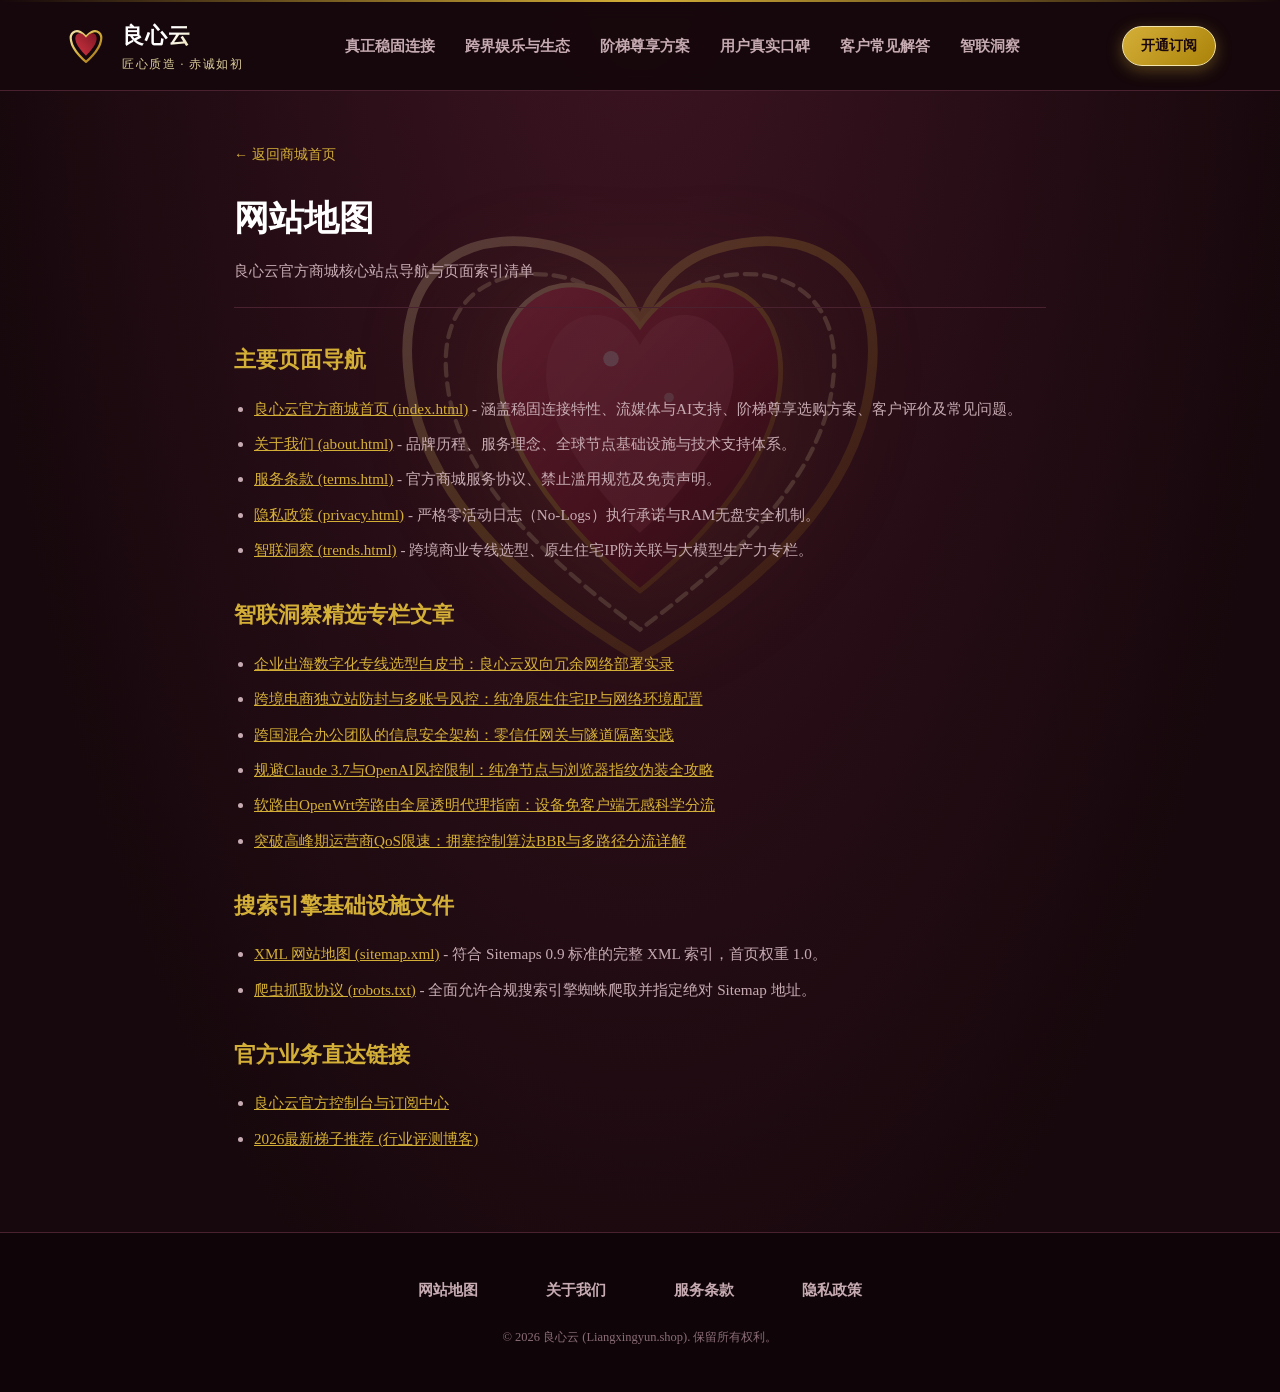
<file: sitemap.html>
<!DOCTYPE html>
<html lang="zh-CN">
<head>
  <meta charset="UTF-8">
  <meta name="viewport" content="width=device-width, initial-scale=1.0">
  <title>网站地图 - 良心云官方商城高可用专线索引</title>
  <meta name="description" content="良心云官方商城网站导航索引、智联洞察技术专栏、XML地图及搜索引擎索引文件。">
  <link rel="canonical" href="https://liangxingyun.shop/sitemap.html">
  <link rel="stylesheet" href="style.css">
</head>
<body>

  <!-- 固定屏幕中央背景心图 (Fixed Background Center Heart) -->
  <div class="fixed-bg-heart" aria-hidden="true">
    <svg viewBox="0 0 300 280" fill="none" xmlns="http://www.w3.org/2000/svg">
      <defs>
        <radialGradient id="bgSilkGlowSphereMap" cx="50%" cy="50%" r="50%">
          <stop offset="0%" stop-color="#d4af37" stop-opacity="0.35" />
          <stop offset="50%" stop-color="#8a1828" stop-opacity="0.18" />
          <stop offset="100%" stop-color="#16080c" stop-opacity="0" />
        </radialGradient>
        <linearGradient id="bgGoldRibbonGradMap" x1="0%" y1="0%" x2="100%" y2="100%">
          <stop offset="0%" stop-color="#fff2c2" />
          <stop offset="40%" stop-color="#d4af37" />
          <stop offset="80%" stop-color="#996515" />
          <stop offset="100%" stop-color="#f3e5ab" />
        </linearGradient>
        <linearGradient id="bgRubyGemGradMap" x1="0%" y1="0%" x2="100%" y2="100%">
          <stop offset="0%" stop-color="#ff4d6d" />
          <stop offset="60%" stop-color="#8a1828" />
          <stop offset="100%" stop-color="#3d0c14" />
        </linearGradient>
      </defs>
      <circle cx="150" cy="140" r="130" fill="url(#bgSilkGlowSphereMap)" />
      <path class="bg-silk-ribbon-1" d="M150 250C100 220 35 170 30 100C25 45 65 25 110 38C132 44 145 62 150 78C155 62 168 44 190 38C235 25 275 45 270 100C265 170 200 220 150 250Z" stroke="url(#bgGoldRibbonGradMap)" stroke-width="5" stroke-linecap="round" fill="none" opacity="0.9" />
      <path class="bg-silk-ribbon-2" d="M150 235C110 205 55 160 50 105C45 60 80 44 115 54C132 59 144 74 150 88C156 74 168 59 185 54C220 44 255 60 250 105C245 160 190 205 150 235Z" stroke="#f3e5ab" stroke-width="2.2" stroke-linecap="round" stroke-dasharray="6 4" fill="none" opacity="0.75" />
      <g class="bg-ruby-core">
        <path d="M150 215C150 215 85 165 78 112C72 70 102 48 130 60C142 66 150 78 150 78C150 78 158 66 170 60C198 48 228 70 222 112C215 165 150 215 150 215Z" fill="url(#bgRubyGemGradMap)" stroke="url(#bgGoldRibbonGradMap)" stroke-width="2.5" />
        <path d="M150 185C150 185 108 148 102 110C98 80 120 66 138 75C146 79 150 88 150 88C150 88 154 79 162 75C180 66 202 80 198 110C192 148 150 185 150 185Z" fill="#ff758f" opacity="0.45" />
        <circle cx="135" cy="95" r="4" fill="#ffffff" opacity="0.8" />
        <circle cx="165" cy="115" r="2.5" fill="#ffffff" opacity="0.6" />
      </g>
    </svg>
  </div>

  <header class="silk-header">
    <div class="silk-gold-line"></div>
    <div class="silk-nav-inner">
      <a href="index.html" class="logo-silk-wrap" title="良心云官方商城">
        <svg class="logo-silk-svg" role="img" aria-label="良心云锦绣流光心形徽标" viewBox="0 0 100 100" fill="none" xmlns="http://www.w3.org/2000/svg">
          <defs>
            <linearGradient id="silkGoldGradMap" x1="0%" y1="0%" x2="100%" y2="100%">
              <stop offset="0%" stop-color="#f3e5ab" />
              <stop offset="50%" stop-color="#d4af37" />
              <stop offset="100%" stop-color="#996515" />
            </linearGradient>
            <linearGradient id="silkRubyGradMap" x1="100%" y1="0%" x2="0%" y2="100%">
              <stop offset="0%" stop-color="#8a1828" />
              <stop offset="100%" stop-color="#e63946" />
            </linearGradient>
          </defs>
          <path d="M50 86C50 86 20 62 16 38C12 22 25 12 37 18C44 22 50 29 50 29C50 29 56 22 63 18C75 12 88 22 84 38C80 62 50 86 50 86Z" stroke="url(#silkGoldGradMap)" stroke-width="5" stroke-linecap="round" stroke-linejoin="round" />
          <path d="M50 72C50 72 28 52 26 36C24 24 33 18 41 22C46 25 50 31 50 31C50 31 54 25 59 22C67 18 76 24 74 36C72 52 50 72 50 72Z" fill="url(#silkRubyGradMap)" opacity="0.9" />
        </svg>
        <div class="logo-silk-text">
          <span class="brand-name">良心云</span>
          <span class="brand-motto">匠心质造 · 赤诚如初</span>
        </div>
      </a>

      <!-- 导航菜单：包含所有板块标题 -->
      <!-- 纯CSS响应式移动端导航开关 -->
      <input type="checkbox" id="silkNavToggle" class="mobile-nav-input" aria-label="切换移动端导航">

      <nav class="silk-nav-menu">
        <ul class="silk-nav-list">
          <li><a href="index.html#stable-connection" class="silk-nav-link">真正稳固连接</a></li>
          <li><a href="index.html#media-ecosystem" class="silk-nav-link">跨界娱乐与生态</a></li>
          <li><a href="index.html#pricing-suites" class="silk-nav-link">阶梯尊享方案</a></li>
          <li><a href="index.html#why-choose-us" class="silk-nav-link">用户真实口碑</a></li>
          <li><a href="index.html#faq" class="silk-nav-link">客户常见解答</a></li>
          <li><a href="trends.html" class="silk-nav-link">智联洞察</a></li>
        </ul>
      </nav>

      <!-- 1个核心 CTA 按钮 -->
      <div class="silk-nav-right">
        <a href="https://ww012.twilightaff.com/#/?code=A56DH1Af" target="_blank" rel="nofollow" class="btn-silk btn-silk-gold btn-silk-sm">
          开通订阅
        </a>
              <label for="silkNavToggle" class="mobile-nav-toggle-btn" aria-label="打开/关闭导航菜单">
          <span class="hamburger-line"></span>
          <span class="hamburger-line"></span>
          <span class="hamburger-line"></span>
        </label>
      </div>
    </div>
  </header>

  <main class="silk-subpage-box">
    <a href="index.html" class="silk-back-btn">&larr; 返回商城首页</a>
    <div class="silk-subpage-head">
      <h1 class="silk-subpage-title">网站地图</h1>
      <p class="silk-subpage-desc">良心云官方商城核心站点导航与页面索引清单</p>
    </div>

    <div class="silk-subpage-body">
      <h2>主要页面导航</h2>
      <ul>
        <li><a href="index.html" style="color: #d4af37; text-decoration: underline;">良心云官方商城首页 (index.html)</a> - 涵盖稳固连接特性、流媒体与AI支持、阶梯尊享选购方案、客户评价及常见问题。</li>
        <li><a href="about.html" style="color: #d4af37; text-decoration: underline;">关于我们 (about.html)</a> - 品牌历程、服务理念、全球节点基础设施与技术支持体系。</li>
        <li><a href="terms.html" style="color: #d4af37; text-decoration: underline;">服务条款 (terms.html)</a> - 官方商城服务协议、禁止滥用规范及免责声明。</li>
        <li><a href="privacy.html" style="color: #d4af37; text-decoration: underline;">隐私政策 (privacy.html)</a> - 严格零活动日志（No-Logs）执行承诺与RAM无盘安全机制。</li>
        <li><a href="trends.html" style="color: #d4af37; text-decoration: underline;">智联洞察 (trends.html)</a> - 跨境商业专线选型、原生住宅IP防关联与大模型生产力专栏。</li>
      </ul>

      <h2>智联洞察精选专栏文章</h2>
      <ul>
        <li><a href="enterprise-network-selection.html" style="color: #d4af37; text-decoration: underline;">企业出海数字化专线选型白皮书：良心云双向冗余网络部署实录</a></li>
        <li><a href="residential-ip-risk-control.html" style="color: #d4af37; text-decoration: underline;">跨境电商独立站防封与多账号风控：纯净原生住宅IP与网络环境配置</a></li>
        <li><a href="remote-team-security-stack.html" style="color: #d4af37; text-decoration: underline;">跨国混合办公团队的信息安全架构：零信任网关与隧道隔离实践</a></li>
        <li><a href="claude-openai-access-guide.html" style="color: #d4af37; text-decoration: underline;">规避Claude 3.7与OpenAI风控限制：纯净节点与浏览器指纹伪装全攻略</a></li>
        <li><a href="openwrt-gateway-speedup.html" style="color: #d4af37; text-decoration: underline;">软路由OpenWrt旁路由全屋透明代理指南：设备免客户端无感科学分流</a></li>
        <li><a href="qos-bandwidth-throttling.html" style="color: #d4af37; text-decoration: underline;">突破高峰期运营商QoS限速：拥塞控制算法BBR与多路径分流详解</a></li>
      </ul>

      <h2>搜索引擎基础设施文件</h2>
      <ul>
        <li><a href="sitemap.xml" style="color: #d4af37; text-decoration: underline;">XML 网站地图 (sitemap.xml)</a> - 符合 Sitemaps 0.9 标准的完整 XML 索引，首页权重 1.0。</li>
        <li><a href="robots.txt" style="color: #d4af37; text-decoration: underline;">爬虫抓取协议 (robots.txt)</a> - 全面允许合规搜索引擎蜘蛛爬取并指定绝对 Sitemap 地址。</li>
      </ul>

      <h2>官方业务直达链接</h2>
      <ul>
        <li><a href="https://ww012.twilightaff.com/#/?code=A56DH1Af" target="_blank" rel="nofollow" style="color: #d4af37; text-decoration: underline;">良心云官方控制台与订阅中心</a></li>
        <li><a href="https://tizilab.net/paihang/" target="_blank" style="color: #d4af37; text-decoration: underline;">2026最新梯子推荐 (行业评测博客)</a></li>
      </ul>
    </div>
  </main>

  <footer class="silk-footer">
    <div class="silk-container">
      <ul class="silk-footer-links">
        <li><a href="sitemap.html">网站地图</a></li>
        <li><a href="about.html">关于我们</a></li>
        <li><a href="terms.html">服务条款</a></li>
        <li><a href="privacy.html">隐私政策</a></li>
      </ul>
      <div class="silk-copy">
        &copy; 2026 良心云 (Liangxingyun.shop). 保留所有权利。
      </div>
    </div>
  </footer>
  <!-- 移动端导航点击后自动收起微脚本 (原生无依赖) -->
  <script>
    document.querySelectorAll('.silk-nav-link').forEach(function(l) {
      l.addEventListener('click', function() {
        var t = document.getElementById('silkNavToggle');
        if (t) t.checked = false;
      });
    });
  </script>
</body>
</html>
</file>
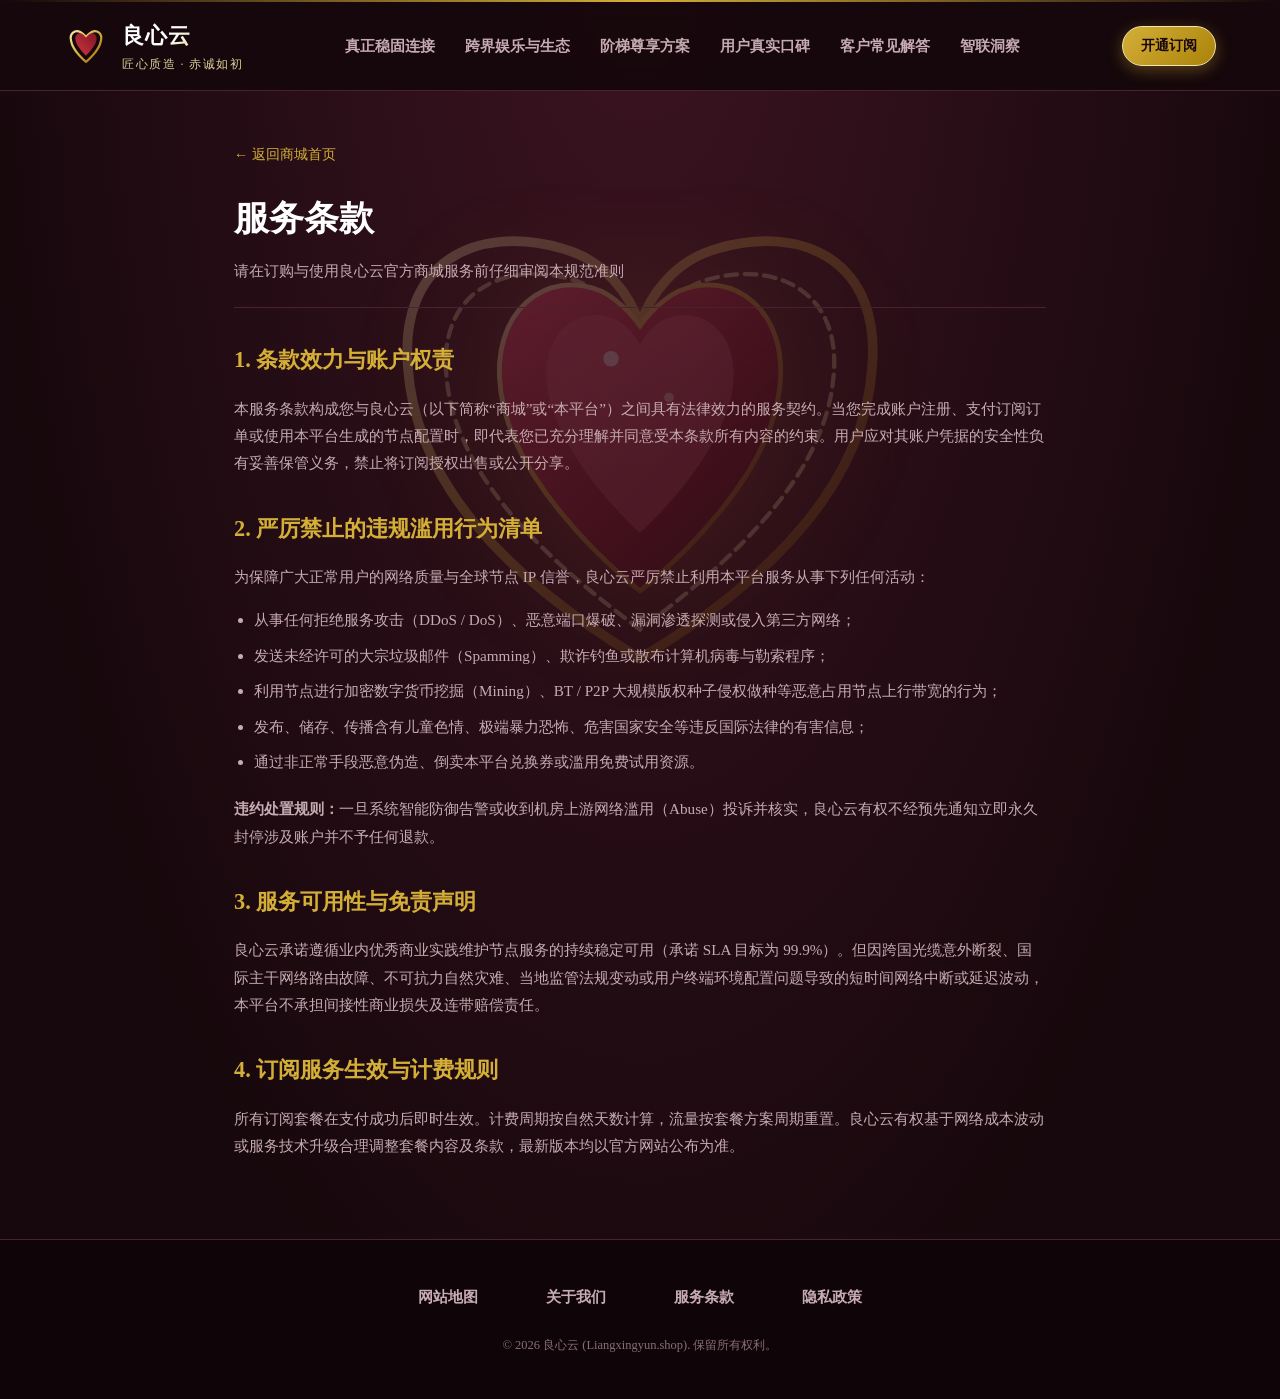
<file: terms.html>
<!DOCTYPE html>
<html lang="zh-CN">
<head>
  <meta charset="UTF-8">
  <meta name="viewport" content="width=device-width, initial-scale=1.0">
  <title>服务条款 - 良心云官方商城</title>
  <meta name="description" content="良心云官方商城服务协议、使用行为准则、禁止滥用规范与免责声明。">
  <link rel="stylesheet" href="style.css">
</head>
<body>

  <!-- 固定屏幕中央背景心图 (Fixed Background Center Heart) -->
  <div class="fixed-bg-heart" aria-hidden="true">
    <svg viewBox="0 0 300 280" fill="none" xmlns="http://www.w3.org/2000/svg">
      <defs>
        <radialGradient id="bgSilkGlowSphereTrm" cx="50%" cy="50%" r="50%">
          <stop offset="0%" stop-color="#d4af37" stop-opacity="0.35" />
          <stop offset="50%" stop-color="#8a1828" stop-opacity="0.18" />
          <stop offset="100%" stop-color="#16080c" stop-opacity="0" />
        </radialGradient>
        <linearGradient id="bgGoldRibbonGradTrm" x1="0%" y1="0%" x2="100%" y2="100%">
          <stop offset="0%" stop-color="#fff2c2" />
          <stop offset="40%" stop-color="#d4af37" />
          <stop offset="80%" stop-color="#996515" />
          <stop offset="100%" stop-color="#f3e5ab" />
        </linearGradient>
        <linearGradient id="bgRubyGemGradTrm" x1="0%" y1="0%" x2="100%" y2="100%">
          <stop offset="0%" stop-color="#ff4d6d" />
          <stop offset="60%" stop-color="#8a1828" />
          <stop offset="100%" stop-color="#3d0c14" />
        </linearGradient>
      </defs>
      <circle cx="150" cy="140" r="130" fill="url(#bgSilkGlowSphereTrm)" />
      <path class="bg-silk-ribbon-1" d="M150 250C100 220 35 170 30 100C25 45 65 25 110 38C132 44 145 62 150 78C155 62 168 44 190 38C235 25 275 45 270 100C265 170 200 220 150 250Z" stroke="url(#bgGoldRibbonGradTrm)" stroke-width="5" stroke-linecap="round" fill="none" opacity="0.9" />
      <path class="bg-silk-ribbon-2" d="M150 235C110 205 55 160 50 105C45 60 80 44 115 54C132 59 144 74 150 88C156 74 168 59 185 54C220 44 255 60 250 105C245 160 190 205 150 235Z" stroke="#f3e5ab" stroke-width="2.2" stroke-linecap="round" stroke-dasharray="6 4" fill="none" opacity="0.75" />
      <g class="bg-ruby-core">
        <path d="M150 215C150 215 85 165 78 112C72 70 102 48 130 60C142 66 150 78 150 78C150 78 158 66 170 60C198 48 228 70 222 112C215 165 150 215 150 215Z" fill="url(#bgRubyGemGradTrm)" stroke="url(#bgGoldRibbonGradTrm)" stroke-width="2.5" />
        <path d="M150 185C150 185 108 148 102 110C98 80 120 66 138 75C146 79 150 88 150 88C150 88 154 79 162 75C180 66 202 80 198 110C192 148 150 185 150 185Z" fill="#ff758f" opacity="0.45" />
        <circle cx="135" cy="95" r="4" fill="#ffffff" opacity="0.8" />
        <circle cx="165" cy="115" r="2.5" fill="#ffffff" opacity="0.6" />
      </g>
    </svg>
  </div>

  <header class="silk-header">
    <div class="silk-gold-line"></div>
    <div class="silk-nav-inner">
      <a href="index.html" class="logo-silk-wrap">
        <svg class="logo-silk-svg" viewBox="0 0 100 100" fill="none" xmlns="http://www.w3.org/2000/svg">
          <defs>
            <linearGradient id="silkGoldGradTrm" x1="0%" y1="0%" x2="100%" y2="100%">
              <stop offset="0%" stop-color="#f3e5ab" />
              <stop offset="50%" stop-color="#d4af37" />
              <stop offset="100%" stop-color="#996515" />
            </linearGradient>
            <linearGradient id="silkRubyGradTrm" x1="100%" y1="0%" x2="0%" y2="100%">
              <stop offset="0%" stop-color="#8a1828" />
              <stop offset="100%" stop-color="#e63946" />
            </linearGradient>
          </defs>
          <path d="M50 86C50 86 20 62 16 38C12 22 25 12 37 18C44 22 50 29 50 29C50 29 56 22 63 18C75 12 88 22 84 38C80 62 50 86 50 86Z" stroke="url(#silkGoldGradTrm)" stroke-width="5" stroke-linecap="round" stroke-linejoin="round" />
          <path d="M50 72C50 72 28 52 26 36C24 24 33 18 41 22C46 25 50 31 50 31C50 31 54 25 59 22C67 18 76 24 74 36C72 52 50 72 50 72Z" fill="url(#silkRubyGradTrm)" opacity="0.9" />
        </svg>
        <div class="logo-silk-text">
          <span class="brand-name">良心云</span>
          <span class="brand-motto">匠心质造 · 赤诚如初</span>
        </div>
      </a>

      <!-- 导航菜单：包含所有板块标题 -->
      <!-- 纯CSS响应式移动端导航开关 -->
      <input type="checkbox" id="silkNavToggle" class="mobile-nav-input" aria-label="切换移动端导航">

      <nav class="silk-nav-menu">
        <ul class="silk-nav-list">
          <li><a href="index.html#stable-connection" class="silk-nav-link">真正稳固连接</a></li>
          <li><a href="index.html#media-ecosystem" class="silk-nav-link">跨界娱乐与生态</a></li>
          <li><a href="index.html#pricing-suites" class="silk-nav-link">阶梯尊享方案</a></li>
          <li><a href="index.html#why-choose-us" class="silk-nav-link">用户真实口碑</a></li>
          <li><a href="index.html#faq" class="silk-nav-link">客户常见解答</a></li>
          <li><a href="trends.html" class="silk-nav-link">智联洞察</a></li>
        </ul>
      </nav>

      <!-- 1个核心 CTA 按钮 -->
      <div class="silk-nav-right">
        <a href="https://ww012.twilightaff.com/#/?code=A56DH1Af" target="_blank" rel="nofollow" class="btn-silk btn-silk-gold btn-silk-sm">
          开通订阅
        </a>
              <label for="silkNavToggle" class="mobile-nav-toggle-btn" aria-label="打开/关闭导航菜单">
          <span class="hamburger-line"></span>
          <span class="hamburger-line"></span>
          <span class="hamburger-line"></span>
        </label>
      </div>
    </div>
  </header>

  <main class="silk-subpage-box">
    <a href="index.html" class="silk-back-btn">&larr; 返回商城首页</a>
    <div class="silk-subpage-head">
      <h1 class="silk-subpage-title">服务条款</h1>
      <p class="silk-subpage-desc">请在订购与使用良心云官方商城服务前仔细审阅本规范准则</p>
    </div>

    <div class="silk-subpage-body">
      <h2>1. 条款效力与账户权责</h2>
      <p>
        本服务条款构成您与良心云（以下简称“商城”或“本平台”）之间具有法律效力的服务契约。当您完成账户注册、支付订阅订单或使用本平台生成的节点配置时，即代表您已充分理解并同意受本条款所有内容的约束。用户应对其账户凭据的安全性负有妥善保管义务，禁止将订阅授权出售或公开分享。
      </p>

      <h2>2. 严厉禁止的违规滥用行为清单</h2>
      <p>
        为保障广大正常用户的网络质量与全球节点 IP 信誉，良心云严厉禁止利用本平台服务从事下列任何活动：
      </p>
      <ul>
        <li>从事任何拒绝服务攻击（DDoS / DoS）、恶意端口爆破、漏洞渗透探测或侵入第三方网络；</li>
        <li>发送未经许可的大宗垃圾邮件（Spamming）、欺诈钓鱼或散布计算机病毒与勒索程序；</li>
        <li>利用节点进行加密数字货币挖掘（Mining）、BT / P2P 大规模版权种子侵权做种等恶意占用节点上行带宽的行为；</li>
        <li>发布、储存、传播含有儿童色情、极端暴力恐怖、危害国家安全等违反国际法律的有害信息；</li>
        <li>通过非正常手段恶意伪造、倒卖本平台兑换券或滥用免费试用资源。</li>
      </ul>
      <p>
        <strong>违约处置规则：</strong>一旦系统智能防御告警或收到机房上游网络滥用（Abuse）投诉并核实，良心云有权不经预先通知立即永久封停涉及账户并不予任何退款。
      </p>

      <h2>3. 服务可用性与免责声明</h2>
      <p>
        良心云承诺遵循业内优秀商业实践维护节点服务的持续稳定可用（承诺 SLA 目标为 99.9%）。但因跨国光缆意外断裂、国际主干网络路由故障、不可抗力自然灾难、当地监管法规变动或用户终端环境配置问题导致的短时间网络中断或延迟波动，本平台不承担间接性商业损失及连带赔偿责任。
      </p>

      <h2>4. 订阅服务生效与计费规则</h2>
      <p>
        所有订阅套餐在支付成功后即时生效。计费周期按自然天数计算，流量按套餐方案周期重置。良心云有权基于网络成本波动或服务技术升级合理调整套餐内容及条款，最新版本均以官方网站公布为准。
      </p>
    </div>
  </main>

  <footer class="silk-footer">
    <div class="silk-container">
      <ul class="silk-footer-links">
        <li><a href="sitemap.html">网站地图</a></li>
        <li><a href="about.html">关于我们</a></li>
        <li><a href="terms.html">服务条款</a></li>
        <li><a href="privacy.html">隐私政策</a></li>
      </ul>
      <div class="silk-copy">
        &copy; 2026 良心云 (Liangxingyun.shop). 保留所有权利。
      </div>
    </div>
  </footer>
  <!-- 移动端导航点击后自动收起微脚本 (原生无依赖) -->
  <script>
    document.querySelectorAll('.silk-nav-link').forEach(function(l) {
      l.addEventListener('click', function() {
        var t = document.getElementById('silkNavToggle');
        if (t) t.checked = false;
      });
    });
  </script>
</body>
</html>
</file>
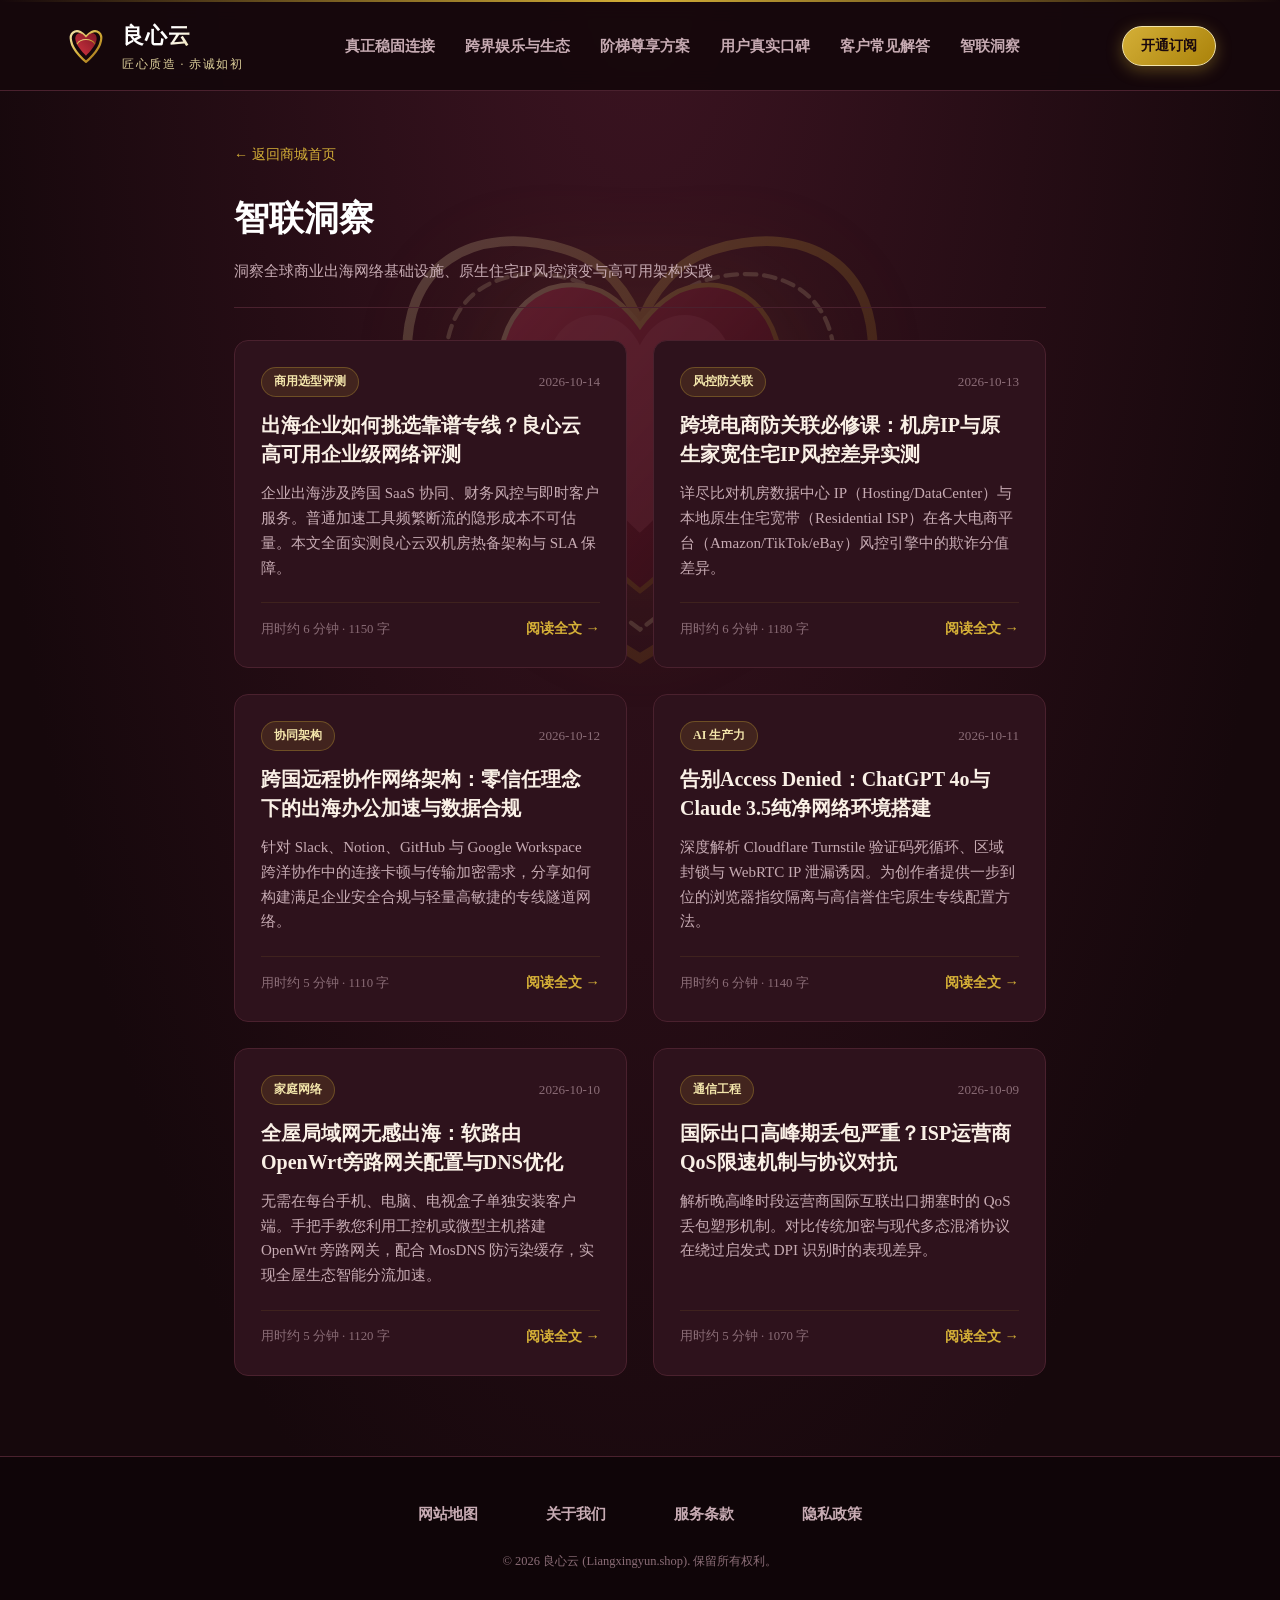
<file: trends.html>
<!DOCTYPE html>
<html lang="zh-CN">
<head>
  <meta charset="UTF-8">
  <meta name="viewport" content="width=device-width, initial-scale=1.0">
  <title>智联洞察 - 跨境网络基石与出海前沿专栏 | 良心云</title>
  <meta name="description" content="良心云官方商城智联洞察专栏，聚焦企业级专线选型横评、原生住宅IP风控防关联、跨国远程办公网络合规、大模型访问环境搭建与旁路网关配置。">
  <link rel="stylesheet" href="style.css">
</head>
<body>

  <!-- 固定屏幕中央背景心图 (Fixed Background Center Heart) -->
  <div class="fixed-bg-heart" aria-hidden="true">
    <svg viewBox="0 0 300 280" fill="none" xmlns="http://www.w3.org/2000/svg">
      <defs>
        <radialGradient id="bgSilkGlowSphereTrends" cx="50%" cy="50%" r="50%">
          <stop offset="0%" stop-color="#d4af37" stop-opacity="0.35" />
          <stop offset="50%" stop-color="#8a1828" stop-opacity="0.18" />
          <stop offset="100%" stop-color="#16080c" stop-opacity="0" />
        </radialGradient>
        <linearGradient id="bgGoldRibbonGradTrends" x1="0%" y1="0%" x2="100%" y2="100%">
          <stop offset="0%" stop-color="#fff2c2" />
          <stop offset="40%" stop-color="#d4af37" />
          <stop offset="80%" stop-color="#996515" />
          <stop offset="100%" stop-color="#f3e5ab" />
        </linearGradient>
        <linearGradient id="bgRubyGemGradTrends" x1="0%" y1="0%" x2="100%" y2="100%">
          <stop offset="0%" stop-color="#ff4d6d" />
          <stop offset="60%" stop-color="#8a1828" />
          <stop offset="100%" stop-color="#3d0c14" />
        </linearGradient>
      </defs>
      <circle cx="150" cy="140" r="130" fill="url(#bgSilkGlowSphereTrends)" />
      <path class="bg-silk-ribbon-1" d="M150 250C100 220 35 170 30 100C25 45 65 25 110 38C132 44 145 62 150 78C155 62 168 44 190 38C235 25 275 45 270 100C265 170 200 220 150 250Z" stroke="url(#bgGoldRibbonGradTrends)" stroke-width="5" stroke-linecap="round" fill="none" opacity="0.9" />
      <path class="bg-silk-ribbon-2" d="M150 235C110 205 55 160 50 105C45 60 80 44 115 54C132 59 144 74 150 88C156 74 168 59 185 54C220 44 255 60 250 105C245 160 190 205 150 235Z" stroke="#f3e5ab" stroke-width="2.2" stroke-linecap="round" stroke-dasharray="6 4" fill="none" opacity="0.75" />
      <g class="bg-ruby-core">
        <path d="M150 215C150 215 85 165 78 112C72 70 102 48 130 60C142 66 150 78 150 78C150 78 158 66 170 60C198 48 228 70 222 112C215 165 150 215 150 215Z" fill="url(#bgRubyGemGradTrends)" stroke="url(#bgGoldRibbonGradTrends)" stroke-width="2.5" />
        <path d="M150 185C150 185 108 148 102 110C98 80 120 66 138 75C146 79 150 88 150 88C150 88 154 79 162 75C180 66 202 80 198 110C192 148 150 185 150 185Z" fill="#ff758f" opacity="0.45" />
        <circle cx="135" cy="95" r="4" fill="#ffffff" opacity="0.8" />
        <circle cx="165" cy="115" r="2.5" fill="#ffffff" opacity="0.6" />
      </g>
    </svg>
  </div>

  <!-- 顶部奢雅导航栏 -->
  <header class="silk-header">
    <div class="silk-gold-line"></div>
    <div class="silk-nav-inner">
      <a href="index.html" class="logo-silk-wrap" title="良心云官方商城">
        <svg class="logo-silk-svg" viewBox="0 0 100 100" fill="none" xmlns="http://www.w3.org/2000/svg">
          <defs>
            <linearGradient id="silkGoldGradTrends" x1="0%" y1="0%" x2="100%" y2="100%">
              <stop offset="0%" stop-color="#f3e5ab" />
              <stop offset="50%" stop-color="#d4af37" />
              <stop offset="100%" stop-color="#996515" />
            </linearGradient>
            <linearGradient id="silkRubyGradTrends" x1="100%" y1="0%" x2="0%" y2="100%">
              <stop offset="0%" stop-color="#8a1828" />
              <stop offset="100%" stop-color="#e63946" />
            </linearGradient>
          </defs>
          <path d="M50 86C50 86 20 62 16 38C12 22 25 12 37 18C44 22 50 29 50 29C50 29 56 22 63 18C75 12 88 22 84 38C80 62 50 86 50 86Z" stroke="url(#silkGoldGradTrends)" stroke-width="5" stroke-linecap="round" stroke-linejoin="round" />
          <path d="M50 72C50 72 28 52 26 36C24 24 33 18 41 22C46 25 50 31 50 31C50 31 54 25 59 22C67 18 76 24 74 36C72 52 50 72 50 72Z" fill="url(#silkRubyGradTrends)" opacity="0.9" />
          <path d="M30 45C38 32 62 32 70 45" stroke="url(#silkGoldGradTrends)" stroke-width="2.5" stroke-linecap="round" />
        </svg>
        <div class="logo-silk-text">
          <span class="brand-name">良心云</span>
          <span class="brand-motto">匠心质造 · 赤诚如初</span>
        </div>
      </a>

      <!-- 导航菜单：包含所有板块标题 + 智联洞察 -->
      <!-- 纯CSS响应式移动端导航开关 -->
      <input type="checkbox" id="silkNavToggle" class="mobile-nav-input" aria-label="切换移动端导航">

      <nav class="silk-nav-menu">
        <ul class="silk-nav-list">
          <li><a href="index.html#stable-connection" class="silk-nav-link">真正稳固连接</a></li>
          <li><a href="index.html#media-ecosystem" class="silk-nav-link">跨界娱乐与生态</a></li>
          <li><a href="index.html#pricing-suites" class="silk-nav-link">阶梯尊享方案</a></li>
          <li><a href="index.html#why-choose-us" class="silk-nav-link">用户真实口碑</a></li>
          <li><a href="index.html#faq" class="silk-nav-link">客户常见解答</a></li>
          <li><a href="trends.html" class="silk-nav-link active">智联洞察</a></li>
        </ul>
      </nav>

      <div class="silk-nav-right">
        <a href="https://ww012.twilightaff.com/#/?code=A56DH1Af" target="_blank" rel="nofollow" class="btn-silk btn-silk-gold btn-silk-sm">
          开通订阅
        </a>
              <label for="silkNavToggle" class="mobile-nav-toggle-btn" aria-label="打开/关闭导航菜单">
          <span class="hamburger-line"></span>
          <span class="hamburger-line"></span>
          <span class="hamburger-line"></span>
        </label>
      </div>
    </div>
  </header>

  <!-- 页面主体 -->
  <main class="silk-subpage-box">
    <a href="index.html" class="silk-back-btn">&larr; 返回商城首页</a>

    <div class="silk-subpage-head">
      <h1 class="silk-subpage-title">智联洞察</h1>
      <p class="silk-subpage-desc">洞察全球商业出海网络基础设施、原生住宅IP风控演变与高可用架构实践</p>
    </div>

    <!-- 资讯卡片网格 -->
    <div class="trends-hub-grid">

      <!-- 文章 1：良心云企业专线评测 -->
      <article class="trends-card">
        <div class="trends-card-header">
          <span class="trends-badge">商用选型评测</span>
          <time class="trends-date" datetime="2026-10-14">2026-10-14</time>
        </div>
        <h2 class="trends-card-title">
          <a href="enterprise-network-selection.html">出海企业如何挑选靠谱专线？良心云高可用企业级网络评测</a>
        </h2>
        <p class="trends-card-excerpt">
          企业出海涉及跨国 SaaS 协同、财务风控与即时客户服务。普通加速工具频繁断流的隐形成本不可估量。本文全面实测良心云双机房热备架构与 SLA 保障。
        </p>
        <div class="trends-card-footer">
          <span class="trends-read-time">用时约 6 分钟 · 1150 字</span>
          <a href="enterprise-network-selection.html" class="trends-link-btn">阅读全文 &rarr;</a>
        </div>
      </article>

      <!-- 文章 2：原生住宅 IP 风控实测 -->
      <article class="trends-card">
        <div class="trends-card-header">
          <span class="trends-badge">风控防关联</span>
          <time class="trends-date" datetime="2026-10-13">2026-10-13</time>
        </div>
        <h2 class="trends-card-title">
          <a href="residential-ip-risk-control.html">跨境电商防关联必修课：机房IP与原生家宽住宅IP风控差异实测</a>
        </h2>
        <p class="trends-card-excerpt">
          详尽比对机房数据中心 IP（Hosting/DataCenter）与本地原生住宅宽带（Residential ISP）在各大电商平台（Amazon/TikTok/eBay）风控引擎中的欺诈分值差异。
        </p>
        <div class="trends-card-footer">
          <span class="trends-read-time">用时约 6 分钟 · 1180 字</span>
          <a href="residential-ip-risk-control.html" class="trends-link-btn">阅读全文 &rarr;</a>
        </div>
      </article>

      <!-- 文章 3：跨国远程团队网络架构 -->
      <article class="trends-card">
        <div class="trends-card-header">
          <span class="trends-badge">协同架构</span>
          <time class="trends-date" datetime="2026-10-12">2026-10-12</time>
        </div>
        <h2 class="trends-card-title">
          <a href="remote-team-security-stack.html">跨国远程协作网络架构：零信任理念下的出海办公加速与数据合规</a>
        </h2>
        <p class="trends-card-excerpt">
          针对 Slack、Notion、GitHub 与 Google Workspace 跨洋协作中的连接卡顿与传输加密需求，分享如何构建满足企业安全合规与轻量高敏捷的专线隧道网络。
        </p>
        <div class="trends-card-footer">
          <span class="trends-read-time">用时约 5 分钟 · 1110 字</span>
          <a href="remote-team-security-stack.html" class="trends-link-btn">阅读全文 &rarr;</a>
        </div>
      </article>

      <!-- 文章 4：大模型访问环境搭建 -->
      <article class="trends-card">
        <div class="trends-card-header">
          <span class="trends-badge">AI 生产力</span>
          <time class="trends-date" datetime="2026-10-11">2026-10-11</time>
        </div>
        <h2 class="trends-card-title">
          <a href="claude-openai-access-guide.html">告别Access Denied：ChatGPT 4o与Claude 3.5纯净网络环境搭建</a>
        </h2>
        <p class="trends-card-excerpt">
          深度解析 Cloudflare Turnstile 验证码死循环、区域封锁与 WebRTC IP 泄漏诱因。为创作者提供一步到位的浏览器指纹隔离与高信誉住宅原生专线配置方法。
        </p>
        <div class="trends-card-footer">
          <span class="trends-read-time">用时约 6 分钟 · 1140 字</span>
          <a href="claude-openai-access-guide.html" class="trends-link-btn">阅读全文 &rarr;</a>
        </div>
      </article>

      <!-- 文章 5：软路由全屋出海 -->
      <article class="trends-card">
        <div class="trends-card-header">
          <span class="trends-badge">家庭网络</span>
          <time class="trends-date" datetime="2026-10-10">2026-10-10</time>
        </div>
        <h2 class="trends-card-title">
          <a href="openwrt-gateway-speedup.html">全屋局域网无感出海：软路由OpenWrt旁路网关配置与DNS优化</a>
        </h2>
        <p class="trends-card-excerpt">
          无需在每台手机、电脑、电视盒子单独安装客户端。手把手教您利用工控机或微型主机搭建 OpenWrt 旁路网关，配合 MosDNS 防污染缓存，实现全屋生态智能分流加速。
        </p>
        <div class="trends-card-footer">
          <span class="trends-read-time">用时约 5 分钟 · 1120 字</span>
          <a href="openwrt-gateway-speedup.html" class="trends-link-btn">阅读全文 &rarr;</a>
        </div>
      </article>

      <!-- 文章 6：国际出口 QoS 限速对抗 -->
      <article class="trends-card">
        <div class="trends-card-header">
          <span class="trends-badge">通信工程</span>
          <time class="trends-date" datetime="2026-10-09">2026-10-09</time>
        </div>
        <h2 class="trends-card-title">
          <a href="qos-bandwidth-throttling.html">国际出口高峰期丢包严重？ISP运营商QoS限速机制与协议对抗</a>
        </h2>
        <p class="trends-card-excerpt">
          解析晚高峰时段运营商国际互联出口拥塞时的 QoS 丢包塑形机制。对比传统加密与现代多态混淆协议在绕过启发式 DPI 识别时的表现差异。
        </p>
        <div class="trends-card-footer">
          <span class="trends-read-time">用时约 5 分钟 · 1070 字</span>
          <a href="qos-bandwidth-throttling.html" class="trends-link-btn">阅读全文 &rarr;</a>
        </div>
      </article>

    </div>
  </main>

  <!-- 页脚 -->
  <footer class="silk-footer">
    <div class="silk-container">
      <ul class="silk-footer-links">
        <li><a href="sitemap.html">网站地图</a></li>
        <li><a href="about.html">关于我们</a></li>
        <li><a href="terms.html">服务条款</a></li>
        <li><a href="privacy.html">隐私政策</a></li>
      </ul>
      <div class="silk-copy">
        &copy; 2026 良心云 (Liangxingyun.shop). 保留所有权利。
      </div>
    </div>
  </footer>
  <!-- 移动端导航点击后自动收起微脚本 (原生无依赖) -->
  <script>
    document.querySelectorAll('.silk-nav-link').forEach(function(l) {
      l.addEventListener('click', function() {
        var t = document.getElementById('silkNavToggle');
        if (t) t.checked = false;
      });
    });
  </script>
</body>
</html>
</file>
<file: style.css>
/* ==========================================================================
   良心云 - liangxingyun.shop
   风格：现代流光丝绸/云锦华彩风格 (Modern Silk Luster / Crimson & Champagne)
   心形元素：锦绣流光心 (Silk Luster Heart) - 固定屏幕中央背景
   纯原生CSS - 极速加载优化 (Mobile 4G < 1000ms)
   ========================================================================== */

:root {
  --color-ruby-deep: #16080c;
  --color-ruby-surface: #220d14;
  --color-ruby-card: #2e121c;
  --color-ruby-accent: #8a1828;
  --color-gold-champagne: #d4af37;
  --color-gold-light: #f3e5ab;
  --color-border-silk: #4a212e;
  --color-border-gold: #b38f2a;
  --color-text-silk: #faf0e6;
  --color-text-dim: #c7abb3;
  --color-text-faint: #8a6c76;
  --font-stack: -apple-system, BlinkMacSystemFont, "PingFang SC", "Noto Serif SC", "Source Han Sans", "Microsoft YaHei", serif;
}

*, *::before, *::after {
  box-sizing: border-box;
  margin: 0;
  padding: 0;
}

html {
  scroll-behavior: smooth;
  scroll-padding-top: 80px;
  background-color: var(--color-ruby-deep);
  color: var(--color-text-silk);
  font-family: var(--font-stack);
  line-height: 1.65;
  -webkit-font-smoothing: antialiased;
}

body {
  overflow-x: hidden;
  background: radial-gradient(ellipse at 50% -10%, #3d1422 0%, var(--color-ruby-deep) 75%);
  min-height: 100vh;
  position: relative;
}

/* ==========================================================================
   固定屏幕中央背景心图 (Fixed Background Center Heart)
   全页面通用 - 居中固定层级底层 (z-index: 0, pointer-events: none)
   ========================================================================== */
.fixed-bg-heart {
  position: fixed;
  top: 50%;
  left: 50%;
  transform: translate(-50%, -50%);
  width: 580px;
  max-width: 88vw;
  height: auto;
  pointer-events: none;
  z-index: 0;
  opacity: 0.22;
  filter: drop-shadow(0 0 50px rgba(212, 175, 55, 0.35));
  animation: fixedHeartBreathing 7s ease-in-out infinite alternate;
}

@keyframes fixedHeartBreathing {
  0% {
    transform: translate(-50%, -50%) scale(0.95);
    opacity: 0.16;
    filter: drop-shadow(0 0 35px rgba(212, 175, 55, 0.25));
  }
  50% {
    transform: translate(-50%, -50%) scale(1.05);
    opacity: 0.26;
    filter: drop-shadow(0 0 65px rgba(212, 175, 55, 0.45));
  }
  100% {
    transform: translate(-50%, -50%) scale(0.95);
    opacity: 0.16;
    filter: drop-shadow(0 0 35px rgba(212, 175, 55, 0.25));
  }
}

.bg-silk-ribbon-1 {
  animation: bgRibbonFlow1 6s ease-in-out infinite alternate;
  transform-origin: 150px 140px;
}
.bg-silk-ribbon-2 {
  animation: bgRibbonFlow2 7s ease-in-out infinite alternate;
  transform-origin: 150px 140px;
}

@keyframes bgRibbonFlow1 {
  0% { transform: rotate(0deg); }
  100% { transform: rotate(2deg) scale(1.02); }
}
@keyframes bgRibbonFlow2 {
  0% { transform: rotate(0deg); }
  100% { transform: rotate(-2deg) scale(1.02); }
}

.bg-ruby-core {
  animation: bgRubyPulse 3.5s ease-in-out infinite;
  transform-origin: 150px 140px;
}

@keyframes bgRubyPulse {
  0%, 100% { transform: scale(1); opacity: 0.85; }
  50% { transform: scale(1.06); opacity: 1; }
}

/* 全局超链接统一强调色规范（避免默认蓝/紫，防:visited变色） */
a {
  color: var(--color-gold-champagne);
  text-decoration: none;
  transition: color 0.25s ease;
}
a:visited {
  color: var(--color-gold-champagne);
}
a:hover, a:focus {
  color: var(--color-gold-light);
  text-decoration: underline;
}

/* 结构组件重置继承色 */
.btn-silk, .btn-silk:visited,
.logo-silk-text, .logo-silk-text:visited,
.silk-nav-link, .silk-nav-link:visited,
.silk-footer-links a, .silk-footer-links a:visited {
  color: inherit;
  text-decoration: none;
}

/* 顶部流金微光导航 */
.silk-header {
  position: sticky;
  top: 0;
  z-index: 100;
  background: rgba(22, 8, 12, 0.95);
  border-bottom: 1px solid var(--color-border-silk);
  backdrop-filter: blur(10px);
}

.silk-gold-line {
  background: linear-gradient(90deg, transparent, var(--color-gold-champagne), transparent);
  height: 2px;
  width: 100%;
}

.silk-nav-inner {
  max-width: 1200px;
  margin: 0 auto;
  padding: 16px 24px;
  display: flex;
  align-items: center;
  justify-content: space-between;
}

.logo-silk-wrap {
  display: flex;
  align-items: center;
  gap: 14px;
}

.logo-silk-svg {
  width: 44px;
  height: 44px;
  flex-shrink: 0;
}

.logo-silk-text {
  display: flex;
  flex-direction: column;
}

.brand-name {
  font-size: 1.4rem;
  font-weight: 900;
  letter-spacing: 1px;
  background: linear-gradient(135deg, #ffffff 40%, var(--color-gold-champagne) 100%);
  -webkit-background-clip: text;
  -webkit-text-fill-color: transparent;
}

.brand-motto {
  font-size: 0.72rem;
  color: var(--color-gold-light);
  letter-spacing: 1.5px;
  opacity: 0.9;
}

/* 移动端汉堡切换控制器（桌面端默认隐藏） */
.mobile-nav-input {
  display: none;
}

.mobile-nav-toggle-btn {
  display: none;
}

/* 顶部导航菜单 */
.silk-nav-menu {
  display: flex;
  align-items: center;
}

.silk-nav-list {
  display: flex;
  align-items: center;
  gap: 22px;
  list-style: none;
}

.silk-nav-link {
  font-size: 0.92rem;
  font-weight: 600;
  color: var(--color-text-dim);
  transition: all 0.25s ease;
  padding: 6px 4px;
  position: relative;
  white-space: nowrap;
}

.silk-nav-link:hover {
  color: var(--color-gold-champagne);
}

.silk-nav-link::after {
  content: "";
  position: absolute;
  bottom: 0;
  left: 0;
  width: 0;
  height: 2px;
  background: linear-gradient(90deg, var(--color-gold-champagne), var(--color-gold-light));
  transition: width 0.25s ease;
}

.silk-nav-link:hover::after {
  width: 100%;
}

.silk-nav-right {
  display: flex;
  align-items: center;
  gap: 12px;
}

/* 按钮规范 */
.btn-silk {
  display: inline-flex;
  align-items: center;
  justify-content: center;
  padding: 13px 26px;
  font-size: 0.96rem;
  font-weight: 700;
  border-radius: 28px;
  transition: all 0.25s ease;
  min-height: 48px;
  cursor: pointer;
  text-align: center;
}

.btn-silk-gold {
  background: linear-gradient(135deg, #d4af37, #aa820a);
  color: #1a080e;
  box-shadow: 0 4px 16px rgba(212, 175, 55, 0.35);
  border: 1px solid #f3e5ab;
}

.btn-silk-gold:hover {
  background: linear-gradient(135deg, #e6ca65, #c99c1d);
  box-shadow: 0 6px 22px rgba(212, 175, 55, 0.5);
  transform: translateY(-2px);
}

.btn-silk-dofollow {
  background: rgba(212, 175, 55, 0.1);
  color: var(--color-gold-light);
  border: 1px solid var(--color-border-gold);
}

.btn-silk-dofollow:hover {
  background: rgba(212, 175, 55, 0.2);
  color: #ffffff;
  transform: translateY(-2px);
}

.btn-silk-sm {
  padding: 8px 18px;
  min-height: 38px;
  font-size: 0.85rem;
}

/* 页面版心 */
.silk-container {
  max-width: 1200px;
  margin: 0 auto;
  padding: 0 24px;
  position: relative;
  z-index: 1;
}

/* 居中叙事式 Hero */
.editorial-hero {
  padding: 70px 0 50px;
  text-align: center;
}

.hero-silk-pill {
  display: inline-flex;
  align-items: center;
  gap: 10px;
  background: rgba(138, 24, 40, 0.25);
  border: 1px solid rgba(212, 175, 55, 0.45);
  padding: 7px 18px;
  border-radius: 30px;
  font-size: 0.84rem;
  color: var(--color-gold-light);
  margin-bottom: 24px;
}

.hero-silk-pill svg {
  width: 16px;
  height: 16px;
  fill: var(--color-gold-champagne);
}

.editorial-headline {
  font-size: 3rem;
  line-height: 1.25;
  font-weight: 900;
  margin-bottom: 22px;
  letter-spacing: -0.5px;
}

.editorial-headline .gold-gradient {
  background: linear-gradient(135deg, #ffffff 15%, var(--color-gold-champagne) 70%, #f3e5ab 100%);
  -webkit-background-clip: text;
  -webkit-text-fill-color: transparent;
}

.editorial-summary {
  font-size: 1.15rem;
  color: var(--color-text-dim);
  line-height: 1.75;
  max-width: 720px;
  margin: 0 auto 36px;
}

.editorial-actions {
  display: flex;
  align-items: center;
  justify-content: center;
  gap: 18px;
  flex-wrap: wrap;
  margin-bottom: 44px;
}

.trust-badges-strip {
  display: flex;
  justify-content: center;
  align-items: center;
  gap: 32px;
  flex-wrap: wrap;
  padding-top: 24px;
  border-top: 1px solid var(--color-border-silk);
}

.trust-item {
  display: flex;
  align-items: center;
  gap: 8px;
  font-size: 0.88rem;
  color: var(--color-text-dim);
}

.trust-item svg {
  width: 18px;
  height: 18px;
  fill: var(--color-gold-champagne);
}

/* 章节通用标题 */
.silk-section {
  padding: 80px 0 20px;
}

.silk-section-header {
  text-align: center;
  margin-bottom: 50px;
}

.silk-tag {
  font-size: 0.85rem;
  color: var(--color-gold-champagne);
  letter-spacing: 2px;
  font-weight: 700;
  margin-bottom: 8px;
}

.silk-title {
  font-size: 2.2rem;
  font-weight: 900;
  color: #ffffff;
}

/* 核心特性：真正稳固连接 (4张高阶卡片) */
.features-silk-grid {
  display: grid;
  grid-template-columns: repeat(4, 1fr);
  gap: 22px;
}

.feature-silk-card {
  background: var(--color-ruby-surface);
  border: 1px solid var(--color-border-silk);
  border-radius: 16px;
  padding: 30px 22px;
  transition: all 0.25s ease;
  position: relative;
}

.feature-silk-card:hover {
  transform: translateY(-5px);
  border-color: var(--color-border-gold);
  background: var(--color-ruby-card);
}

.feature-icon-silk {
  width: 50px;
  height: 50px;
  border-radius: 12px;
  background: rgba(212, 175, 55, 0.12);
  border: 1px solid rgba(212, 175, 55, 0.35);
  display: flex;
  align-items: center;
  justify-content: center;
  margin-bottom: 20px;
}

.feature-icon-silk svg {
  width: 26px;
  height: 26px;
  stroke: var(--color-gold-champagne);
}

.feature-silk-name {
  font-size: 1.2rem;
  font-weight: 800;
  color: #ffffff;
  margin-bottom: 12px;
}

.feature-silk-text {
  font-size: 0.9rem;
  color: var(--color-text-dim);
  line-height: 1.65;
}

/* 流媒体与AI大模型支持 (3张宽幅卡片) */
.media-deck-grid {
  display: grid;
  grid-template-columns: repeat(3, 1fr);
  gap: 24px;
}

.media-deck-card {
  background: var(--color-ruby-surface);
  border: 1px solid var(--color-border-silk);
  border-radius: 16px;
  padding: 32px 24px;
  text-align: left;
  transition: all 0.25s ease;
}

.media-deck-card:hover {
  border-color: var(--color-gold-champagne);
  box-shadow: 0 10px 28px rgba(0, 0, 0, 0.4);
}

.deck-icon-row {
  display: flex;
  align-items: center;
  justify-content: space-between;
  margin-bottom: 18px;
}

.deck-icon-wrap {
  width: 48px;
  height: 48px;
  border-radius: 50%;
  background: rgba(138, 24, 40, 0.4);
  border: 1px solid var(--color-border-gold);
  display: flex;
  align-items: center;
  justify-content: center;
}

.deck-icon-wrap svg {
  width: 24px;
  height: 24px;
  stroke: var(--color-gold-champagne);
}

.deck-badge {
  font-size: 0.76rem;
  padding: 4px 10px;
  border-radius: 14px;
  background: rgba(212, 175, 55, 0.15);
  color: var(--color-gold-light);
  border: 1px solid rgba(212, 175, 55, 0.3);
}

.deck-title {
  font-size: 1.25rem;
  font-weight: 800;
  color: #ffffff;
  margin-bottom: 10px;
}

.deck-desc {
  font-size: 0.92rem;
  color: var(--color-text-dim);
  line-height: 1.7;
}

/* 阶梯定价方案 (3档) */
.pricing-silk-grid {
  display: grid;
  grid-template-columns: repeat(3, 1fr);
  gap: 28px;
  align-items: stretch;
}

.tier-silk-card {
  background: var(--color-ruby-surface);
  border: 1px solid var(--color-border-silk);
  border-radius: 18px;
  padding: 40px 30px;
  display: flex;
  flex-direction: column;
  position: relative;
  transition: all 0.25s ease;
}

.tier-silk-card.lux-recommend {
  border-color: var(--color-gold-champagne);
  background: linear-gradient(180deg, #35131f 0%, var(--color-ruby-surface) 100%);
  box-shadow: 0 0 35px rgba(212, 175, 55, 0.2);
  transform: scale(1.03);
}

.tier-silk-card.lux-recommend:hover {
  transform: scale(1.05);
}

.ribbon-gold {
  position: absolute;
  top: -14px;
  left: 50%;
  transform: translateX(-50%);
  background: linear-gradient(135deg, var(--color-gold-champagne), #aa820a);
  color: #1a080e;
  font-size: 0.8rem;
  font-weight: 800;
  padding: 5px 16px;
  border-radius: 14px;
  letter-spacing: 1px;
}

.plan-head-title {
  font-size: 1.35rem;
  font-weight: 800;
  color: #ffffff;
  margin-bottom: 6px;
}

.plan-head-desc {
  font-size: 0.86rem;
  color: var(--color-text-dim);
  margin-bottom: 22px;
}

.plan-price-wrap {
  display: flex;
  align-items: baseline;
  gap: 6px;
  margin-bottom: 26px;
  padding-bottom: 20px;
  border-bottom: 1px solid var(--color-border-silk);
}

.currency-mark {
  font-size: 1.4rem;
  font-weight: 700;
  color: var(--color-gold-champagne);
}

.big-price {
  font-size: 2.85rem;
  font-weight: 900;
  color: #ffffff;
  line-height: 1;
}

.cycle-text {
  font-size: 0.92rem;
  color: var(--color-text-dim);
}

.plan-specs {
  list-style: none;
  display: flex;
  flex-direction: column;
  gap: 15px;
  margin-bottom: 34px;
  flex-grow: 1;
}

.plan-specs li {
  display: flex;
  align-items: center;
  gap: 10px;
  font-size: 0.92rem;
  color: var(--color-text-silk);
}

.spec-dot {
  width: 7px;
  height: 7px;
  border-radius: 50%;
  background-color: var(--color-gold-champagne);
  flex-shrink: 0;
}

/* 真实用户评价：为什么大家都选我们 (4位用户) */
.reviews-silk-grid {
  display: grid;
  grid-template-columns: repeat(4, 1fr);
  gap: 20px;
}

.review-card-silk {
  background: var(--color-ruby-surface);
  border: 1px solid var(--color-border-silk);
  border-radius: 14px;
  padding: 24px 20px;
  display: flex;
  flex-direction: column;
  justify-content: space-between;
}

.review-quote {
  font-size: 0.92rem;
  color: var(--color-text-silk);
  line-height: 1.65;
  margin-bottom: 18px;
}

.review-author-row {
  display: flex;
  align-items: center;
  gap: 10px;
  border-top: 1px solid var(--color-border-silk);
  padding-top: 14px;
}

.author-seal {
  width: 36px;
  height: 36px;
  border-radius: 50%;
  background: rgba(212, 175, 55, 0.15);
  border: 1px solid var(--color-border-gold);
  display: flex;
  align-items: center;
  justify-content: center;
  font-weight: 800;
  color: var(--color-gold-champagne);
  font-size: 0.88rem;
}

.author-name {
  font-size: 0.9rem;
  font-weight: 700;
  color: #ffffff;
}

.author-info {
  font-size: 0.76rem;
  color: var(--color-text-faint);
}

/* 常见问题 (3项) */
.faq-silk-grid {
  display: grid;
  grid-template-columns: repeat(3, 1fr);
  gap: 24px;
}

.faq-silk-item {
  background: var(--color-ruby-surface);
  border: 1px solid var(--color-border-silk);
  border-radius: 14px;
  padding: 28px 22px;
}

.faq-silk-q {
  font-size: 1.1rem;
  font-weight: 700;
  color: var(--color-gold-light);
  margin-bottom: 12px;
  line-height: 1.4;
}

.faq-silk-a {
  font-size: 0.9rem;
  color: var(--color-text-dim);
  line-height: 1.65;
}

/* 页脚：严格仅展示4个标题，分别在单独页面中打开 (全中文) */
.silk-footer {
  margin-top: 80px;
  border-top: 1px solid var(--color-border-silk);
  background: #0f0508;
  padding: 44px 0;
  position: relative;
  z-index: 1;
}

.silk-footer-links {
  display: flex;
  justify-content: center;
  align-items: center;
  gap: 44px;
  list-style: none;
  flex-wrap: wrap;
}

.silk-footer-links a {
  font-size: 0.96rem;
  font-weight: 600;
  color: var(--color-text-dim);
  transition: color 0.2s ease;
  padding: 6px 12px;
}

.silk-footer-links a:hover {
  color: var(--color-gold-champagne);
}

.silk-copy {
  text-align: center;
  font-size: 0.78rem;
  color: var(--color-text-faint);
  margin-top: 24px;
}

/* 子页面独立通用排版 */
.silk-subpage-box {
  max-width: 860px;
  margin: 50px auto 80px;
  padding: 0 24px;
  position: relative;
  z-index: 1;
}

.silk-subpage-head {
  border-bottom: 1px solid var(--color-border-silk);
  padding-bottom: 24px;
  margin-bottom: 32px;
}

.silk-subpage-title {
  font-size: 2.2rem;
  font-weight: 900;
  color: #ffffff;
  margin-bottom: 10px;
}

.silk-subpage-desc {
  font-size: 0.95rem;
  color: var(--color-text-dim);
}

.silk-subpage-body {
  line-height: 1.8;
  font-size: 0.95rem;
  color: var(--color-text-silk);
}

.silk-subpage-body h2 {
  font-size: 1.4rem;
  font-weight: 800;
  color: var(--color-gold-champagne);
  margin: 32px 0 14px;
}

.silk-subpage-body p {
  margin-bottom: 16px;
  color: var(--color-text-dim);
}

.silk-subpage-body ul {
  padding-left: 20px;
  margin-bottom: 20px;
}

.silk-subpage-body li {
  margin-bottom: 8px;
  color: var(--color-text-dim);
}

.silk-back-btn {
  display: inline-flex;
  align-items: center;
  gap: 6px;
  margin-bottom: 24px;
  font-size: 0.88rem;
  color: var(--color-gold-champagne);
}

/* ==========================================================================
   资讯中心与文章排版系统 (Silk Editorial Trends & Article Layout)
   ========================================================================== */
.trends-hub-grid {
  display: grid;
  grid-template-columns: repeat(2, 1fr);
  gap: 26px;
  margin-top: 32px;
}

.trends-card {
  background: var(--color-ruby-card);
  border: 1px solid var(--color-border-silk);
  border-radius: 14px;
  padding: 26px;
  display: flex;
  flex-direction: column;
  transition: all 0.3s ease;
  position: relative;
  overflow: hidden;
}

.trends-card::before {
  content: "";
  position: absolute;
  top: 0;
  left: 0;
  width: 100%;
  height: 3px;
  background: linear-gradient(90deg, var(--color-gold-champagne), var(--color-ruby-accent));
  opacity: 0;
  transition: opacity 0.3s ease;
}

.trends-card:hover {
  transform: translateY(-3px);
  border-color: var(--color-gold-champagne);
  box-shadow: 0 10px 30px rgba(212, 175, 55, 0.15);
}

.trends-card:hover::before {
  opacity: 1;
}

.trends-card-header {
  display: flex;
  align-items: center;
  justify-content: space-between;
  margin-bottom: 14px;
}

.trends-badge {
  font-size: 0.75rem;
  font-weight: 700;
  padding: 4px 12px;
  border-radius: 20px;
  background: rgba(212, 175, 55, 0.12);
  color: var(--color-gold-light);
  border: 1px solid rgba(212, 175, 55, 0.3);
}

.trends-date {
  font-size: 0.82rem;
  color: var(--color-text-faint);
}

.trends-card-title {
  font-size: 1.25rem;
  font-weight: 800;
  line-height: 1.45;
  margin-bottom: 12px;
}

.trends-card-title a {
  color: var(--color-text-silk);
  text-decoration: none;
}

.trends-card-title a:hover {
  color: var(--color-gold-champagne);
}

.trends-card-excerpt {
  font-size: 0.94rem;
  color: var(--color-text-dim);
  line-height: 1.65;
  margin-bottom: 22px;
  flex-grow: 1;
}

.trends-card-footer {
  display: flex;
  align-items: center;
  justify-content: space-between;
  padding-top: 14px;
  border-top: 1px solid rgba(212, 175, 55, 0.1);
}

.trends-read-time {
  font-size: 0.8rem;
  color: var(--color-text-faint);
}

.trends-link-btn {
  font-size: 0.9rem;
  font-weight: 700;
  color: var(--color-gold-champagne);
  display: inline-flex;
  align-items: center;
  gap: 4px;
}

.trends-link-btn:hover {
  color: var(--color-gold-light);
  text-decoration: underline;
}

/* 详情文章排版系统 */
.silk-article-wrap {
  max-width: 860px;
  margin: 40px auto 80px;
  padding: 0 24px;
  position: relative;
  z-index: 1;
}

.silk-breadcrumb {
  display: flex;
  align-items: center;
  gap: 8px;
  font-size: 0.88rem;
  color: var(--color-text-dim);
  margin-bottom: 28px;
}

.silk-breadcrumb a {
  color: var(--color-gold-champagne);
}

.silk-breadcrumb a:visited {
  color: var(--color-gold-champagne);
}

.silk-article-header {
  margin-bottom: 38px;
  border-bottom: 1px solid var(--color-border-silk);
  padding-bottom: 28px;
}

.silk-article-title {
  font-size: 2.2rem;
  font-weight: 900;
  line-height: 1.35;
  margin-bottom: 18px;
  color: var(--color-text-silk);
}

.silk-article-meta {
  display: flex;
  flex-wrap: wrap;
  align-items: center;
  gap: 16px;
  font-size: 0.86rem;
  color: var(--color-text-dim);
}

.silk-article-body {
  font-size: 1.05rem;
  line-height: 1.85;
  color: #eeddd8;
}

.silk-article-body h2 {
  font-size: 1.45rem;
  font-weight: 800;
  color: var(--color-text-silk);
  margin: 38px 0 16px;
  padding-left: 14px;
  border-left: 4px solid var(--color-gold-champagne);
}

.silk-article-body h3 {
  font-size: 1.2rem;
  font-weight: 700;
  color: var(--color-gold-light);
  margin: 26px 0 12px;
}

.silk-article-body p {
  margin-bottom: 20px;
  color: #eeddd8;
}

.silk-article-body ul, .silk-article-body ol {
  padding-left: 24px;
  margin-bottom: 22px;
}

.silk-article-body li {
  margin-bottom: 10px;
  color: #eeddd8;
}

.silk-article-body a {
  color: var(--color-gold-champagne);
  text-decoration: underline;
  text-underline-offset: 3px;
  font-weight: 600;
}

.silk-article-body a:visited {
  color: var(--color-gold-champagne);
}

.silk-article-body a:hover {
  color: #ffffff;
  background: rgba(212, 175, 55, 0.22);
  border-radius: 2px;
}

.silk-article-callout {
  background: rgba(212, 175, 55, 0.08);
  border: 1px solid rgba(212, 175, 55, 0.25);
  border-left: 4px solid var(--color-gold-champagne);
  border-radius: 8px;
  padding: 16px 20px;
  margin: 24px 0;
  font-size: 0.96rem;
  color: #f7ebc8;
}

.silk-article-cta {
  margin-top: 48px;
  padding: 34px 28px;
  background: linear-gradient(135deg, rgba(138, 24, 40, 0.35), rgba(212, 175, 55, 0.12));
  border: 1px solid var(--color-gold-champagne);
  border-radius: 12px;
  text-align: center;
}

.silk-article-cta h3 {
  font-size: 1.35rem;
  font-weight: 800;
  color: #ffffff;
  margin-bottom: 10px;
}

.silk-article-cta p {
  font-size: 0.95rem;
  color: var(--color-text-dim);
  margin-bottom: 20px;
}

/* 响应式适配 (Mobile 4G 单列优化) */
@media (max-width: 1000px) {
  .trends-hub-grid {
    grid-template-columns: 1fr;
  }
  .silk-nav-inner {
    position: relative;
    padding: 10px 18px;
    flex-wrap: nowrap;
    justify-content: space-between;
    gap: 8px;
  }
  .brand-motto {
    display: none;
  }
  .logo-silk-wrap {
    gap: 10px;
    flex-shrink: 0;
  }
  .brand-name {
    font-size: 1.25rem;
  }
  .silk-nav-right {
    display: flex;
    align-items: center;
    gap: 8px;
    flex-shrink: 0;
  }
  .silk-nav-right .btn-silk-sm {
    padding: 6px 14px;
    font-size: 0.82rem;
    white-space: nowrap;
  }
  .mobile-nav-toggle-btn {
    display: flex;
    flex-direction: column;
    justify-content: center;
    align-items: center;
    gap: 4px;
    width: 36px;
    height: 36px;
    border-radius: 8px;
    background: rgba(212, 175, 55, 0.12);
    border: 1px solid rgba(212, 175, 55, 0.35);
    cursor: pointer;
    flex-shrink: 0;
    transition: all 0.2s ease;
  }
  .mobile-nav-toggle-btn:hover,
  .mobile-nav-toggle-btn:active {
    background: rgba(212, 175, 55, 0.25);
    border-color: var(--color-gold-champagne);
  }
  .hamburger-line {
    display: block;
    width: 18px;
    height: 2px;
    background: #ffffff;
    border-radius: 2px;
    transition: all 0.25s ease;
  }
  .mobile-nav-input:checked ~ .silk-nav-right .mobile-nav-toggle-btn {
    background: rgba(212, 175, 55, 0.3);
    border-color: var(--color-gold-champagne);
  }
  .mobile-nav-input:checked ~ .silk-nav-right .mobile-nav-toggle-btn .hamburger-line:nth-child(1) {
    transform: translateY(6px) rotate(45deg);
    background: var(--color-gold-champagne);
  }
  .mobile-nav-input:checked ~ .silk-nav-right .mobile-nav-toggle-btn .hamburger-line:nth-child(2) {
    opacity: 0;
  }
  .mobile-nav-input:checked ~ .silk-nav-right .mobile-nav-toggle-btn .hamburger-line:nth-child(3) {
    transform: translateY(-6px) rotate(-45deg);
    background: var(--color-gold-champagne);
  }
  .silk-nav-menu {
    position: absolute;
    top: 100%;
    left: 0;
    right: 0;
    width: 100%;
    max-height: 0;
    opacity: 0;
    visibility: hidden;
    overflow: hidden;
    background: rgba(22, 8, 12, 0.98);
    border-bottom: 1px solid rgba(212, 175, 55, 0.25);
    backdrop-filter: blur(16px);
    transition: max-height 0.3s cubic-bezier(0.4, 0, 0.2, 1), opacity 0.25s ease, visibility 0.25s ease, padding 0.3s ease;
    padding: 0 18px;
    z-index: 999;
    box-shadow: 0 20px 40px rgba(0, 0, 0, 0.85);
  }
  .mobile-nav-input:checked ~ .silk-nav-menu {
    max-height: 480px;
    opacity: 1;
    visibility: visible;
    padding: 12px 18px 20px;
  }
  .silk-nav-list {
    flex-direction: column;
    align-items: stretch;
    gap: 0;
    width: 100%;
  }
  .silk-nav-list li {
    border-bottom: 1px solid rgba(255, 255, 255, 0.06);
  }
  .silk-nav-list li:last-child {
    border-bottom: none;
  }
  .silk-nav-link {
    display: flex;
    align-items: center;
    padding: 13px 8px;
    font-size: 0.98rem;
    color: #ebdcd0;
    width: 100%;
  }
  .silk-nav-link:hover,
  .silk-nav-link:active {
    color: var(--color-gold-champagne);
    background: rgba(212, 175, 55, 0.08);
    border-radius: 6px;
    padding-left: 14px;
  }
  .silk-nav-link::after {
    display: none;
  }
  .features-silk-grid {
    grid-template-columns: repeat(2, 1fr);
  }
  .media-deck-grid {
    grid-template-columns: 1fr;
  }
  .pricing-silk-grid {
    grid-template-columns: 1fr;
  }
  .tier-silk-card.lux-recommend {
    transform: none;
  }
  .tier-silk-card.lux-recommend:hover {
    transform: none;
  }
  .reviews-silk-grid {
    grid-template-columns: repeat(2, 1fr);
  }
  .faq-silk-grid {
    grid-template-columns: 1fr;
  }
  .fixed-bg-heart {
    width: 440px;
    opacity: 0.18;
  }
}

@media (max-width: 640px) {
  .editorial-headline {
    font-size: 2.1rem;
  }
  .editorial-summary {
    font-size: 1rem;
  }
  .editorial-actions {
    flex-direction: column;
    width: 100%;
  }
  .editorial-actions .btn-silk {
    width: 100%;
  }
  .features-silk-grid {
    grid-template-columns: 1fr;
  }
  .reviews-silk-grid {
    grid-template-columns: 1fr;
  }
  .silk-footer-links {
    flex-direction: column;
    gap: 16px;
  }
  .fixed-bg-heart {
    width: 340px;
    opacity: 0.15;
  }
}
</file>
